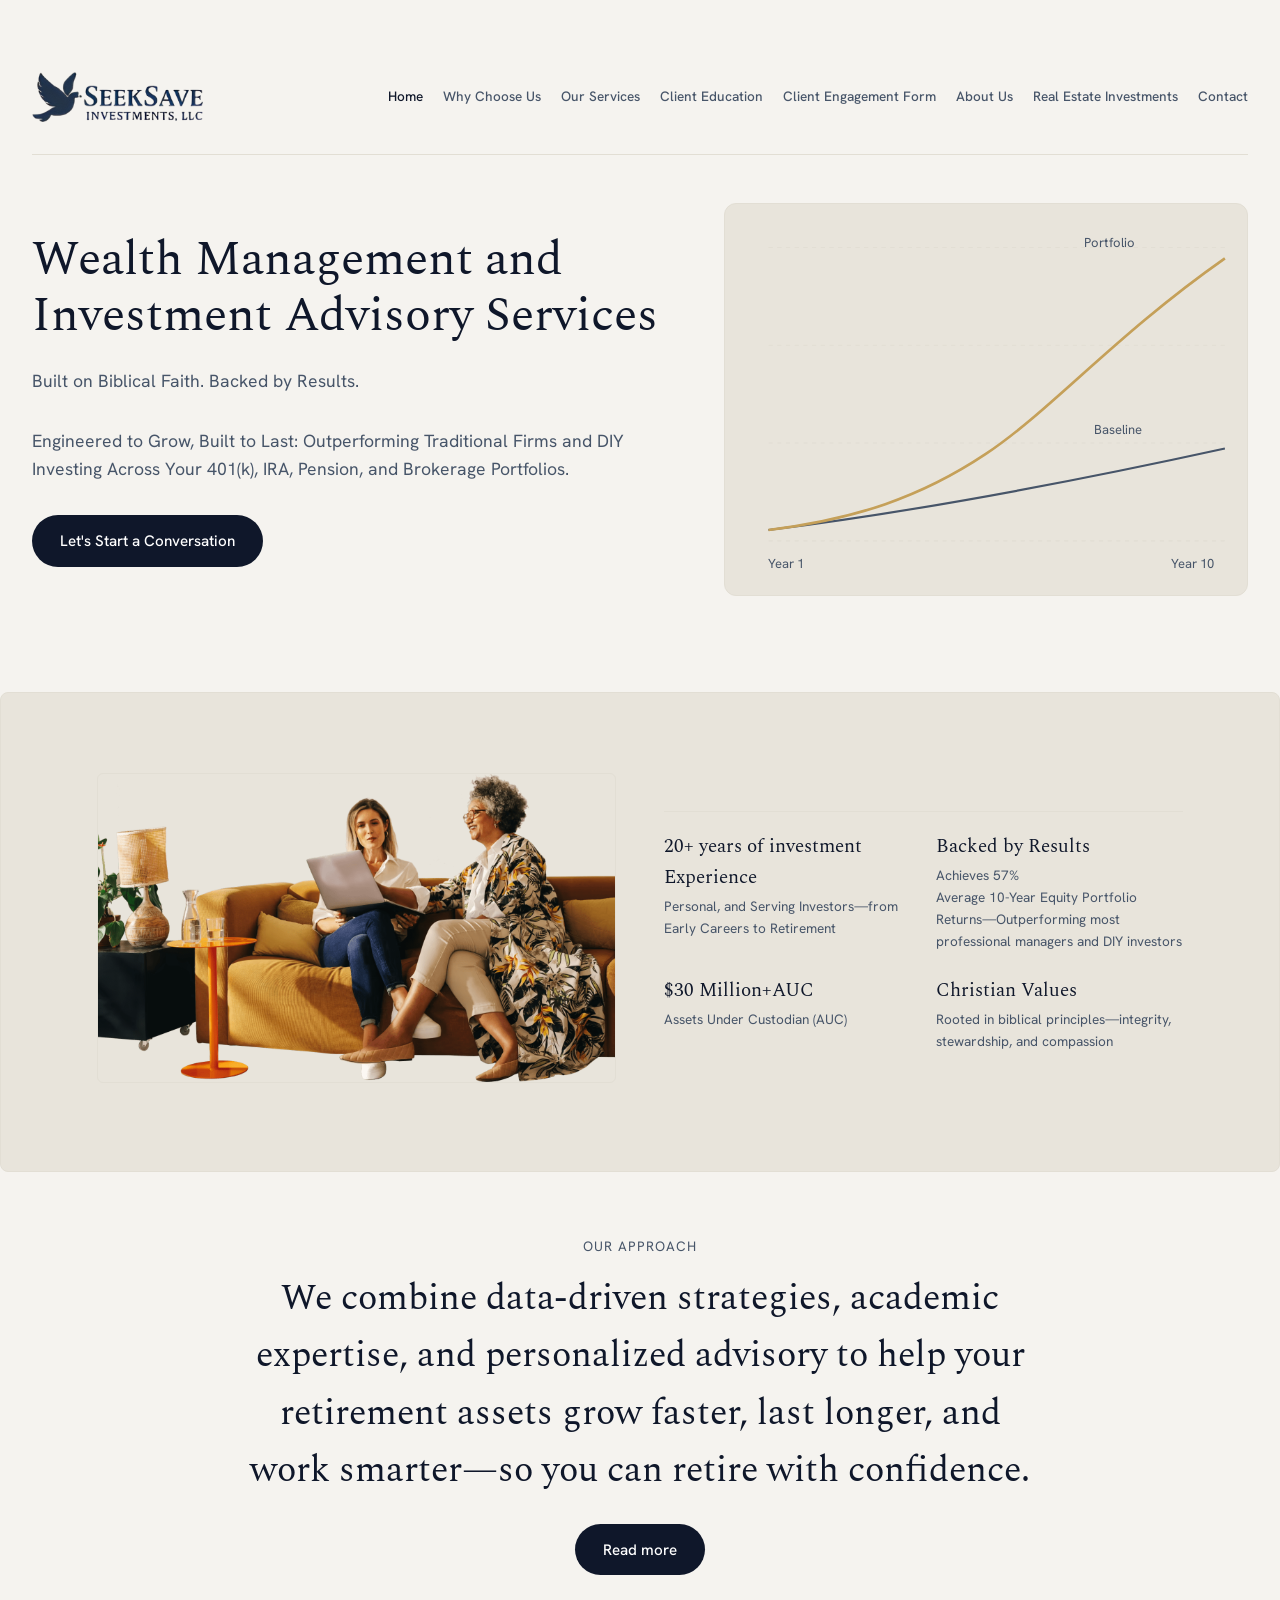
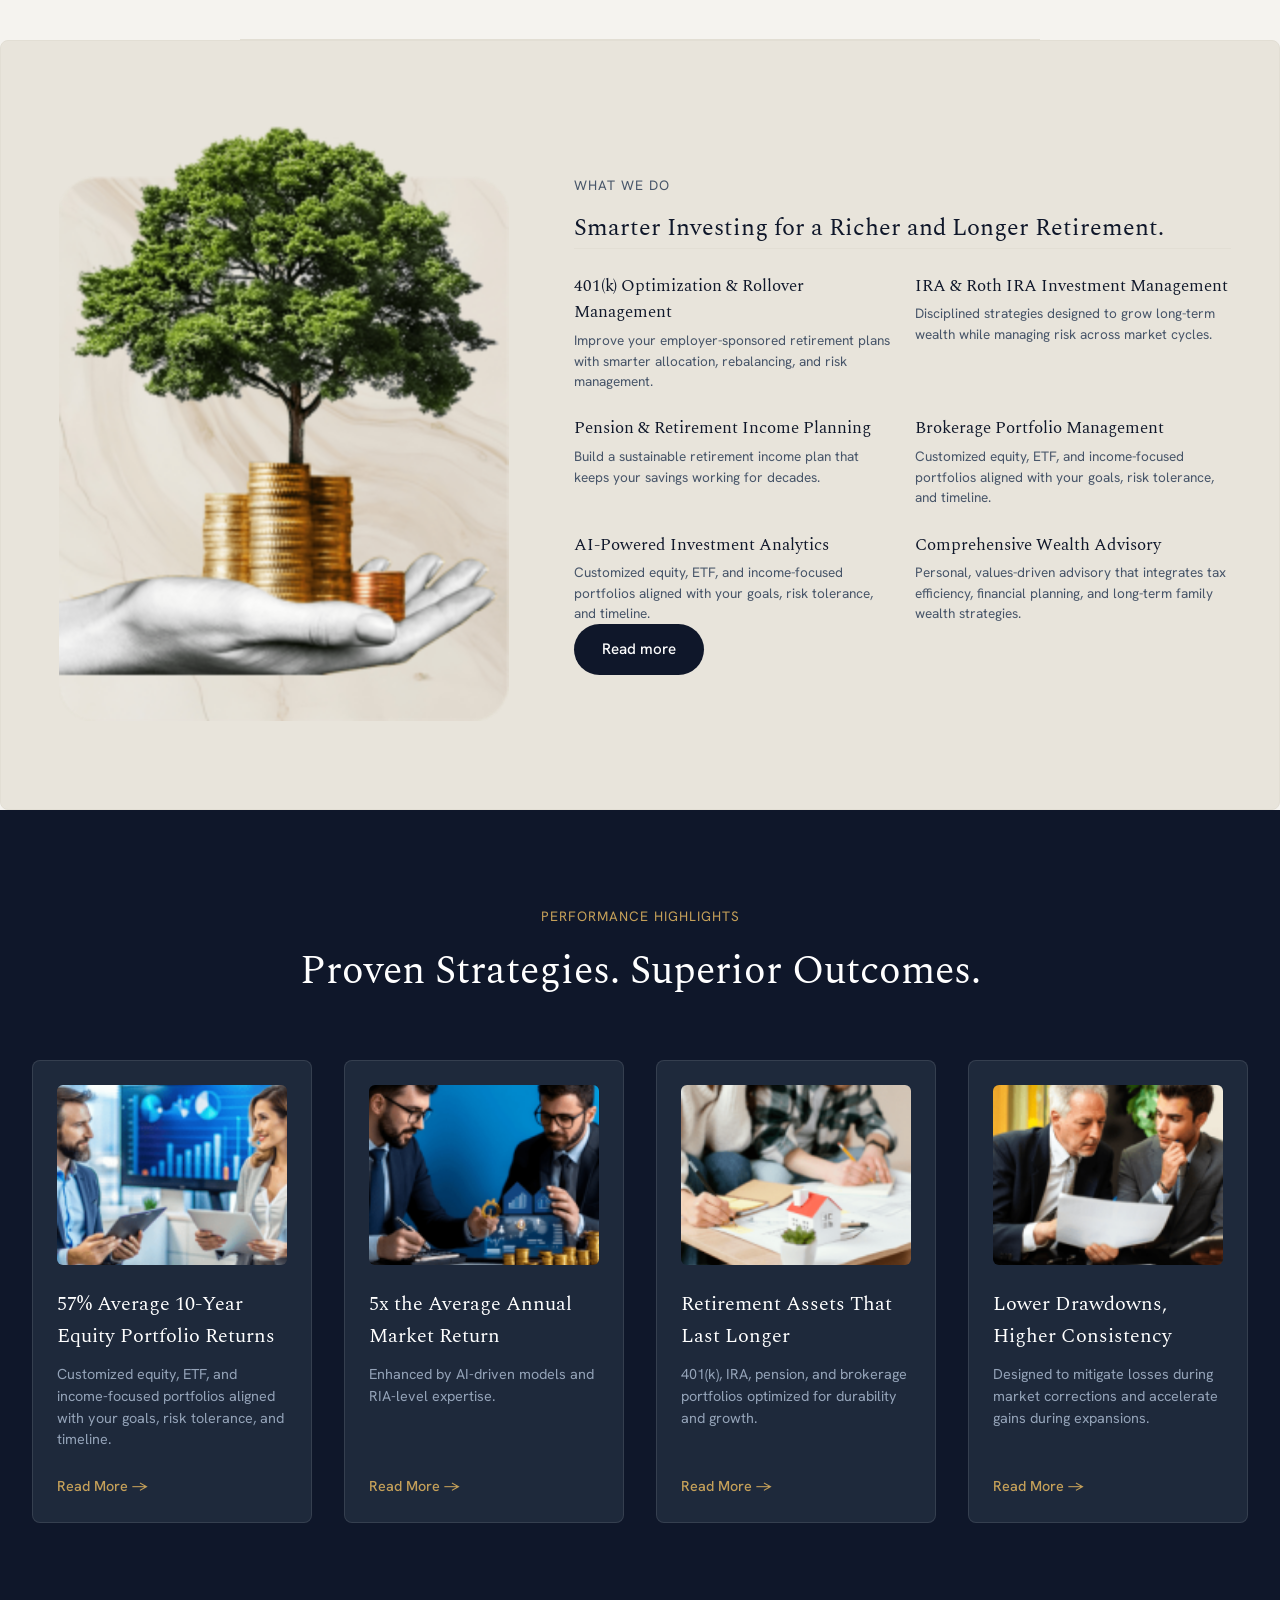
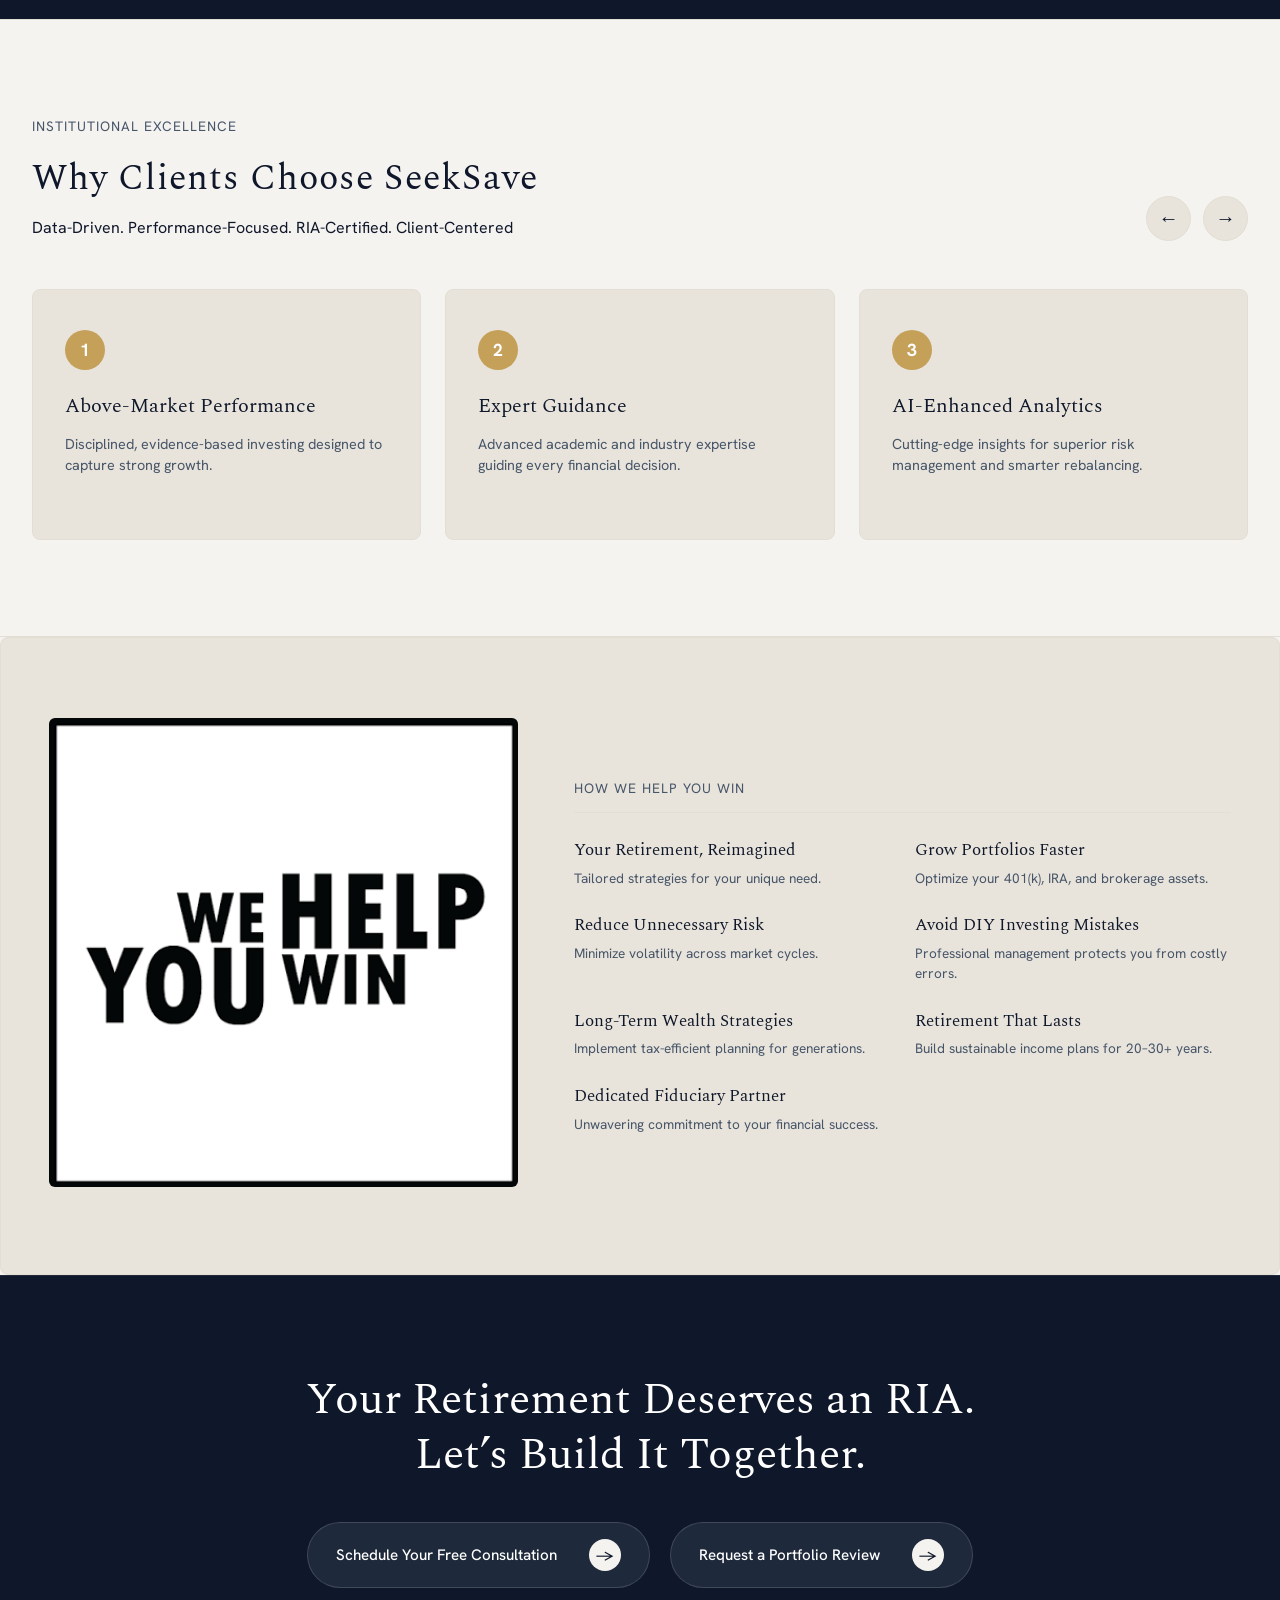
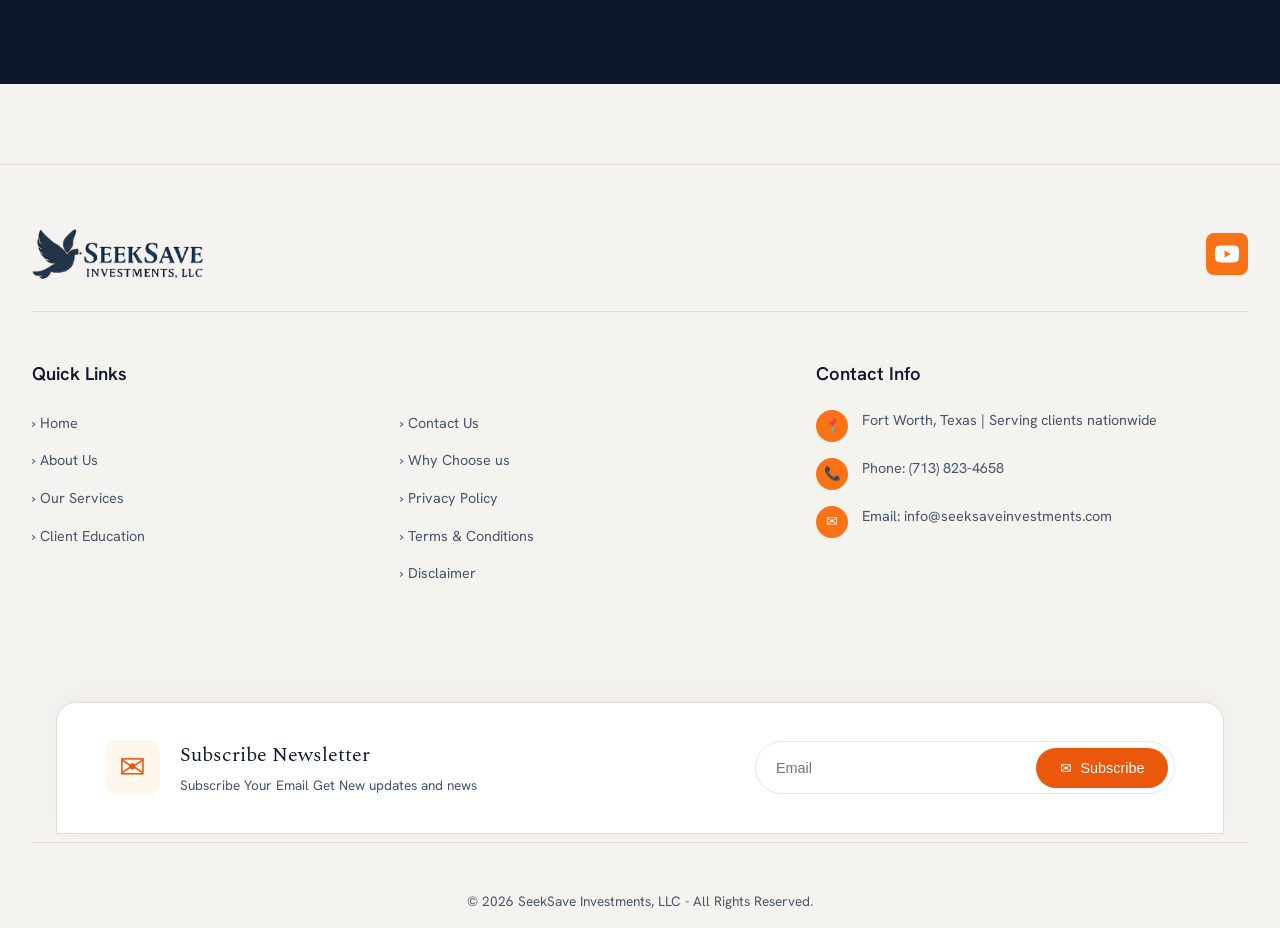
<file: index.html>
<!DOCTYPE html>
<html lang="en">
<head>
<meta charset="utf-8">
<meta name="viewport" content="width=device-width, initial-scale=1, viewport-fit=cover">
<title>SeekSave Investments — Wealth Management & Investment Advisory</title>
<link rel="preconnect" href="https://fonts.googleapis.com">
<link rel="preconnect" href="https://fonts.gstatic.com" crossorigin>
<link href="https://fonts.googleapis.com/css2?family=Spectral:wght@400;600&family=Hanken+Grotesk:wght@400;500;600&display=swap" rel="stylesheet">
<link rel="stylesheet" href="style.css">
</head>
<body>

<div class="wrap">
  <!-- Header / Navigation -->
  <header>
    <a class="logo" href="index.html">
      <img src="f20ca648-1de9-4590-8b15-9d2f7f2d26ae-Photoroom.png" alt="SeekSave Investments" style="height: 50px; width: auto; vertical-align: middle;">
    </a>
    <nav aria-label="Main">
      <a href="index.html" class="active">Home</a>
      <a href="https://seeksaveinvestments.com/why-choose-us/">Why Choose Us</a>
      <a href="https://seeksaveinvestments.com/our-services/">Our Services</a>
      <a href="https://seeksaveinvestments.com/client-education/">Client Education</a>
      <a href="https://seeksaveinvestments.com/client-engagement-form/">Client Engagement Form</a>
      <a href="https://seeksaveinvestments.com/about-us/">About Us</a>
      <a href="https://seeksaveinvestments.com/real-estate-investments/">Real Estate Investments</a>
      <a href="https://seeksaveinvestments.com/schedule-free-consultation/">Contact</a>
    </nav>
  </header>

  <main>
    <!-- Hero Section -->
    <div class="hero">
      <div>
        <h1>Wealth Management and Investment Advisory Services</h1>
        <p>Built on Biblical Faith. Backed by Results.</p>
        <p>Engineered to Grow, Built to Last: Outperforming Traditional Firms and DIY Investing Across Your 401(k), IRA, Pension, and Brokerage Portfolios.</p>
        <a class="btn" href="contact.html">Let's Start a Conversation</a>
      </div>

      <!-- Portfolio Growth / Market Trend SVG Illustration -->
      <svg class="chart" viewBox="0 0 480 360" role="img" aria-label="Illustration of a portfolio growing">
        <line class="grid" x1="40" y1="40" x2="460" y2="40"/><line class="grid" x1="40" y1="130" x2="460" y2="130"/><line class="grid" x1="40" y1="220" x2="460" y2="220"/><line class="grid" x1="40" y1="310" x2="460" y2="310"/>
        <path class="base" d="M40 300 C160 285 300 260 460 225"/>
        <path class="gain" d="M40 300 C120 290 180 270 240 230 S360 120 460 50"/>
        <text x="40" y="335">Year 1</text><text x="410" y="335">Year 10</text>
        <text x="330" y="40">Portfolio</text><text x="340" y="212">Baseline</text>
      </svg>
    </div>

    <!-- Background / Stats Section -->
    <section class="full-screen-section highlight-section">
      <div class="full-screen-container-single">
        <div class="image">
          <img src="hero_home_02_opt.avif-min.png" alt="Client consultation and asset management">
        </div>   
        <div class="split-stats">
          <div>
            <h3>20+ years of investment Experience</h3>
            <p>Personal, and Serving Investors—from Early Careers to Retirement</p>
          </div>
          <div>
            <h3>Backed by Results</h3>
            <p>Achieves 57%</p>
            <p>Average 10-Year Equity Portfolio</p>
            <p>Returns—Outperforming most professional managers and DIY investors</p>
          </div>
          <div>
            <h3>$30 Million+AUC</h3>
            <p>Assets Under Custodian (AUC)</p>
          </div>
          <div>
            <h3>Christian Values</h3>
            <p>Rooted in biblical principles—integrity, stewardship, and compassion</p>
          </div>
        </div>
      </div>
    </section>

    <!-- Our Approach Section -->
    <section id="approach-preview" class="centered-section">
      <p class="section-eyebrow">Our approach</p>
      <h2>We combine data-driven strategies, academic expertise, and personalized advisory to help your retirement assets grow faster, last longer, and work smarter—so you can retire with confidence.</h2>
      <a class="btn" href="approach.html">Read more</a>
    </section>
      
    <!-- What We Do Full-Width Section -->
    <section class="full-screen-section highlight-section">
      <div class="full-screen-container">
        <div class="split-image">
          <img src="Group-1171276813-min-225x300.png" alt="Client consultation and asset management">
        </div>
        <div class="split-content">
          <span class="section-eyebrow">What We Do</span>
          <h2>Smarter Investing for a Richer and Longer Retirement.</h2>
          
          <div class="split-stats service-grid">
            <div>
              <h3>401(k) Optimization & Rollover Management</h3>
              <p>Improve your employer-sponsored retirement plans with smarter allocation, rebalancing, and risk management.</p>
            </div>
            <div>
              <h3>IRA & Roth IRA Investment Management</h3>
              <p>Disciplined strategies designed to grow long-term wealth while managing risk across market cycles.</p>
            </div>
            <div>
              <h3>Pension & Retirement Income Planning</h3>
              <p>Build a sustainable retirement income plan that keeps your savings working for decades.</p>
            </div>
            <div>
              <h3>Brokerage Portfolio Management</h3>
              <p>Customized equity, ETF, and income-focused portfolios aligned with your goals, risk tolerance, and timeline.</p>
            </div>
            <div>
              <h3>AI-Powered Investment Analytics</h3>
              <p>Customized equity, ETF, and income-focused portfolios aligned with your goals, risk tolerance, and timeline.</p>
            </div>
            <div>
              <h3>Comprehensive Wealth Advisory</h3>
              <p>Personal, values-driven advisory that integrates tax efficiency, financial planning, and long-term family wealth strategies.</p>
            </div>
          </div>
          <a class="btn" href="about-us.html">Read more</a>
        </div>
      </div>
    </section>

    <!-- Performance Highlights / Strategy Cards Section -->
    <section class="highlights-section">
      <div class="highlights-container">
        <div class="highlights-header">
          <span class="section-eyebrow" style="color: #c5a059;">Performance Highlights</span>
          <h2>Proven Strategies. Superior Outcomes.</h2>
        </div>
        
        <div class="cards-grid">
          <!-- Card 1 -->
          <div class="card">
            <div class="card-image">
              <img src="Container-min-1-150x150.png" alt="Equity Portfolio Returns">
            </div>
            <div class="card-content">
              <h3>57% Average 10-Year Equity Portfolio Returns</h3>
              <p>Customized equity, ETF, and income-focused portfolios aligned with your goals, risk tolerance, and timeline.</p>
            </div>
            <a href="our-services.html" class="card-btn">Read More →</a>
          </div>

          <!-- Card 2 -->
          <div class="card">
            <div class="card-image">
              <img src="Container-1-min-2-150x150.png" alt="AI-Driven Market Return">
            </div>
            <div class="card-content">
              <h3>5x the Average Annual Market Return</h3>
              <p>Enhanced by AI-driven models and RIA-level expertise.</p>
            </div>
            <a href="our-services.html" class="card-btn">Read More →</a>
          </div>

          <!-- Card 3 -->
          <div class="card">
            <div class="card-image">
              <img src="Container-2-min-2-150x150.png" alt="Retirement Assets">
            </div>
            <div class="card-content">
              <h3>Retirement Assets That Last Longer</h3>
              <p>401(k), IRA, pension, and brokerage portfolios optimized for durability and growth.</p>
            </div>
            <a href="our-services.html" class="card-btn">Read More →</a>
          </div>

          <!-- Card 4 -->
          <div class="card">
            <div class="card-image">
              <img src="Container-3-min-1-150x150.png" alt="Lower Drawdowns">
            </div>
            <div class="card-content">
              <h3>Lower Drawdowns, Higher Consistency</h3>
              <p>Designed to mitigate losses during market corrections and accelerate gains during expansions.</p>
            </div>
            <a href="our-services.html" class="card-btn">Read More →</a>
          </div>
        </div>
      </div>
    </section>  

    <!-- Why Clients Choose SeekSave (Interactive Carousel / Slider) -->
    <section class="why-choose-section inverted-cream-theme">
      <div class="why-container">
        <div class="why-header">
          <div class="header-text-group">
            <span class="section-eyebrow">Institutional Excellence</span>
            <h2 class="why-title">Why Clients Choose SeekSave</h2>
            <p>Data-Driven. Performance-Focused. RIA-Certified. Client-Centered</p>
          </div>
          
          <!-- Navigation Arrows -->
          <div class="carousel-nav">
            <button class="carousel-btn prev-btn" aria-label="Previous reasons">←</button>
            <button class="carousel-btn next-btn" aria-label="Next reasons">→</button>
          </div>
        </div>

        <!-- Carousel Track -->
        <div class="carousel-viewport">
          <div class="reasons-carousel-track">
            <!-- Card 1 -->
            <a href="why-choose-us.html" class="reason-card">
              <div class="reason-badge">1</div>
              <h3>Above-Market Performance</h3>
              <p>Disciplined, evidence-based investing designed to capture strong growth.</p>
            </a>
            <!-- Card 2 -->
            <a href="why-choose-us.html" class="reason-card">
              <div class="reason-badge">2</div>
              <h3>Expert Guidance</h3>
              <p>Advanced academic and industry expertise guiding every financial decision.</p>
            </a>
            <!-- Card 3 -->
            <a href="why-choose-us.html" class="reason-card">
              <div class="reason-badge">3</div>
              <h3>AI-Enhanced Analytics</h3>
              <p>Cutting-edge insights for superior risk management and smarter rebalancing.</p>
            </a>
            <!-- Card 4 -->
            <a href="why-choose-us.html" class="reason-card">
              <div class="reason-badge">4</div>
              <h3>Transparent Fiduciary Advice</h3>
              <p>Your interests always come first. Registered Investment Advisor (RIA) held to the highest fiduciary standard.</p>
            </a>
            <!-- Card 5 -->
            <a href="why-choose-us.html" class="reason-card">
              <div class="reason-badge">5</div>
              <h3>Strategy</h3>
              <p>Strategies built to outperform DIY and traditional firms</p>
            </a>
          </div>
        </div>
      </div>
    </section>


    <script>
      document.addEventListener('DOMContentLoaded', function () {
        const track = document.querySelector('.reasons-carousel-track');
        const cards = document.querySelectorAll('.reason-card');
        const nextBtn = document.querySelector('.next-btn');
        const prevBtn = document.querySelector('.prev-btn');
    
        if (!track || cards.length === 0) return;
    
        let currentIndex = 0;
    
        function getCardsPerView() {
          if (window.innerWidth <= 650) return 1;
          if (window.innerWidth <= 1100) return 2;
          return 3;
        }
    
        function updateCarousel() {
          const cardsPerView = getCardsPerView();
          const maxIndex = cards.length - cardsPerView;
    
          if (currentIndex > maxIndex) currentIndex = maxIndex;
          if (currentIndex < 0) currentIndex = 0;
    
          const cardWidth = cards[0].getBoundingClientRect().width;
          const gap = parseFloat(window.getComputedStyle(track).gap) || 24;
          const shiftAmount = currentIndex * (cardWidth + gap);
    
          track.style.transform = `translateX(-${shiftAmount}px)`;
        }
    
        if (nextBtn) {
          nextBtn.addEventListener('click', function () {
            const cardsPerView = getCardsPerView();
            const maxIndex = cards.length - cardsPerView;
            if (currentIndex < maxIndex) {
              currentIndex++;
              updateCarousel();
            }
          });
        }
    
        if (prevBtn) {
          prevBtn.addEventListener('click', function () {
            if (currentIndex > 0) {
              currentIndex--;
              updateCarousel();
            }
          });
        }
    
        window.addEventListener('resize', updateCarousel);
      });
    </script>

    
    <!-- How We Help You Win -->
    <section class="full-screen-section highlight-section">
      <div class="full-screen-container">
        <div class="split-image">
          <img src="images (2).png" alt="How we help you win">
        </div>
        <div class="split-content">
          <span class="section-eyebrow">HOW WE HELP YOU WIN</span>
          <div class="split-stats service-grid">
            <div>
              <h3>Your Retirement, Reimagined</h3>
              <p>Tailored strategies for your unique need.</p>
            </div>
            <div>
              <h3>Grow Portfolios Faster</h3>
              <p>Optimize your 401(k), IRA, and brokerage assets.</p>
            </div>
            <div>
              <h3>Reduce Unnecessary Risk</h3>
              <p>Minimize volatility across market cycles.</p>
            </div>
            <div>
              <h3>Avoid DIY Investing Mistakes</h3>
              <p>Professional management protects you from costly errors.</p>
            </div>
            <div>
              <h3>Long-Term Wealth Strategies</h3>
              <p>Implement tax-efficient planning for generations.</p>
            </div>
            <div>
              <h3>Retirement That Lasts</h3>
              <p>Build sustainable income plans for 20–30+ years.</p>
            </div>
            <div>
              <h3>Dedicated Fiduciary Partner</h3>
              <p>Unwavering commitment to your financial success.</p>
            </div>
          </div>
        </div>
      </div>
    </section>

    <!-- Call to Action Section -->
    <section class="cta-section">
      <div class="cta-container">
        <h2>Your Retirement Deserves an RIA.<br>Let’s Build It Together.</h2>
        <div class="cta-buttons">
          <a href="consultation.html" class="cta-btn primary-btn">
            <span>Schedule Your Free Consultation</span>
            <span class="btn-arrow">→</span>
          </a>
          <a href="client-engagement.html" class="cta-btn secondary-btn">
            <span>Request a Portfolio Review</span>
            <span class="btn-arrow">→</span>
          </a>
        </div>
      </div>
    </section>
  </main>
</div>

<!-- Footer Section -->
<footer class="site-footer">
  <div class="footer-container">
    <!-- Top Row: Logo & YouTube Social Icon -->
    <div class="footer-top-row">
      <div class="footer-logo">
        <a href="index.html" class="logo">
          <img src="f20ca648-1de9-4590-8b15-9d2f7f2d26ae-Photoroom.png" alt="SeekSave Investments" style="height: 50px; width: auto; vertical-align: middle;">
        </a>
      </div>
      <div class="footer-social">
        <a href="https://www.youtube.com/@SeekSaveInvestments" target="_blank" aria-label="YouTube" class="social-icon">
          <svg width="24" height="24" viewBox="0 0 24 24" fill="currentColor">
            <path d="M23.498 6.186a3.016 3.016 0 0 0-2.122-2.136C19.505 3.545 12 3.545 12 3.545s-7.505 0-9.377.505A3.017 3.017 0 0 0 .502 6.186C0 8.07 0 12 0 12s0 3.93.502 5.814a3.016 3.016 0 0 0 2.122 2.136c1.871.505 9.376.505 9.376.505s7.505 0 9.377-.505a3.015 3.015 0 0 0 2.122-2.136C24 15.93 24 12 24 12s0-3.93-.502-5.814zM9.545 15.568V8.432L15.818 12l-6.273 3.568z"/>
          </svg>
        </a>
      </div>
    </div>

    <hr class="footer-divider">

    <!-- Columns Row -->
    <div class="footer-grid">
      <!-- Column 1: Quick Links (Split into 2 Sub-columns) -->
      <div class="footer-col quick-links-col">
        <h4>Quick Links</h4>
        <div class="links-subgrid">
          <ul class="footer-links">
            <li><a href="index.html">› Home</a></li>
            <li><a href="about.html">› About Us</a></li>
            <li><a href="our-services.html">› Our Services</a></li>
            <li><a href="education.html">› Client Education</a></li>
          </ul>
          <ul class="footer-links">
            <li><a href="contact.html">› Contact Us</a></li>
            <li><a href="why-choose.html">› Why Choose us</a></li>
            <li><a href="privacy.html">› Privacy Policy</a></li>
            <li><a href="terms.html">› Terms & Conditions</a></li>
            <li><a href="disclaimer.html">› Disclaimer</a></li>
          </ul>
        </div>
      </div>

      <!-- Column 2: Contact Info -->
      <div class="footer-col">
        <h4>Contact Info</h4>
        <ul class="footer-contact-list">
          <li>
            <span class="contact-badge location-badge">📍</span>
            <span>Fort Worth, Texas | Serving clients nationwide</span>
          </li>
          <li>
            <span class="contact-badge phone-badge">📞</span>
            <span>Phone: (713) 823-4658</span>
          </li>
          <li>
            <span class="contact-badge email-badge">✉</span>
            <span>Email: info@seeksaveinvestments.com</span>
          </li>
        </ul>
      </div>
    </div>
  </div>

  <!-- Floating Newsletter Card -->
  <div class="newsletter-card-wrapper">
    <div class="newsletter-card">
      <div class="newsletter-icon-title">
        <div class="envelope-icon">✉</div>
        <div>
          <h3>Subscribe Newsletter</h3>
          <p>Subscribe Your Email Get New updates and news</p>
        </div>
      </div>
      <form class="newsletter-form" onsubmit="event.preventDefault();">
        <input type="email" placeholder="Email" required>
        <button type="submit" class="subscribe-btn">
          <span>✉</span> Subscribe
        </button>
      </form>
    </div>
  </div>

  <!-- Copyright Bar -->
  <div class="footer-bottom-bar">
    <p>© 2026 SeekSave Investments, LLC - All Rights Reserved.</p>
  </div>
</footer>

</body>
</html>
</file>
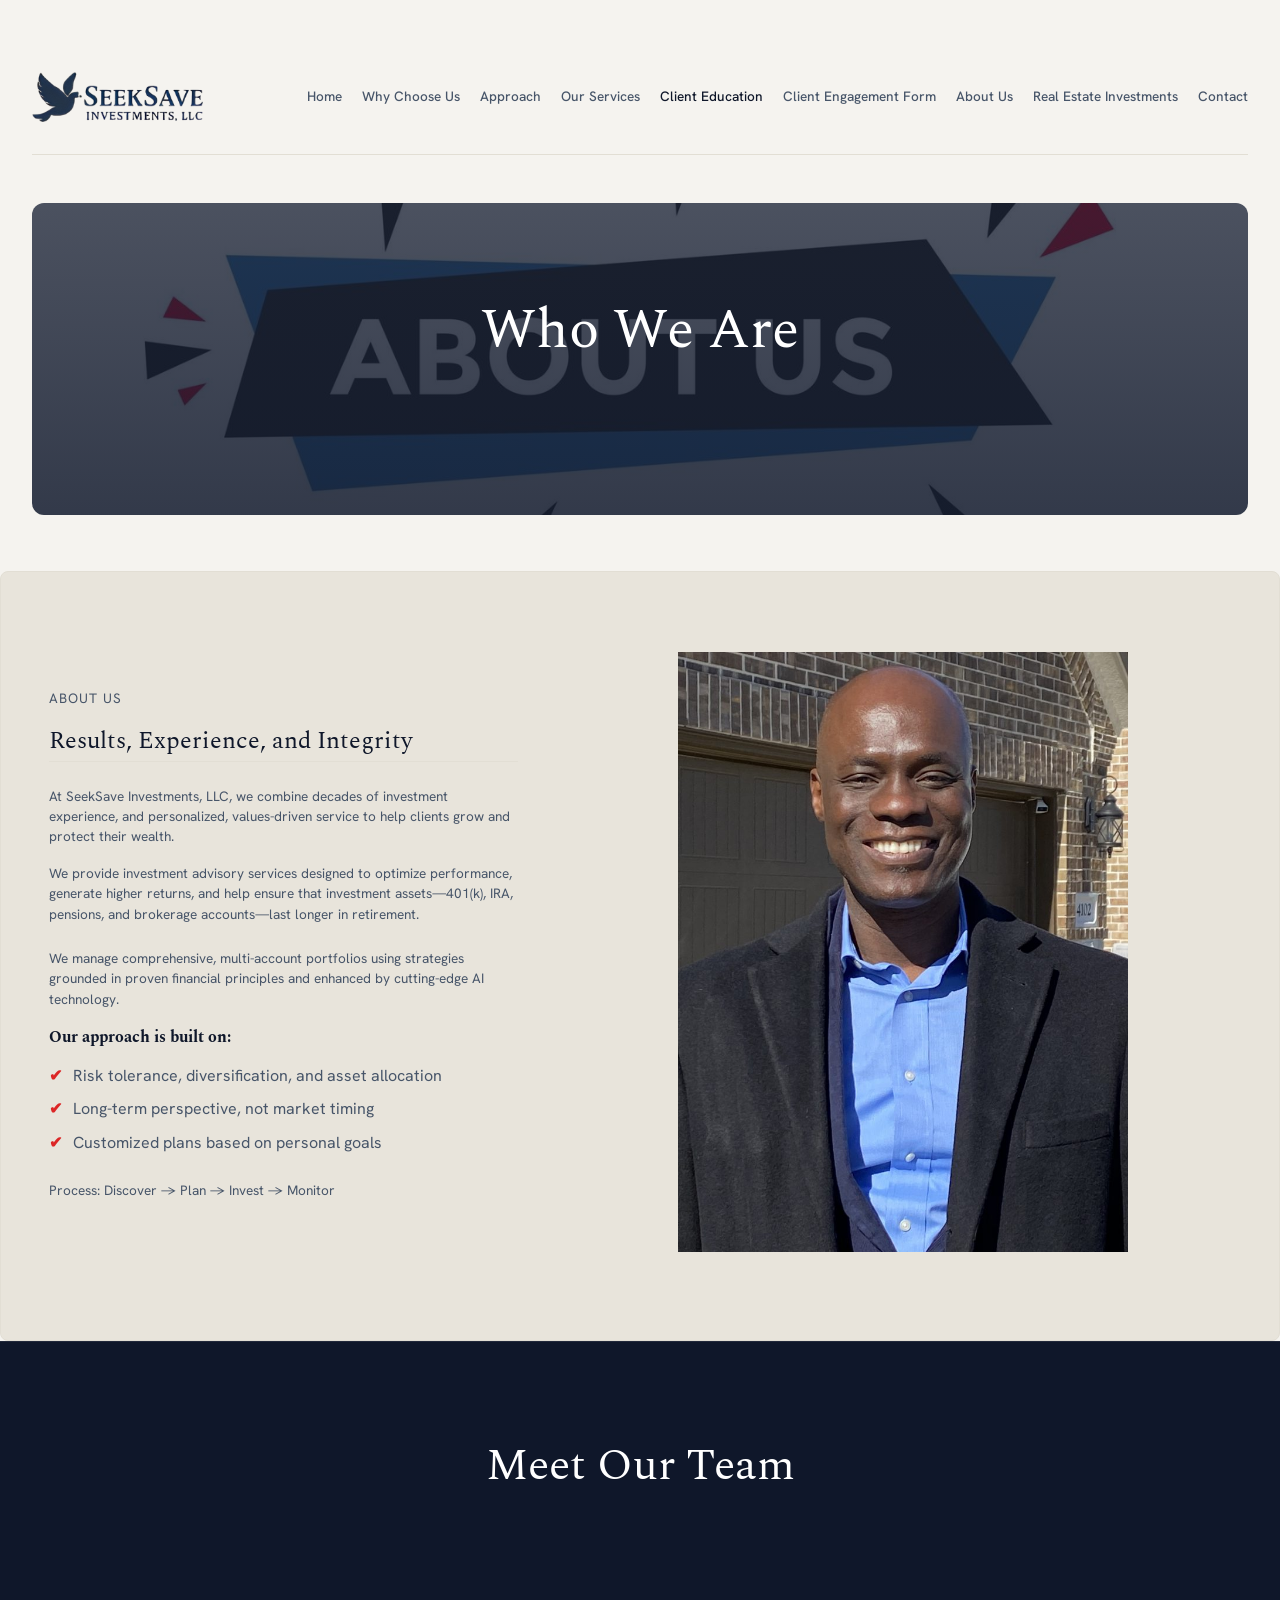
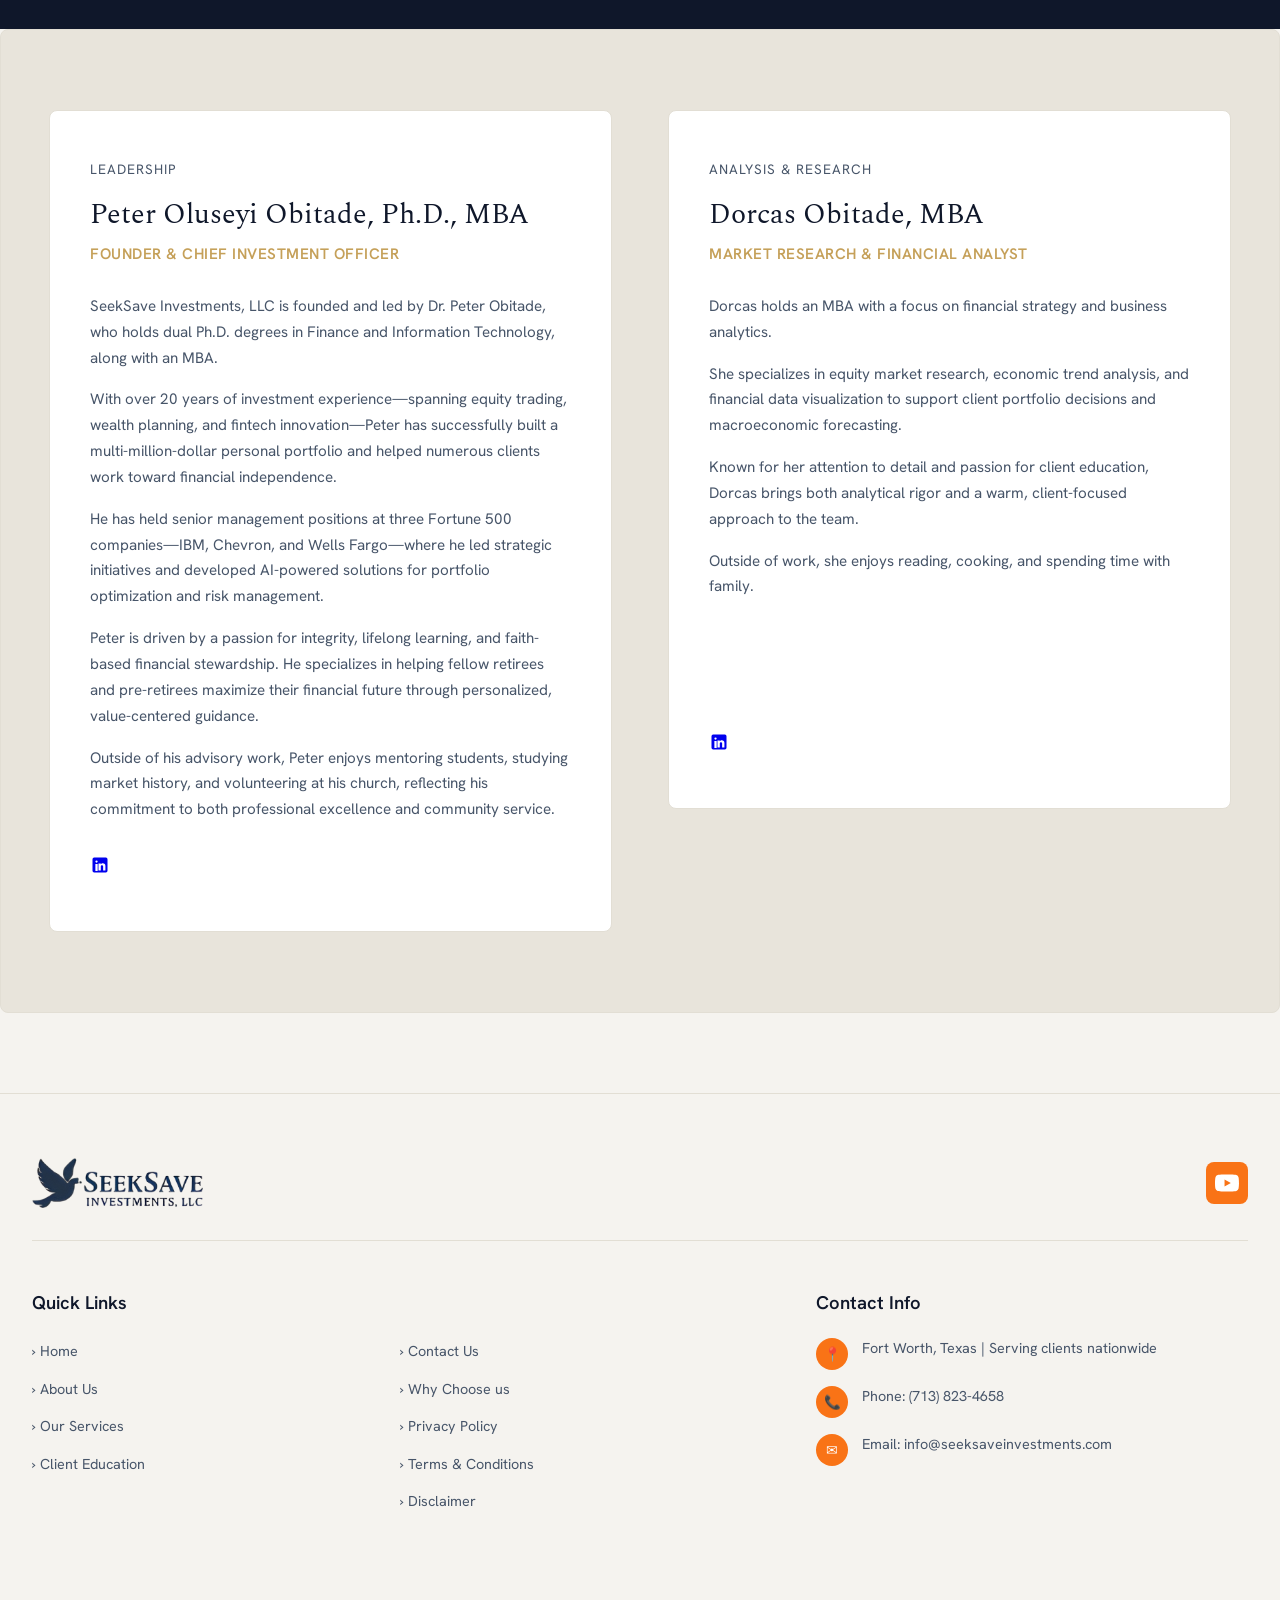
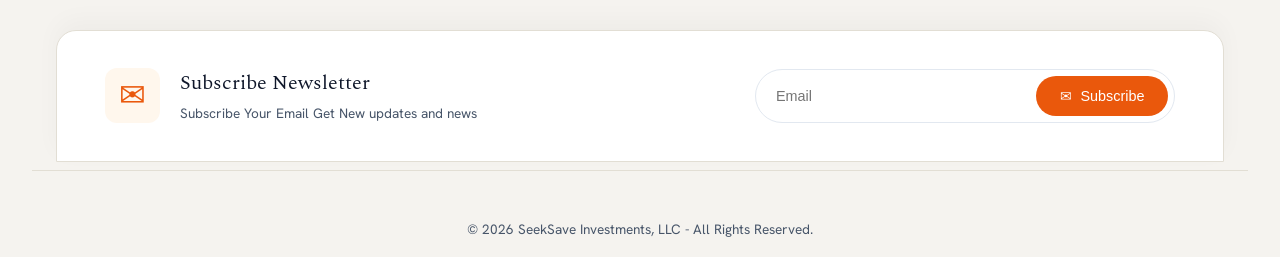
<file: about-us.html>
<!DOCTYPE html>
<html lang="en">
<head>
<meta charset="utf-8">
<meta name="viewport" content="width=device-width, initial-scale=1, viewport-fit=cover">
<title>About Us — SeekSave Investments</title>
<link rel="preconnect" href="https://fonts.googleapis.com">
<link rel="preconnect" href="https://fonts.gstatic.com" crossorigin>
<link href="https://fonts.googleapis.com/css2?family=Spectral:wght@400;600&family=Hanken+Grotesk:wght@400;500;600&display=swap" rel="stylesheet">
<link rel="stylesheet" href="style.css">
</head>
<body>

<div class="wrap">
  <!-- Header / Navigation -->
  <header>
    <a class="logo" href="index.html">
      <img src="f20ca648-1de9-4590-8b15-9d2f7f2d26ae-Photoroom.png" alt="SeekSave Investments" style="height: 50px; width: auto; vertical-align: middle;">
    </a>
    <nav aria-label="Main">
      <a href="index.html">Home</a>
      <a href="why-choose-us.html">Why Choose Us</a>
      <a href="approach.html">Approach</a>
      <a href="our-services.html">Our Services</a>
      <a href="client-education.html" class="active">Client Education</a>
      <a href="client-engagement.html">Client Engagement Form</a>
      <a href="about-us.html">About Us</a>
      <a href="real-estate.html">Real Estate Investments</a>
      <a href="contact.html">Contact</a>
    </nav>
  </header>

  <main>
    <!-- Page Header Hero Block -->
    <section class="page-hero-section" style="background-image: linear-gradient(rgba(15, 23, 42, 0.75), rgba(15, 23, 42, 0.85)), url('about-us.jpg'); background-size: cover; background-position: center; background-repeat: no-repeat; padding: 6rem 2rem; border-radius: 12px; margin-bottom: 3.5rem !important; text-align: center; color: #ffffff;">
    <h1 style="font-family: 'Spectral', serif; font-size: 3.5rem; margin-bottom: 3.5rem !important; text-align: center; font-weight: 400; line-height: 1.15; margin: 0; color: #ffffff;">
        Who We Are
      </h1>
    </section>


    <!-- Section 1: Results, Experience, and Integrity -->
    <section class="full-screen-section highlight-section" style="border-top: 1px solid var(--border);">
      <div class="full-screen-container">
        <div class="split-content">
          <span class="section-eyebrow">About Us</span>
          <h2>Results, Experience, and Integrity</h2>
          
          <div class="split-stats service-grid" style="display: grid; grid-template-columns: 1fr; gap: 1.5rem;">
            <div>
              <p style="margin-bottom: 1rem;">At SeekSave Investments, LLC, we combine decades of investment experience, and personalized, values-driven service to help clients grow and protect their wealth.</p>
              <p style="margin-bottom: 1.5rem;">We provide investment advisory services designed to optimize performance, generate higher returns, and help ensure that investment assets—401(k), IRA, pensions, and brokerage accounts—last longer in retirement.</p>
              <p style="margin-bottom: 1rem;">We manage comprehensive, multi-account portfolios using strategies grounded in proven financial principles and enhanced by cutting-edge AI technology.</p>  

              <h4 style="font-family: 'Spectral', serif; margin-bottom: 0.75rem; color: var(--text);">Our approach is built on:</h4>
              <ul style="list-style: none; padding: 0; margin: 0 0 1.5rem 0; display: flex; flex-direction: column; gap: 0.5rem;">
                <li style="position: relative; padding-left: 1.5rem; color: var(--muted);">
                  <span style="position: absolute; left: 0; color: #dc2626; font-weight: bold;">✔</span> Risk tolerance, diversification, and asset allocation
                </li>
                <li style="position: relative; padding-left: 1.5rem; color: var(--muted);">
                  <span style="position: absolute; left: 0; color: #dc2626; font-weight: bold;">✔</span> Long-term perspective, not market timing
                </li>
                <li style="position: relative; padding-left: 1.5rem; color: var(--muted);">
                  <span style="position: absolute; left: 0; color: #dc2626; font-weight: bold;">✔</span> Customized plans based on personal goals
                </li>
              </ul>

              <p style="margin-bottom: 1.5rem;">Process: Discover → Plan → Invest → Monitor</p>

            </div>
          </div>
        </div>
        <div class="split-image">
            <img src="My-Main-Photo.jpg" alt="Portrait">
        </div>
      </div>
    </section>


    <!-- Meet Our Team Section (Matching Section 1 Full-Screen Split Layout) -->
    <section class="cta-section">

      <div class="cta-container">

        <h2>Meet Our Team</h2>

      </div>

    </section>
    
    <section class="full-screen-section highlight-section" style="border-top: 1px solid var(--border);">
      <div class="full-screen-container" style="grid-template-columns: 1fr 1fr; gap: 3.5rem; align-items: start;">
        
        <!-- Column 1: Dr. Peter Obitade -->
        <div class="split-content" style="background: var(--surface); padding: 3rem 2.5rem; border-radius: 8px; border: 1px solid var(--border); box-sizing: border-box;">
          <span class="section-eyebrow">Leadership</span>
          <h2 style="font-size: 1.75rem; margin-bottom: 0.25rem;">Peter Oluseyi Obitade, Ph.D., MBA</h2>
          <p style="color: var(--accent); font-weight: 600; font-size: 0.95rem; margin-bottom: 1.75rem; text-transform: uppercase; letter-spacing: 0.5px;">Founder & Chief Investment Officer</p>
          
          <div style="display: flex; flex-direction: column; gap: 1rem; color: var(--muted); font-size: 0.95rem; line-height: 1.7;">
            <p>SeekSave Investments, LLC is founded and led by Dr. Peter Obitade, who holds dual Ph.D. degrees in Finance and Information Technology, along with an MBA.</p>
            <p>With over 20 years of investment experience—spanning equity trading, wealth planning, and fintech innovation—Peter has successfully built a multi-million-dollar personal portfolio and helped numerous clients work toward financial independence.</p>
            <p>He has held senior management positions at three Fortune 500 companies—IBM, Chevron, and Wells Fargo—where he led strategic initiatives and developed AI-powered solutions for portfolio optimization and risk management.</p>
            <p>Peter is driven by a passion for integrity, lifelong learning, and faith-based financial stewardship. He specializes in helping fellow retirees and pre-retirees maximize their financial future through personalized, value-centered guidance.</p>
            <p>Outside of his advisory work, Peter enjoys mentoring students, studying market history, and volunteering at his church, reflecting his commitment to both professional excellence and community service.</p>
          </div>

          <div style="margin-top: 2rem;">
            <a href="https://www.linkedin.com" target="_blank" aria-label="LinkedIn" class="linkedin-btn">
              <svg width="20" height="20" viewBox="0 0 24 24" fill="currentColor">
                <path d="M19 3a2 2 0 0 1 2 2v14a2 2 0 0 1-2 2H5a2 2 0 0 1-2-2V5a2 2 0 0 1 2-2h14m-.5 15.5v-5.3a3.26 3.26 0 0 0-3.26-3.26c-.85 0-1.84.52-2.28 1.3v-1.11h-2.79v8.37h2.79v-4.93c0-.77.62-1.4 1.39-1.4a1.4 1.4 0 0 1 1.4 1.4v4.93h2.75M6.46 10.9v8.37H9.2v-8.37H6.46M7.83 6.46a1.38 1.38 0 0 0-1.38 1.38 1.38 1.38 0 0 0 1.38 1.38 1.38 1.38 0 0 0 1.38-1.38 1.38 1.38 0 0 0-1.38-1.38Z"/>
              </svg>
            </a>
          </div>
        </div>

        <!-- Column 2: Dorcas Obitade -->
        <div class="split-content" style="background: var(--surface); padding: 3rem 2.5rem; border-radius: 8px; border: 1px solid var(--border); box-sizing: border-box;">
          <span class="section-eyebrow">Analysis & Research</span>
          <h2 style="font-size: 1.75rem; margin-bottom: 0.25rem;">Dorcas Obitade, MBA</h2>
          <p style="color: var(--accent); font-weight: 600; font-size: 0.95rem; margin-bottom: 1.75rem; text-transform: uppercase; letter-spacing: 0.5px;">Market Research & Financial Analyst</p>
          
          <div style="display: flex; flex-direction: column; gap: 1rem; color: var(--muted); font-size: 0.95rem; line-height: 1.7;">
            <p>Dorcas holds an MBA with a focus on financial strategy and business analytics.</p>
            <p>She specializes in equity market research, economic trend analysis, and financial data visualization to support client portfolio decisions and macroeconomic forecasting.</p>
            <p>Known for her attention to detail and passion for client education, Dorcas brings both analytical rigor and a warm, client-focused approach to the team.</p>
            <p style="margin-bottom: 6.25rem;">Outside of work, she enjoys reading, cooking, and spending time with family.</p>
          </div>

          <div style="margin-top: 2rem;">
            <a href="https://www.linkedin.com" target="_blank" aria-label="LinkedIn" class="linkedin-btn">
              <svg width="20" height="20" viewBox="0 0 24 24" fill="currentColor">
                <path d="M19 3a2 2 0 0 1 2 2v14a2 2 0 0 1-2 2H5a2 2 0 0 1-2-2V5a2 2 0 0 1 2-2h14m-.5 15.5v-5.3a3.26 3.26 0 0 0-3.26-3.26c-.85 0-1.84.52-2.28 1.3v-1.11h-2.79v8.37h2.79v-4.93c0-.77.62-1.4 1.39-1.4a1.4 1.4 0 0 1 1.4 1.4v4.93h2.75M6.46 10.9v8.37H9.2v-8.37H6.46M7.83 6.46a1.38 1.38 0 0 0-1.38 1.38 1.38 1.38 0 0 0 1.38 1.38 1.38 1.38 0 0 0 1.38-1.38 1.38 1.38 0 0 0-1.38-1.38Z"/>
              </svg>
            </a>
          </div>
        </div>

      </div>
    </section>

    
  </main>
</div>

<!-- Footer Section -->
<footer class="site-footer">
  <div class="footer-container">
    <!-- Top Row: Logo & YouTube Social Icon -->
    <div class="footer-top-row">
      <div class="footer-logo">
        <a href="index.html" class="logo">
          <img src="f20ca648-1de9-4590-8b15-9d2f7f2d26ae-Photoroom.png" alt="SeekSave Investments" style="height: 50px; width: auto; vertical-align: middle;">
        </a>
      </div>
      <div class="footer-social">
        <a href="https://www.youtube.com/@SeekSaveInvestments" target="_blank" aria-label="YouTube" class="social-icon">
          <svg width="24" height="24" viewBox="0 0 24 24" fill="currentColor">
            <path d="M23.498 6.186a3.016 3.016 0 0 0-2.122-2.136C19.505 3.545 12 3.545 12 3.545s-7.505 0-9.377.505A3.017 3.017 0 0 0 .502 6.186C0 8.07 0 12 0 12s0 3.93.502 5.814a3.016 3.016 0 0 0 2.122 2.136c1.871.505 9.376.505 9.376.505s7.505 0 9.377-.505a3.015 3.015 0 0 0 2.122-2.136C24 15.93 24 12 24 12s0-3.93-.502-5.814zM9.545 15.568V8.432L15.818 12l-6.273 3.568z"/>
          </svg>
        </a>
      </div>
    </div>

    <hr class="footer-divider">

    <!-- Columns Row -->
    <div class="footer-grid">
      <!-- Column 1: Quick Links (Split into 2 Sub-columns) -->
      <div class="footer-col quick-links-col">
        <h4>Quick Links</h4>
        <div class="links-subgrid">
          <ul class="footer-links">
            <li><a href="index.html">› Home</a></li>
            <li><a href="about-us.html">› About Us</a></li>
            <li><a href="our-services.html">› Our Services</a></li>
            <li><a href="client-education.html" class="active">› Client Education</a></li>
          </ul>
          <ul class="footer-links">
            <li><a href="contact.html">› Contact Us</a></li>
            <li><a href="why-choose-us.html">› Why Choose us</a></li>
            <li><a href="privacy.html">› Privacy Policy</a></li>
            <li><a href="terms.html">› Terms & Conditions</a></li>
            <li><a href="disclaimer.html">› Disclaimer</a></li>
          </ul>
        </div>
      </div>

      <!-- Column 2: Contact Info -->
      <div class="footer-col">
        <h4>Contact Info</h4>
        <ul class="footer-contact-list">
          <li>
            <span class="contact-badge location-badge">📍</span>
            <span>Fort Worth, Texas | Serving clients nationwide</span>
          </li>
          <li>
            <span class="contact-badge phone-badge">📞</span>
            <span>Phone: (713) 823-4658</span>
          </li>
          <li>
            <span class="contact-badge email-badge">✉</span>
            <span>Email: info@seeksaveinvestments.com</span>
          </li>
        </ul>
      </div>
    </div>
  </div>

  <!-- Floating Newsletter Card -->
  <div class="newsletter-card-wrapper">
    <div class="newsletter-card">
      <div class="newsletter-icon-title">
        <div class="envelope-icon">✉</div>
        <div>
          <h3>Subscribe Newsletter</h3>
          <p>Subscribe Your Email Get New updates and news</p>
        </div>
      </div>
      <form class="newsletter-form" onsubmit="event.preventDefault();">
        <input type="email" placeholder="Email" required>
        <button type="submit" class="subscribe-btn">
          <span>✉</span> Subscribe
        </button>
      </form>
    </div>
  </div>

  <!-- Copyright Bar -->
  <div class="footer-bottom-bar">
    <p>© 2026 SeekSave Investments, LLC - All Rights Reserved.</p>
  </div>
</footer>

</body>
</html>
</file>
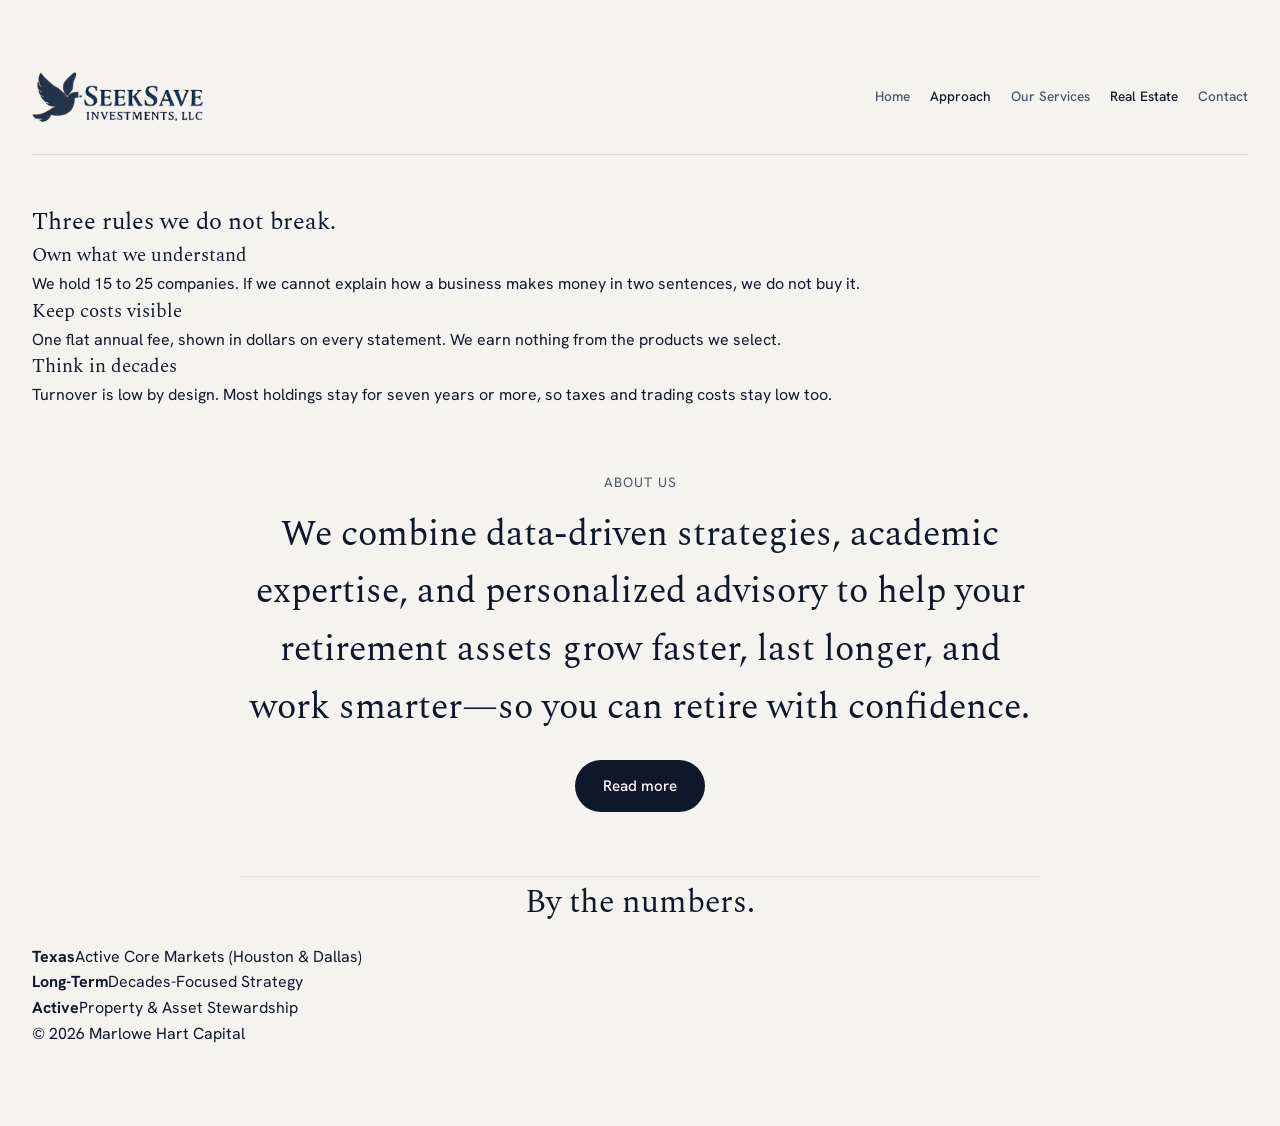
<file: approach.html>
<!DOCTYPE html>
<html lang="en">
<head>
<meta charset="utf-8">
<meta name="viewport" content="width=device-width, initial-scale=1, viewport-fit=cover">
<title>Approach — Marlowe Hart Capital</title>
<link rel="preconnect" href="https://fonts.googleapis.com">
<link rel="preconnect" href="https://fonts.gstatic.com" crossorigin>
<link href="https://fonts.googleapis.com/css2?family=Spectral:wght@400;600&family=Hanken+Grotesk:wght@400;500;600&display=swap" rel="stylesheet">
<link rel="stylesheet" href="style.css">
</head>
<body>
<div class="wrap">
<header>
<a class="logo" href="index.html">
  <img src="f20ca648-1de9-4590-8b15-9d2f7f2d26ae-Photoroom.png" alt="SeekSave Investments" style="height: 50px; width: auto; vertical-align: middle;">
</a>
<nav aria-label="Main">
  <a href="index.html">Home</a>
  <a href="approach.html" class="active">Approach</a>
  <a href="our-services.html">Our Services</a>
  <a href="real-estate.html" class="active">Real Estate</a>
  <a href="contact.html">Contact</a>
</nav>
</header>

<main>
<h2>Three rules we do not break.</h2>
<div class="row-grid">
<div class="row"><h3>Own what we understand</h3><p>We hold 15 to 25 companies. If we cannot explain how a business makes money in two sentences, we do not buy it.</p></div>
<div class="row"><h3>Keep costs visible</h3><p>One flat annual fee, shown in dollars on every statement. We earn nothing from the products we select.</p></div>
<div class="row"><h3>Think in decades</h3><p>Turnover is low by design. Most holdings stay for seven years or more, so taxes and trading costs stay low too.</p></div>
</div>
</main>

<!-- Why Choose Us Section -->
<section id="approach-preview" class="centered-section">
  <p class="section-eyebrow">About us</p>
  <h2>We combine data-driven strategies, academic expertise, and personalized advisory to help your retirement assets grow faster, last longer, and work smarter—so you can retire with confidence.</h2>
  <a class="btn" href="approach.html">Read more</a>
</section>
  

<!-- By the Numbers Section -->
<section id="metrics" style="border-bottom: none;">
<h2 style="font-size: 2rem; margin-bottom: 1rem; text-align: center;">By the numbers.</h2>
<div class="band-grid">
  <div><b>Texas</b><span>Active Core Markets (Houston & Dallas)</span></div>
  <div><b>Long-Term</b><span>Decades-Focused Strategy</span></div>
  <div><b>Active</b><span>Property & Asset Stewardship</span></div>
</div>
</section>

<footer>
<p>&copy; 2026 Marlowe Hart Capital</p>
</footer>
</div>
</body>
</html>
</file>
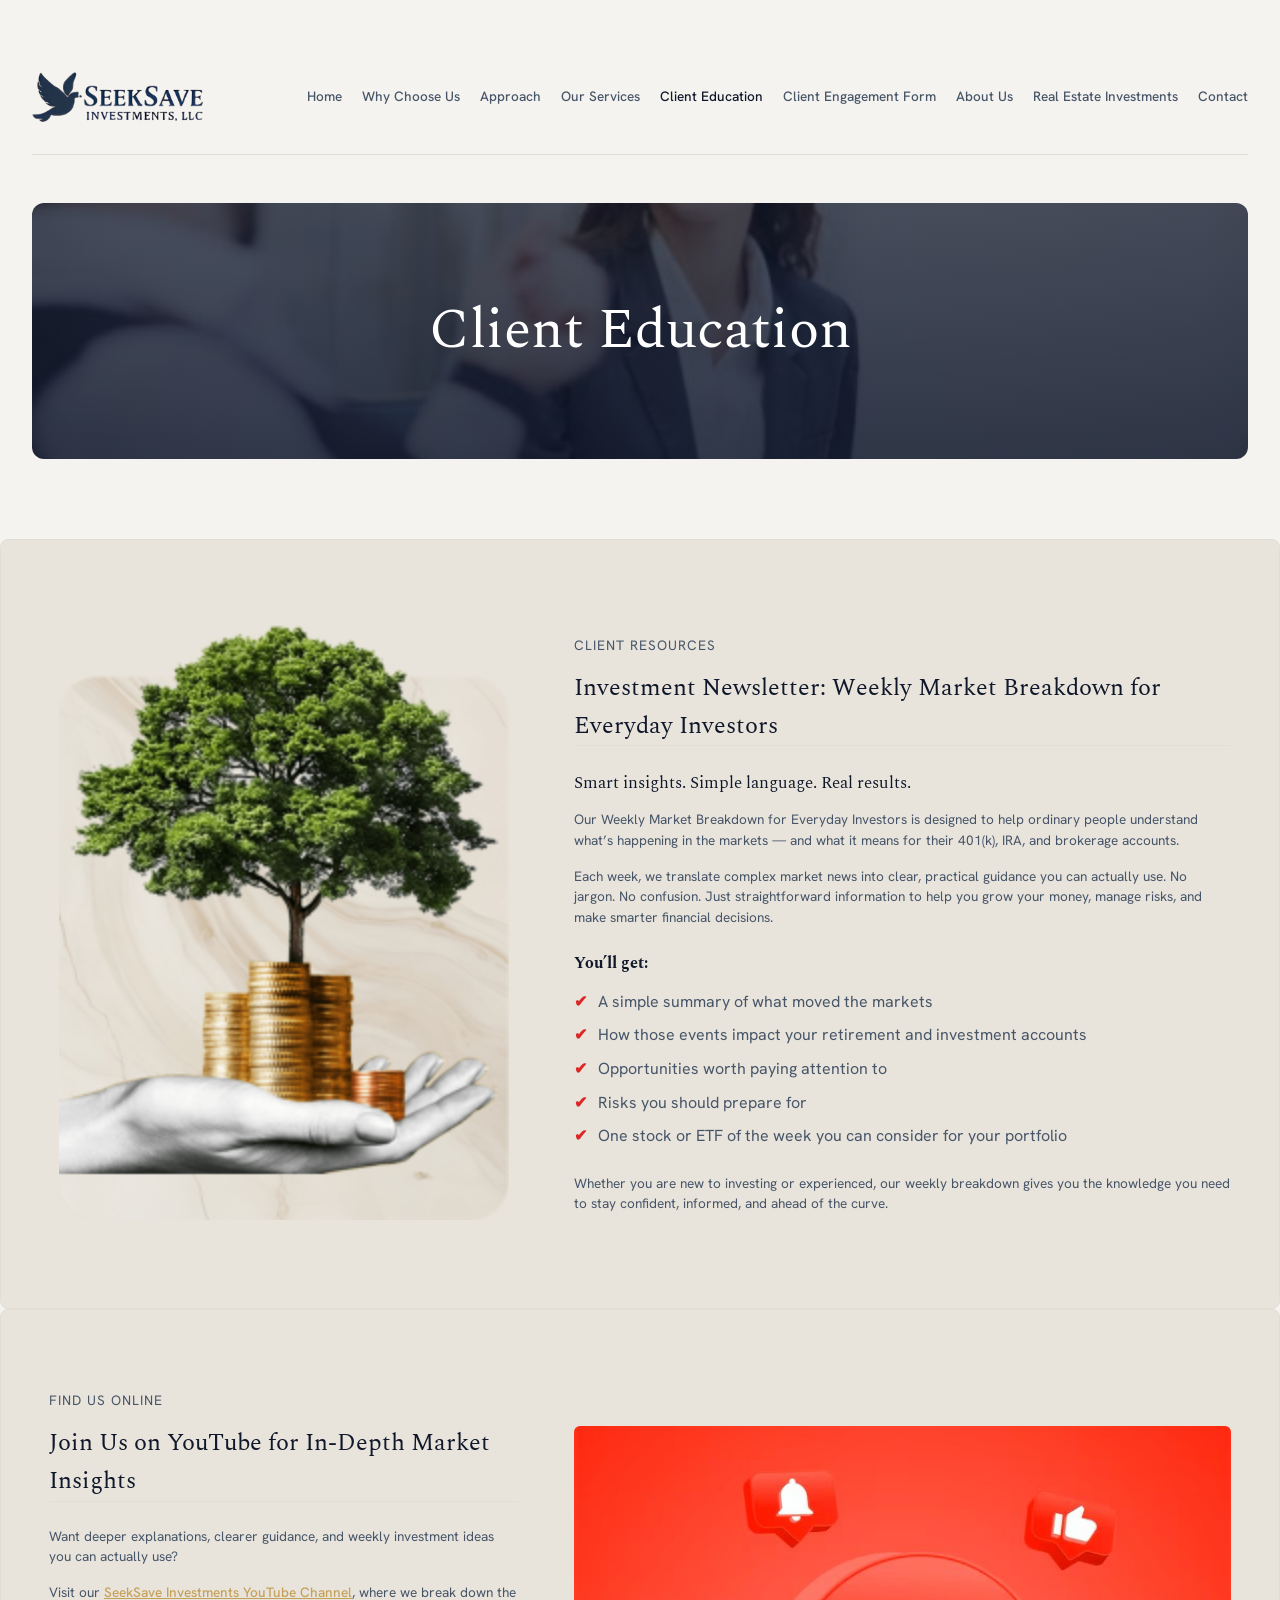
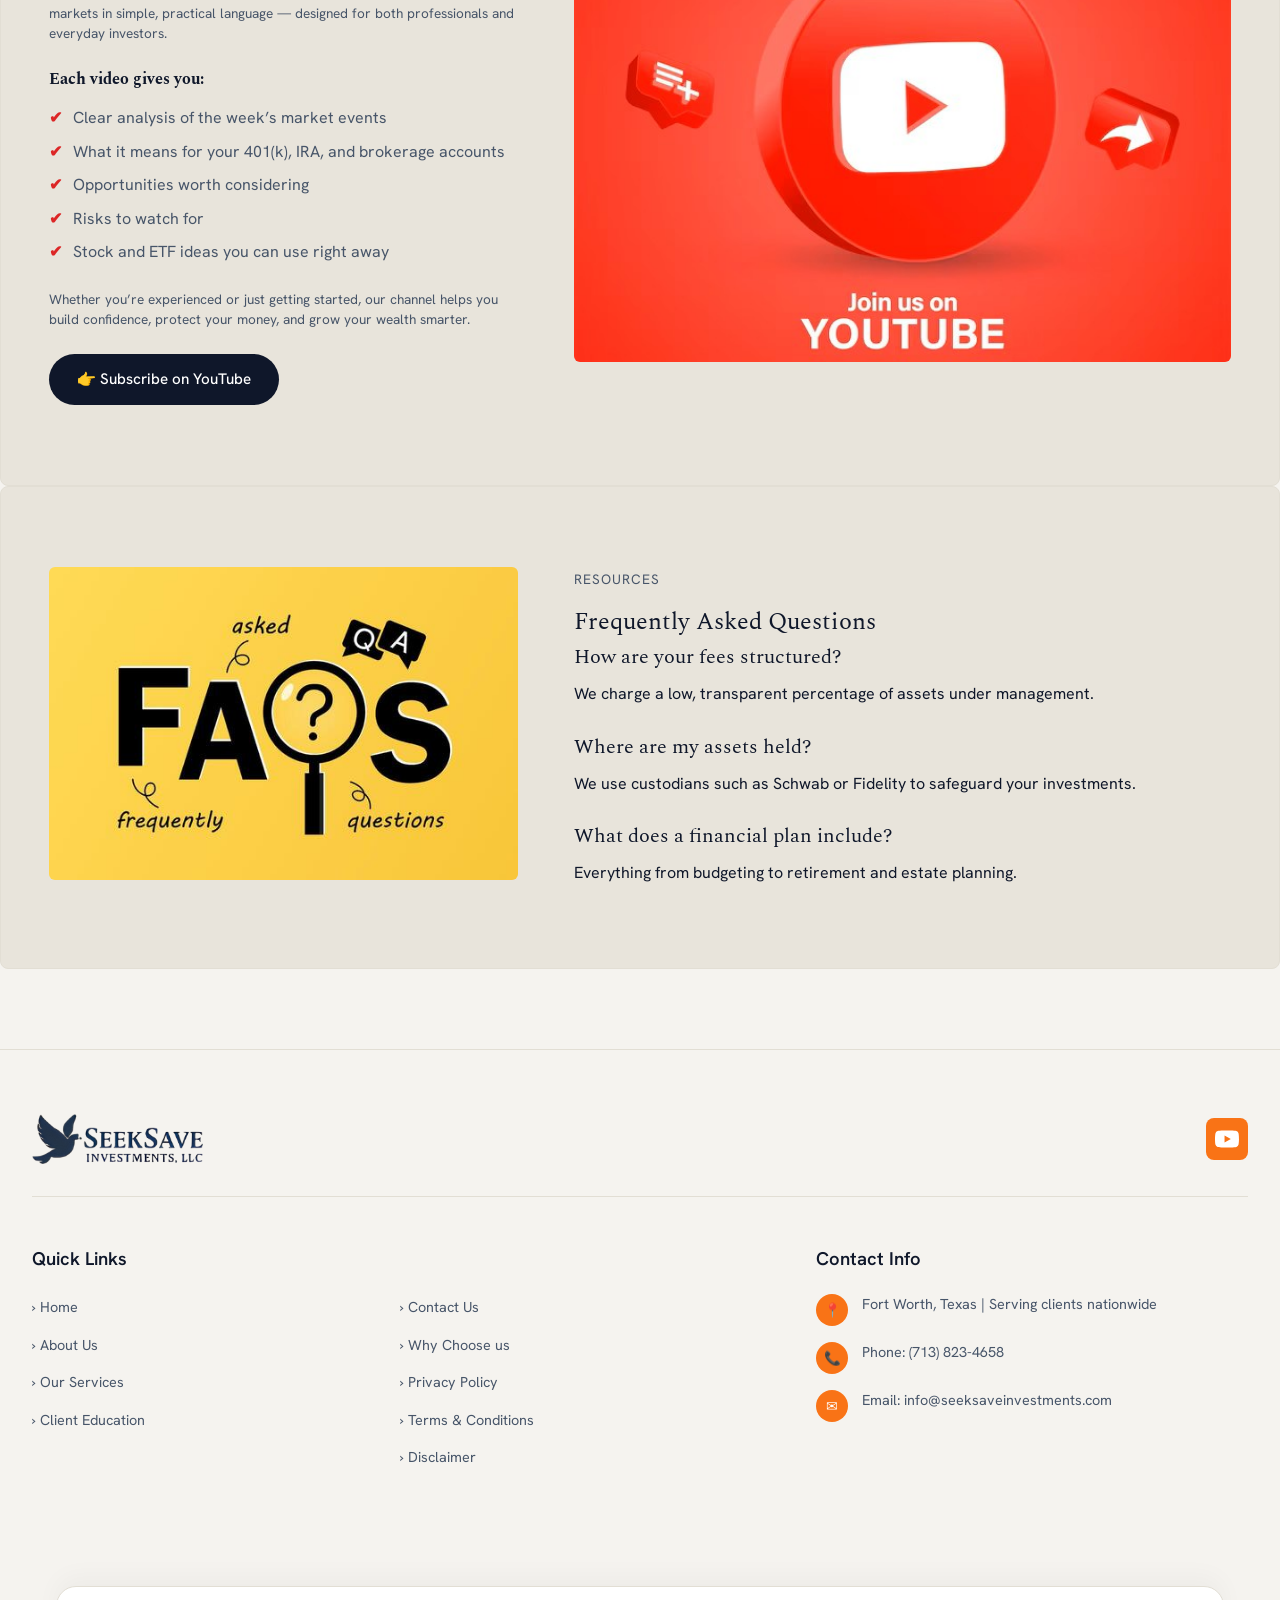
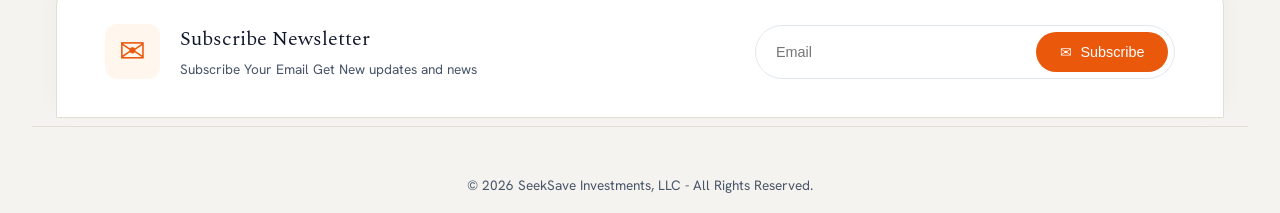
<file: client-education.html>
<!DOCTYPE html>
<html lang="en">
<head>
<meta charset="utf-8">
<meta name="viewport" content="width=device-width, initial-scale=1, viewport-fit=cover">
<title>Client Education — SeekSave Investments</title>
<link rel="preconnect" href="https://fonts.googleapis.com">
<link rel="preconnect" href="https://fonts.gstatic.com" crossorigin>
<link href="https://fonts.googleapis.com/css2?family=Spectral:wght@400;600&family=Hanken+Grotesk:wght@400;500;600&display=swap" rel="stylesheet">
<link rel="stylesheet" href="style.css">
</head>
<body>

<div class="wrap">
  <!-- Header / Navigation -->
  <header>
    <a class="logo" href="index.html">
      <img src="f20ca648-1de9-4590-8b15-9d2f7f2d26ae-Photoroom.png" alt="SeekSave Investments" style="height: 50px; width: auto; vertical-align: middle;">
    </a>
    <nav aria-label="Main">
      <a href="index.html">Home</a>
      <a href="why-choose-us.html">Why Choose Us</a>
      <a href="approach.html">Approach</a>
      <a href="our-services.html">Our Services</a>
      <a href="client-education.html" class="active">Client Education</a>
      <a href="client-engagement.html">Client Engagement Form</a>
      <a href="about-us.html">About Us</a>
      <a href="real-estate.html">Real Estate Investments</a>
      <a href="contact.html">Contact</a>
    </nav>
  </header>

  <main>
    <!-- Page Header Hero Block -->
    <section class="page-hero-section" style="background-image: linear-gradient(rgba(15, 23, 42, 0.75), rgba(15, 23, 42, 0.85)), url('client-education.jpg'); background-size: cover; background-position: center; background-repeat: no-repeat; padding: 6rem 2rem; border-radius: 12px; margin-bottom: 5rem !important; text-align: center; color: #ffffff;">
      <h1 style="font-family: 'Spectral', serif; font-size: 3.5rem; font-weight: 400; line-height: 1.15; margin: 0; color: #ffffff;">
        Client Education
      </h1>
    </section>

    <!-- Section 1: Investment Newsletter -->
    <section class="full-screen-section highlight-section">
      <div class="full-screen-container">
        <div class="split-image">
          <img src="Group-1171276813-min-225x300.png" alt="Investment Newsletter Overview">
        </div>
        <div class="split-content">
          <span class="section-eyebrow">Client Resources</span>
          <h2>Investment Newsletter: Weekly Market Breakdown for Everyday Investors</h2>
          
          <div class="split-stats service-grid" style="display: grid; grid-template-columns: 1fr; gap: 1.5rem;">
            <div>
              <h3 style="margin-bottom: 0.75rem;">Smart insights. Simple language. Real results.</h3>
              <p style="margin-bottom: 1rem;">Our Weekly Market Breakdown for Everyday Investors is designed to help ordinary people understand what’s happening in the markets — and what it means for their 401(k), IRA, and brokerage accounts.</p>
              <p style="margin-bottom: 1.5rem;">Each week, we translate complex market news into clear, practical guidance you can actually use. No jargon. No confusion. Just straightforward information to help you grow your money, manage risks, and make smarter financial decisions.</p>
              
              <h4 style="font-family: 'Spectral', serif; margin-bottom: 0.75rem; color: var(--text);">You’ll get:</h4>
              <ul style="list-style: none; padding: 0; margin: 0 0 1.5rem 0; display: flex; flex-direction: column; gap: 0.5rem;">
                <li style="position: relative; padding-left: 1.5rem; color: var(--muted);">
                  <span style="position: absolute; left: 0; color: #dc2626; font-weight: bold;">✔</span> A simple summary of what moved the markets
                </li>
                <li style="position: relative; padding-left: 1.5rem; color: var(--muted);">
                  <span style="position: absolute; left: 0; color: #dc2626; font-weight: bold;">✔</span> How those events impact your retirement and investment accounts
                </li>
                <li style="position: relative; padding-left: 1.5rem; color: var(--muted);">
                  <span style="position: absolute; left: 0; color: #dc2626; font-weight: bold;">✔</span> Opportunities worth paying attention to
                </li>
                <li style="position: relative; padding-left: 1.5rem; color: var(--muted);">
                  <span style="position: absolute; left: 0; color: #dc2626; font-weight: bold;">✔</span> Risks you should prepare for
                </li>
                <li style="position: relative; padding-left: 1.5rem; color: var(--muted);">
                  <span style="position: absolute; left: 0; color: #dc2626; font-weight: bold;">✔</span> One stock or ETF of the week you can consider for your portfolio
                </li>
              </ul>

              <p>Whether you are new to investing or experienced, our weekly breakdown gives you the knowledge you need to stay confident, informed, and ahead of the curve.</p>
            </div>
          </div>
        </div>
      </div>
    </section>

    <!-- Section 2: YouTube Channel -->
    <section class="full-screen-section highlight-section" style="border-top: 1px solid var(--border);">
      <div class="full-screen-container">
        <div class="split-content">
          <span class="section-eyebrow">Find us Online</span>
          <h2>Join Us on YouTube for In-Depth Market Insights</h2>
          
          <div class="split-stats service-grid" style="display: grid; grid-template-columns: 1fr; gap: 1.5rem;">
            <div>
              <p style="margin-bottom: 1rem;">Want deeper explanations, clearer guidance, and weekly investment ideas you can actually use?</p>
              <p style="margin-bottom: 1.5rem;">Visit our <a href="https://www.youtube.com/@SeekSaveInvestments" target="_blank" style="color: var(--accent); text-decoration: underline; font-weight: 500;">SeekSave Investments YouTube Channel</a>, where we break down the markets in simple, practical language — designed for both professionals and everyday investors.</p>
              
              <h4 style="font-family: 'Spectral', serif; margin-bottom: 0.75rem; color: var(--text);">Each video gives you:</h4>
              <ul style="list-style: none; padding: 0; margin: 0 0 1.5rem 0; display: flex; flex-direction: column; gap: 0.5rem;">
                <li style="position: relative; padding-left: 1.5rem; color: var(--muted);">
                  <span style="position: absolute; left: 0; color: #dc2626; font-weight: bold;">✔</span> Clear analysis of the week’s market events
                </li>
                <li style="position: relative; padding-left: 1.5rem; color: var(--muted);">
                  <span style="position: absolute; left: 0; color: #dc2626; font-weight: bold;">✔</span> What it means for your 401(k), IRA, and brokerage accounts
                </li>
                <li style="position: relative; padding-left: 1.5rem; color: var(--muted);">
                  <span style="position: absolute; left: 0; color: #dc2626; font-weight: bold;">✔</span> Opportunities worth considering
                </li>
                <li style="position: relative; padding-left: 1.5rem; color: var(--muted);">
                  <span style="position: absolute; left: 0; color: #dc2626; font-weight: bold;">✔</span> Risks to watch for
                </li>
                <li style="position: relative; padding-left: 1.5rem; color: var(--muted);">
                  <span style="position: absolute; left: 0; color: #dc2626; font-weight: bold;">✔</span> Stock and ETF ideas you can use right away
                </li>
              </ul>

              <p style="margin-bottom: 1.5rem;">Whether you’re experienced or just getting started, our channel helps you build confidence, protect your money, and grow your wealth smarter.</p>
              
              <a href="https://www.youtube.com/@SeekSaveInvestments" target="_blank" class="btn">👉 Subscribe on YouTube</a>
            </div>
          </div>
        </div>
        <div class="split-image">
            <img src="youtube.jpg" alt="SeekSave YouTube Channel">
        </div>
      </div>
    </section>


    <section class="full-screen-section highlight-section">
      <div class="full-screen-container">
        <div class="split-image">
          <img src="faq.jpg" alt="Frequently Asked Question">
        </div>
        <div class="split-content">
          <span class="section-eyebrow">Resources</span>
          <h2 class="font-weight: bold">Frequently Asked Questions</h2>
          
          <div style="display: flex; flex-direction: column; gap: 1.5rem; max-width: 800px; margin: 0 auto;">
            
            <div>
              <h3 style="font-family: 'Spectral', serif; font-size: 1.25rem; margin-bottom: 0.5rem;">How are your fees structured?</h3>
              <p style="font-size: 1rem; line-height: 1.6; margin: 0;">We charge a low, transparent percentage of assets under management.</p>
            </div>
      
            <div>
              <h3 style="font-family: 'Spectral', serif; font-size: 1.25rem; margin-bottom: 0.5rem;">Where are my assets held?</h3>
              <p style="font-size: 1rem; line-height: 1.6; margin: 0;">We use custodians such as Schwab or Fidelity to safeguard your investments.</p>
            </div>
      
            <div>
              <h3 style="font-family: 'Spectral', serif; font-size: 1.25rem; margin-bottom: 0.5rem;">What does a financial plan include?</h3>
              <p style="font-size: 1rem; line-height: 1.6; margin: 0;">Everything from budgeting to retirement and estate planning.</p>
            </div>
      
          </div>
      </div>
          
        </div>
      </div>
    </section>

  </main>
</div>

<!-- Footer Section -->
<footer class="site-footer">
  <div class="footer-container">
    <!-- Top Row: Logo & YouTube Social Icon -->
    <div class="footer-top-row">
      <div class="footer-logo">
        <a href="index.html" class="logo">
          <img src="f20ca648-1de9-4590-8b15-9d2f7f2d26ae-Photoroom.png" alt="SeekSave Investments" style="height: 50px; width: auto; vertical-align: middle;">
        </a>
      </div>
      <div class="footer-social">
        <a href="https://www.youtube.com/@SeekSaveInvestments" target="_blank" aria-label="YouTube" class="social-icon">
          <svg width="24" height="24" viewBox="0 0 24 24" fill="currentColor">
            <path d="M23.498 6.186a3.016 3.016 0 0 0-2.122-2.136C19.505 3.545 12 3.545 12 3.545s-7.505 0-9.377.505A3.017 3.017 0 0 0 .502 6.186C0 8.07 0 12 0 12s0 3.93.502 5.814a3.016 3.016 0 0 0 2.122 2.136c1.871.505 9.376.505 9.376.505s7.505 0 9.377-.505a3.015 3.015 0 0 0 2.122-2.136C24 15.93 24 12 24 12s0-3.93-.502-5.814zM9.545 15.568V8.432L15.818 12l-6.273 3.568z"/>
          </svg>
        </a>
      </div>
    </div>

    <hr class="footer-divider">

    <!-- Columns Row -->
    <div class="footer-grid">
      <!-- Column 1: Quick Links (Split into 2 Sub-columns) -->
      <div class="footer-col quick-links-col">
        <h4>Quick Links</h4>
        <div class="links-subgrid">
          <ul class="footer-links">
            <li><a href="index.html">› Home</a></li>
            <li><a href="about-us.html">› About Us</a></li>
            <li><a href="our-services.html">› Our Services</a></li>
            <li><a href="client-education.html" class="active">› Client Education</a></li>
          </ul>
          <ul class="footer-links">
            <li><a href="contact.html">› Contact Us</a></li>
            <li><a href="why-choose-us.html">› Why Choose us</a></li>
            <li><a href="privacy.html">› Privacy Policy</a></li>
            <li><a href="terms.html">› Terms & Conditions</a></li>
            <li><a href="disclaimer.html">› Disclaimer</a></li>
          </ul>
        </div>
      </div>

      <!-- Column 2: Contact Info -->
      <div class="footer-col">
        <h4>Contact Info</h4>
        <ul class="footer-contact-list">
          <li>
            <span class="contact-badge location-badge">📍</span>
            <span>Fort Worth, Texas | Serving clients nationwide</span>
          </li>
          <li>
            <span class="contact-badge phone-badge">📞</span>
            <span>Phone: (713) 823-4658</span>
          </li>
          <li>
            <span class="contact-badge email-badge">✉</span>
            <span>Email: info@seeksaveinvestments.com</span>
          </li>
        </ul>
      </div>
    </div>
  </div>

  <!-- Floating Newsletter Card -->
  <div class="newsletter-card-wrapper">
    <div class="newsletter-card">
      <div class="newsletter-icon-title">
        <div class="envelope-icon">✉</div>
        <div>
          <h3>Subscribe Newsletter</h3>
          <p>Subscribe Your Email Get New updates and news</p>
        </div>
      </div>
      <form class="newsletter-form" onsubmit="event.preventDefault();">
        <input type="email" placeholder="Email" required>
        <button type="submit" class="subscribe-btn">
          <span>✉</span> Subscribe
        </button>
      </form>
    </div>
  </div>

  <!-- Copyright Bar -->
  <div class="footer-bottom-bar">
    <p>© 2026 SeekSave Investments, LLC - All Rights Reserved.</p>
  </div>
</footer>

</body>
</html>
</file>
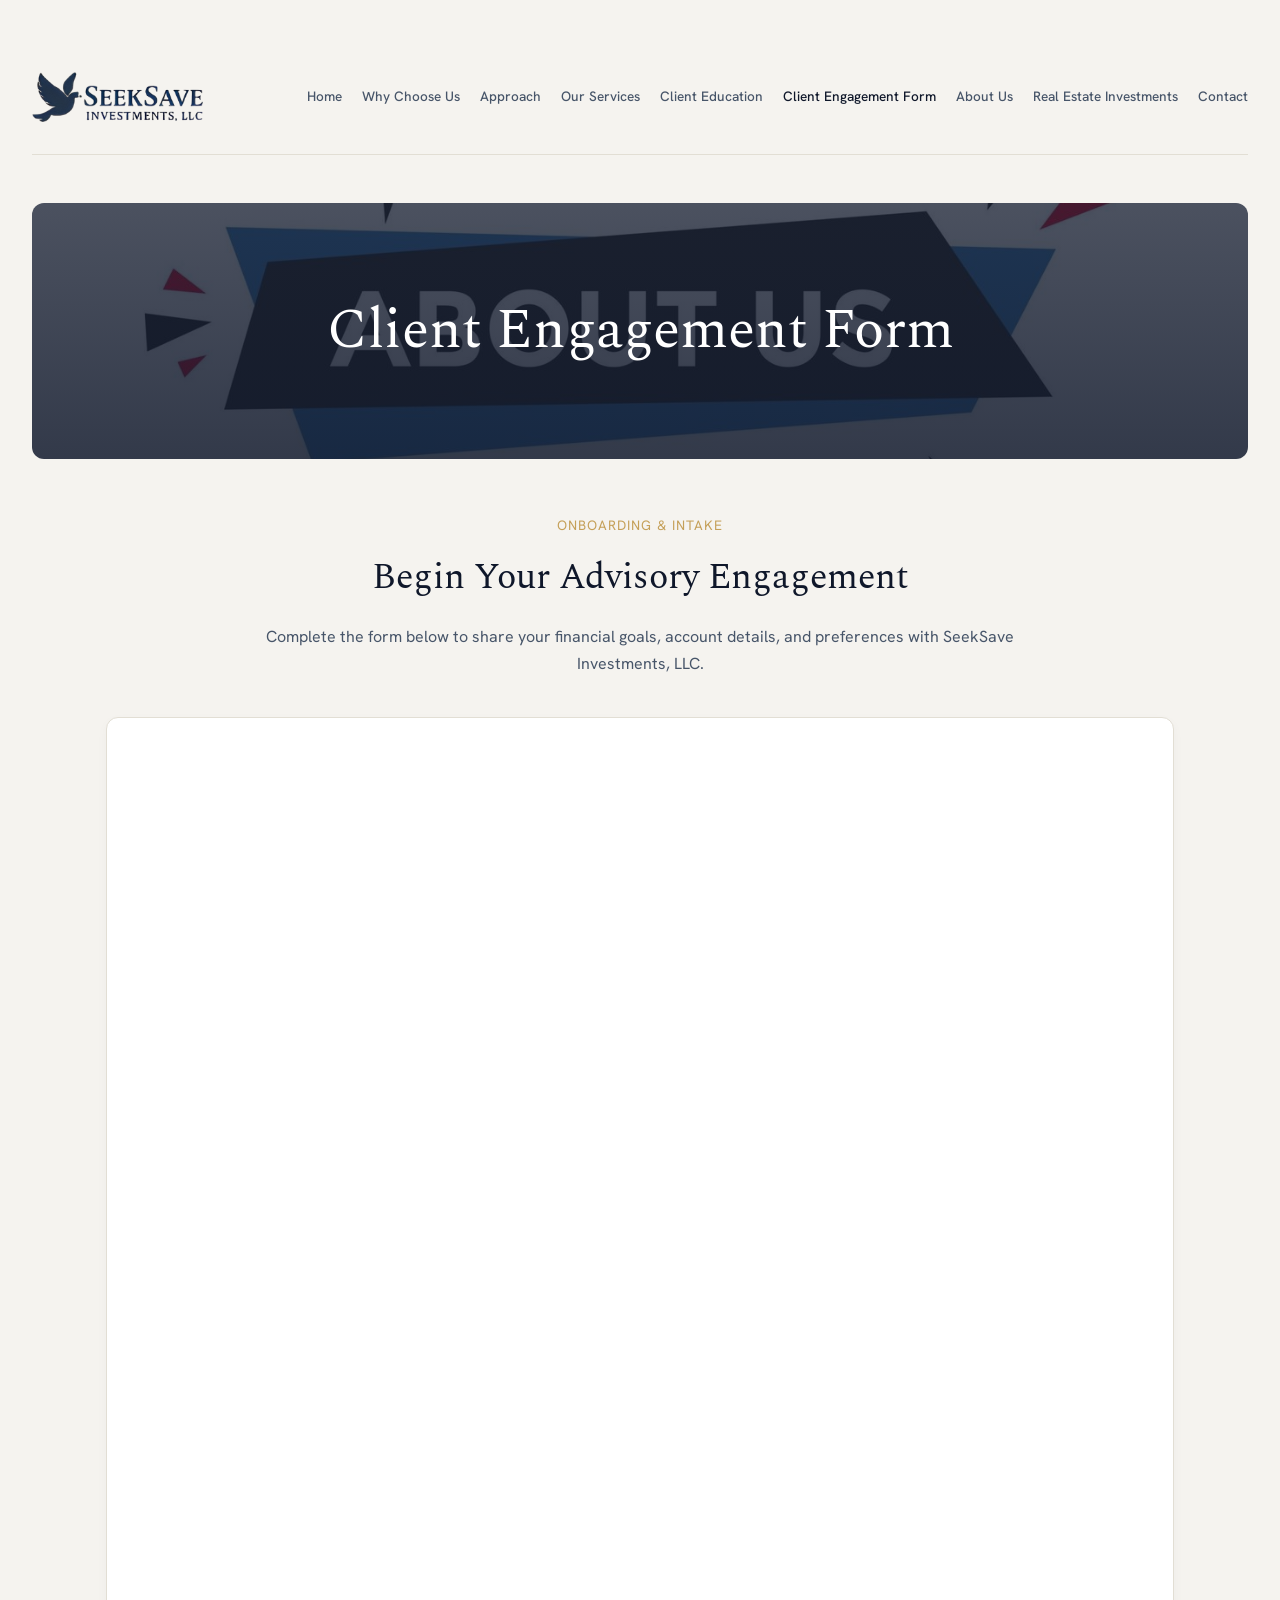
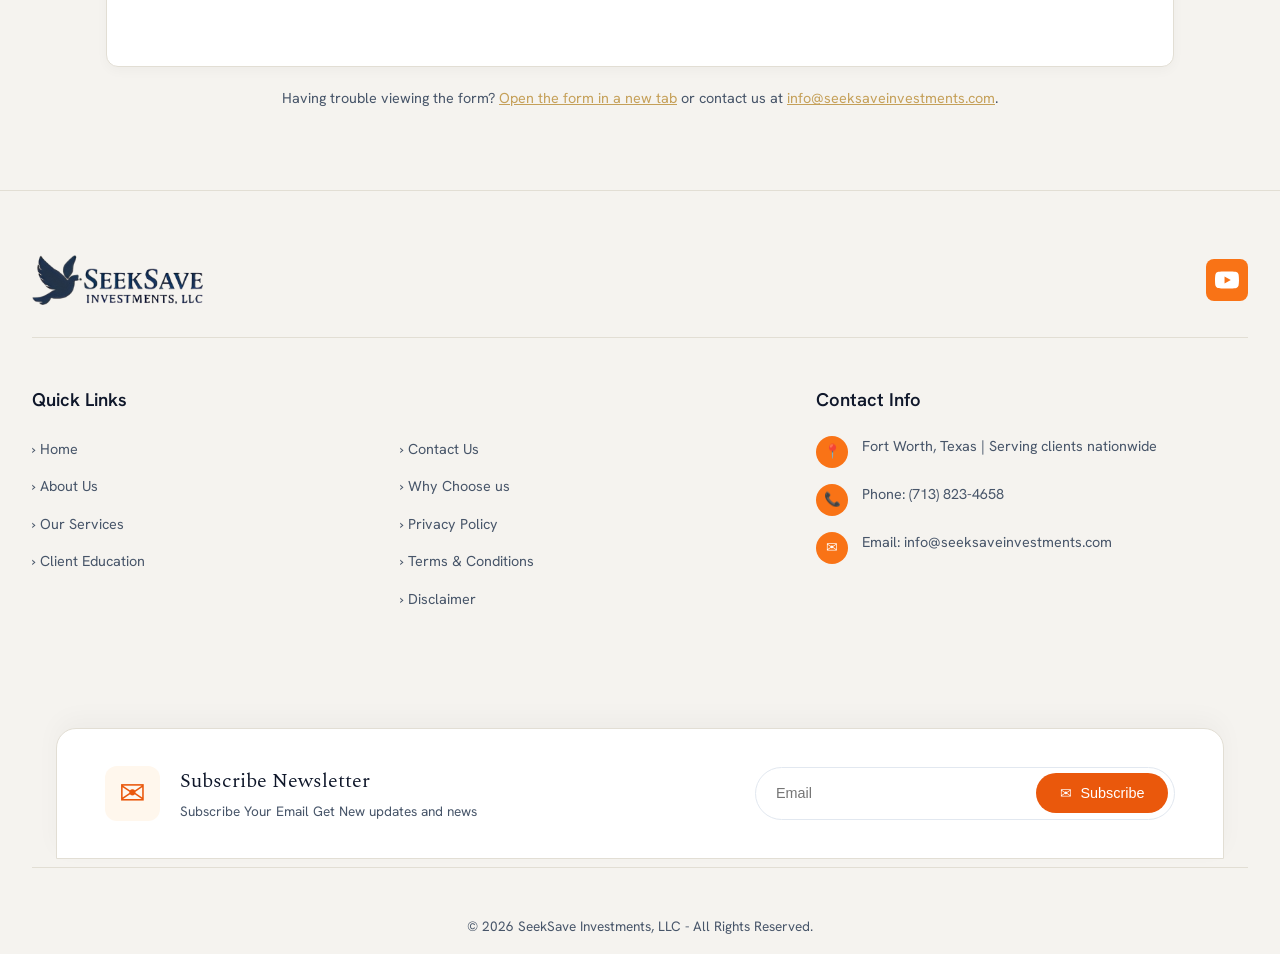
<file: client-engagement.html>
<!DOCTYPE html>
<html lang="en">
<head>
<meta charset="utf-8">
<meta name="viewport" content="width=device-width, initial-scale=1, viewport-fit=cover">
<title>Client Engagement Form — SeekSave Investments</title>
<link rel="preconnect" href="https://fonts.googleapis.com">
<link rel="preconnect" href="https://fonts.gstatic.com" crossorigin>
<link href="https://fonts.googleapis.com/css2?family=Spectral:wght@400;600&family=Hanken+Grotesk:wght@400;500;600&display=swap" rel="stylesheet">
<link rel="stylesheet" href="style.css">
</head>
<body>

<div class="wrap">
  <!-- Header / Navigation -->
  <header>
    <a class="logo" href="index.html">
      <img src="f20ca648-1de9-4590-8b15-9d2f7f2d26ae-Photoroom.png" alt="SeekSave Investments" style="height: 50px; width: auto; vertical-align: middle;">
    </a>
    <nav aria-label="Main">
      <a href="index.html">Home</a>
      <a href="why-choose-us.html">Why Choose Us</a>
      <a href="approach.html">Approach</a>
      <a href="our-services.html">Our Services</a>
      <a href="client-education.html">Client Education</a>
      <a href="client-engagement.html" class="active">Client Engagement Form</a>
      <a href="about-us.html">About Us</a>
      <a href="real-estate.html">Real Estate Investments</a>
      <a href="contact.html">Contact</a>
    </nav>
  </header>

  <main>
    <!-- Page Header Hero Block -->
    <section class="page-hero-section" style="background-image: linear-gradient(rgba(15, 23, 42, 0.75), rgba(15, 23, 42, 0.85)), url('about-us.jpg'); background-size: cover; background-position: center; background-repeat: no-repeat; padding: 6rem 2rem; border-radius: 12px; margin-bottom: 3.5rem !important; text-align: center; color: #ffffff;">
      <h1 style="font-family: 'Spectral', serif; font-size: 3.5rem; font-weight: 400; line-height: 1.15; margin: 0; color: #ffffff;">
        Client Engagement Form
      </h1>
    </section>

    <!-- Embedded Engagement Form Section -->
    <section style="max-width: 1100px; margin: 0 auto 6rem auto; padding: 0 1rem;">
      <div style="text-align: center; max-width: 760px; margin: 0 auto 2.5rem auto;">
        <span class="section-eyebrow" style="color: var(--accent);">Onboarding & Intake</span>
        <h2 style="font-family: 'Spectral', serif; font-size: 2.25rem; color: var(--text); margin: 0.5rem 0 1rem 0;">Begin Your Advisory Engagement</h2>
        <p style="color: var(--muted); line-height: 1.7; margin: 0;">
          Complete the form below to share your financial goals, account details, and preferences with SeekSave Investments, LLC.
        </p>
      </div>

      <!-- Seamless Embed Container -->
      <div style="background: var(--surface); border: 1px solid var(--border); border-radius: 12px; padding: 1.5rem; box-shadow: 0 4px 12px rgba(0,0,0,0.03);">
        <iframe
          src="https://forms.gle/fqqVaAb3su8SSYVG9"
          title="SeekSave Investments Client Engagement Form"
          style="width: 100%; min-height: 900px; border: none; border-radius: 8px; background: transparent; display: block;"
          loading="lazy"
          allowfullscreen>
        </iframe>
      </div>

      <p style="text-align: center; color: var(--muted); font-size: 0.9rem; margin-top: 1.25rem;">
        Having trouble viewing the form? <a href="YOUR_EMBED_FORM_URL_HERE" target="_blank" rel="noopener noreferrer" style="color: var(--accent); text-decoration: underline;">Open the form in a new tab</a> or contact us at <a href="mailto:info@seeksaveinvestments.com" style="color: var(--accent);">info@seeksaveinvestments.com</a>.
      </p>
    </section>
  </main>
</div>

<!-- Footer Section -->
<footer class="site-footer">
  <div class="footer-container">
    <!-- Top Row: Logo & YouTube Social Icon -->
    <div class="footer-top-row">
      <div class="footer-logo">
        <a href="index.html" class="logo">
          <img src="f20ca648-1de9-4590-8b15-9d2f7f2d26ae-Photoroom.png" alt="SeekSave Investments" style="height: 50px; width: auto; vertical-align: middle;">
        </a>
      </div>
      <div class="footer-social">
        <a href="https://www.youtube.com/@SeekSaveInvestments" target="_blank" aria-label="YouTube" class="social-icon">
          <svg width="24" height="24" viewBox="0 0 24 24" fill="currentColor">
            <path d="M23.498 6.186a3.016 3.016 0 0 0-2.122-2.136C19.505 3.545 12 3.545 12 3.545s-7.505 0-9.377.505A3.017 3.017 0 0 0 .502 6.186C0 8.07 0 12 0 12s0 3.93.502 5.814a3.016 3.016 0 0 0 2.122 2.136c1.871.505 9.376.505 9.376.505s7.505 0 9.377-.505a3.015 3.015 0 0 0 2.122-2.136C24 15.93 24 12 24 12s0-3.93-.502-5.814zM9.545 15.568V8.432L15.818 12l-6.273 3.568z"/>
          </svg>
        </a>
      </div>
    </div>

    <hr class="footer-divider">

    <!-- Columns Row -->
    <div class="footer-grid">
      <!-- Column 1: Quick Links (Split into 2 Sub-columns) -->
      <div class="footer-col quick-links-col">
        <h4>Quick Links</h4>
        <div class="links-subgrid">
          <ul class="footer-links">
            <li><a href="index.html">› Home</a></li>
            <li><a href="about-us.html">› About Us</a></li>
            <li><a href="our-services.html">› Our Services</a></li>
            <li><a href="client-education.html">› Client Education</a></li>
          </ul>
          <ul class="footer-links">
            <li><a href="contact.html">› Contact Us</a></li>
            <li><a href="why-choose-us.html">› Why Choose us</a></li>
            <li><a href="privacy.html">› Privacy Policy</a></li>
            <li><a href="terms.html">› Terms & Conditions</a></li>
            <li><a href="disclaimer.html">› Disclaimer</a></li>
          </ul>
        </div>
      </div>

      <!-- Column 2: Contact Info -->
      <div class="footer-col">
        <h4>Contact Info</h4>
        <ul class="footer-contact-list">
          <li>
            <span class="contact-badge location-badge">📍</span>
            <span>Fort Worth, Texas | Serving clients nationwide</span>
          </li>
          <li>
            <span class="contact-badge phone-badge">📞</span>
            <span>Phone: (713) 823-4658</span>
          </li>
          <li>
            <span class="contact-badge email-badge">✉</span>
            <span>Email: info@seeksaveinvestments.com</span>
          </li>
        </ul>
      </div>
    </div>
  </div>

  <!-- Floating Newsletter Card -->
  <div class="newsletter-card-wrapper">
    <div class="newsletter-card">
      <div class="newsletter-icon-title">
        <div class="envelope-icon">✉</div>
        <div>
          <h3>Subscribe Newsletter</h3>
          <p>Subscribe Your Email Get New updates and news</p>
        </div>
      </div>
      <form class="newsletter-form" onsubmit="event.preventDefault();">
        <input type="email" placeholder="Email" required>
        <button type="submit" class="subscribe-btn">
          <span>✉</span> Subscribe
        </button>
      </form>
    </div>
  </div>

  <!-- Copyright Bar -->
  <div class="footer-bottom-bar">
    <p>© 2026 SeekSave Investments, LLC - All Rights Reserved.</p>
  </div>
</footer>

</body>
</html>
</file>
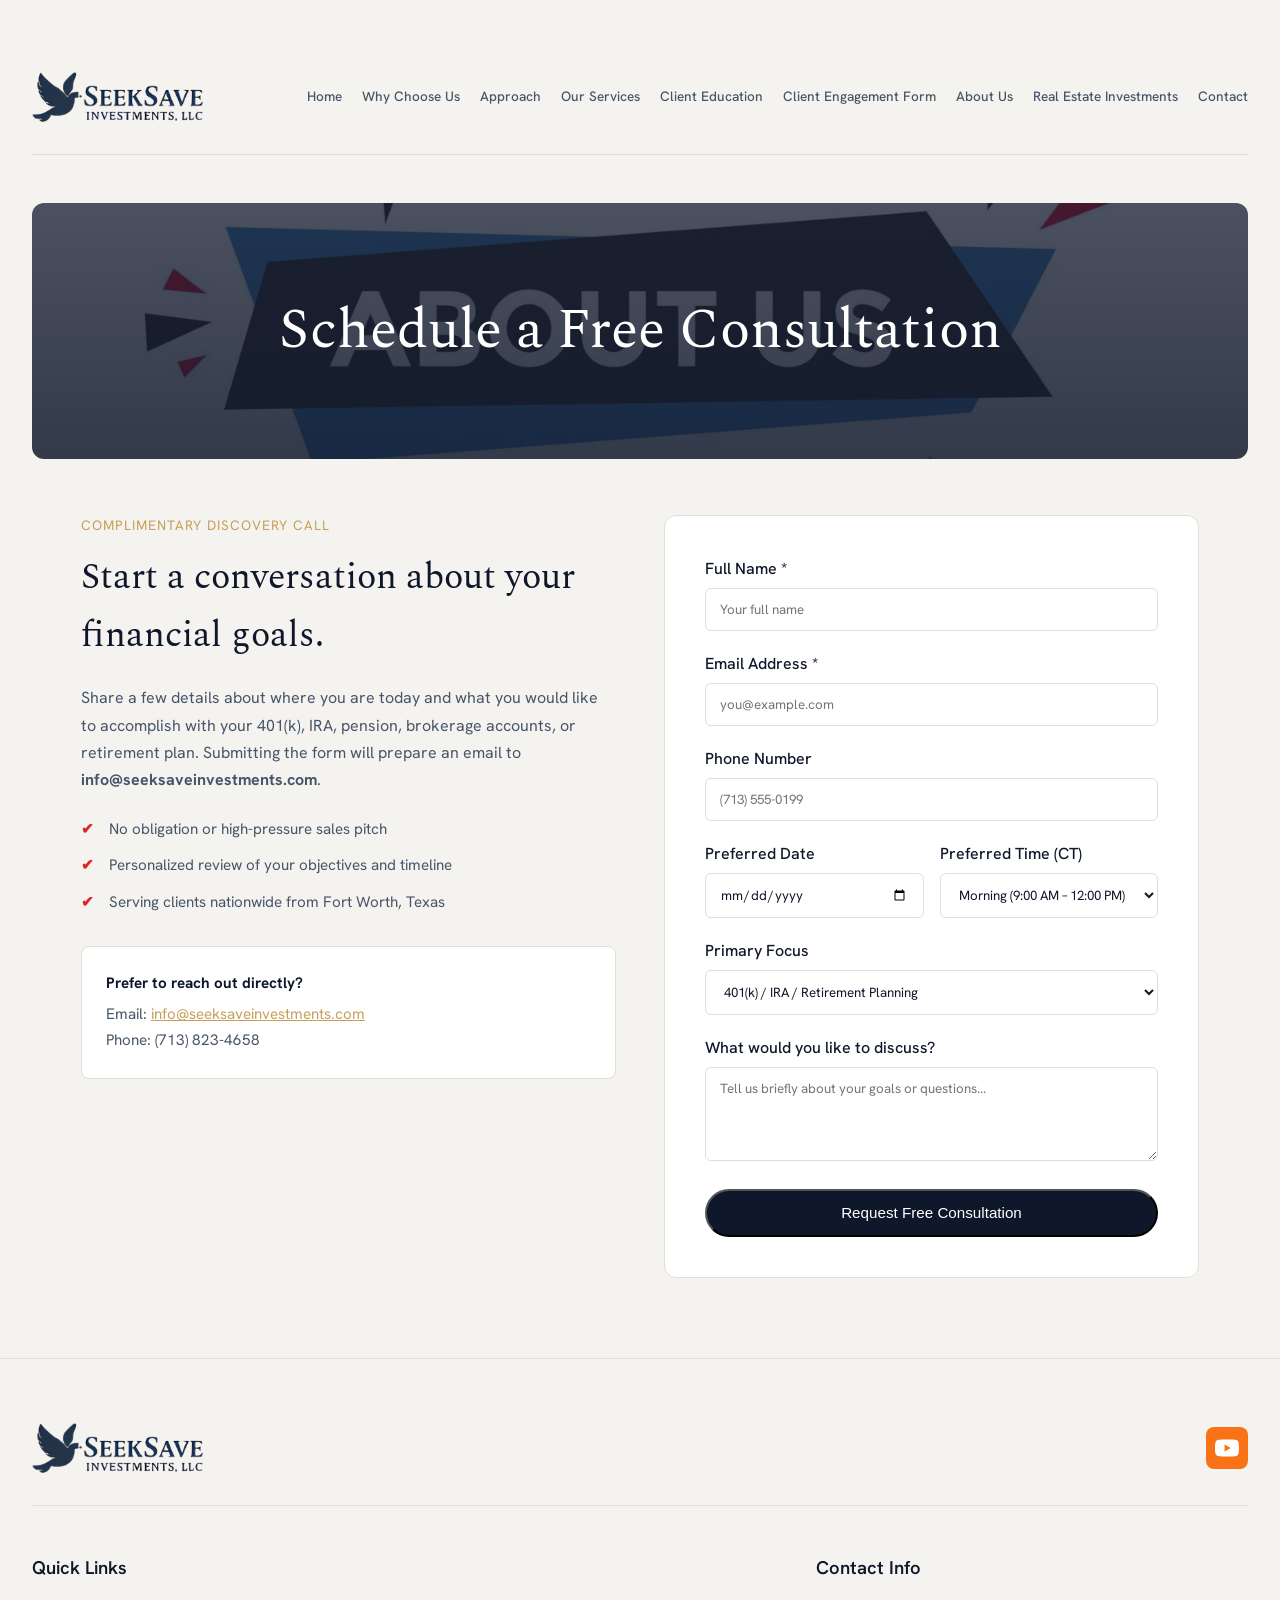
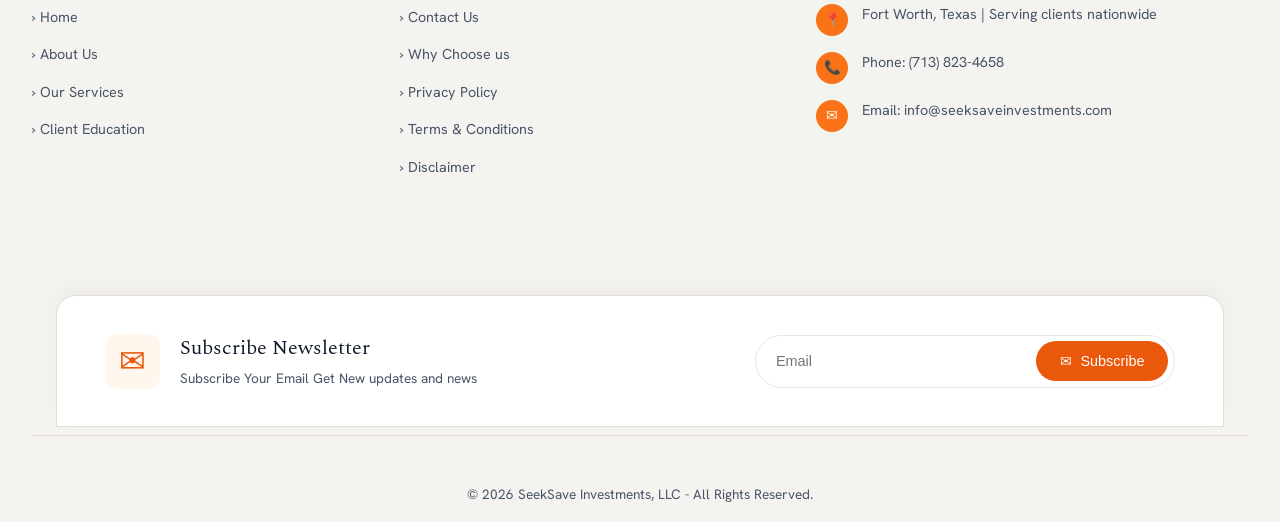
<file: contact.html>
<!DOCTYPE html>
<html lang="en">
<head>
<meta charset="utf-8">
<meta name="viewport" content="width=device-width, initial-scale=1, viewport-fit=cover">
<title>Schedule a Free Consultation — SeekSave Investments</title>
<link rel="preconnect" href="https://fonts.googleapis.com">
<link rel="preconnect" href="https://fonts.gstatic.com" crossorigin>
<link href="https://fonts.googleapis.com/css2?family=Spectral:wght@400;600&family=Hanken+Grotesk:wght@400;500;600&display=swap" rel="stylesheet">
<link rel="stylesheet" href="style.css">
</head>
<body>

<div class="wrap">
  <!-- Header / Navigation -->
  <header>
    <a class="logo" href="index.html">
      <img src="f20ca648-1de9-4590-8b15-9d2f7f2d26ae-Photoroom.png" alt="SeekSave Investments" style="height: 50px; width: auto; vertical-align: middle;">
    </a>
    <nav aria-label="Main">
      <a href="index.html">Home</a>
      <a href="why-choose-us.html">Why Choose Us</a>
      <a href="approach.html">Approach</a>
      <a href="our-services.html">Our Services</a>
      <a href="client-education.html">Client Education</a>
      <a href="client-engagement.html">Client Engagement Form</a>
      <a href="about-us.html">About Us</a>
      <a href="real-estate.html">Real Estate Investments</a>
      <a href="contact.html">Contact</a>
    </nav>
  </header>

  <main>
    <!-- Page Header Hero Block -->
    <section class="page-hero-section" style="background-image: linear-gradient(rgba(15, 23, 42, 0.75), rgba(15, 23, 42, 0.85)), url('about-us.jpg'); background-size: cover; background-position: center; background-repeat: no-repeat; padding: 6rem 2rem; border-radius: 12px; margin-bottom: 3.5rem !important; text-align: center; color: #ffffff;">
      <h1 style="font-family: 'Spectral', serif; font-size: 3.5rem; font-weight: 400; line-height: 1.15; margin: 0; color: #ffffff;">
        Schedule a Free Consultation
      </h1>
    </section>

    <!-- Consultation Form Section -->
    <section style="max-width: 1150px; margin: 0 auto 6rem auto; padding: 0 1rem;">
      <div class="contact-grid" style="display: grid; grid-template-columns: repeat(auto-fit, minmax(320px, 1fr)); gap: 3rem; align-items: start;">
        
        <!-- Left Column: Info -->
        <div>
          <span class="section-eyebrow" style="color: var(--accent);">Complimentary Discovery Call</span>
          <h2 style="font-family: 'Spectral', serif; font-size: 2.25rem; color: var(--text); margin: 0.5rem 0 1.25rem 0;">Start a conversation about your financial goals.</h2>
          <p style="color: var(--muted); line-height: 1.7; margin-bottom: 1.5rem;">
            Share a few details about where you are today and what you would like to accomplish with your 401(k), IRA, pension, brokerage accounts, or retirement plan. Submitting the form will prepare an email to <strong>info@seeksaveinvestments.com</strong>.
          </p>

          <ul style="list-style: none; padding: 0; margin: 0 0 2rem 0; display: flex; flex-direction: column; gap: 0.75rem;">
            <li style="position: relative; padding-left: 1.75rem; color: var(--muted); font-size: 0.95rem;">
              <span style="position: absolute; left: 0; color: #dc2626; font-weight: bold;">✔</span> No obligation or high-pressure sales pitch
            </li>
            <li style="position: relative; padding-left: 1.75rem; color: var(--muted); font-size: 0.95rem;">
              <span style="position: absolute; left: 0; color: #dc2626; font-weight: bold;">✔</span> Personalized review of your objectives and timeline
            </li>
            <li style="position: relative; padding-left: 1.75rem; color: var(--muted); font-size: 0.95rem;">
              <span style="position: absolute; left: 0; color: #dc2626; font-weight: bold;">✔</span> Serving clients nationwide from Fort Worth, Texas
            </li>
          </ul>

          <div style="background: var(--surface); border: 1px solid var(--border); border-radius: 8px; padding: 1.5rem; color: var(--muted); font-size: 0.95rem; line-height: 1.7;">
            <strong style="color: var(--text); display: block; margin-bottom: 0.35rem;">Prefer to reach out directly?</strong>
            Email: <a href="mailto:info@seeksaveinvestments.com" style="color: var(--accent);">info@seeksaveinvestments.com</a><br>
            Phone: (713) 823-4658
          </div>
        </div>

        <!-- Right Column: Form -->
        <div style="background: var(--surface); border: 1px solid var(--border); border-radius: 12px; padding: 2.5rem;">
          <form id="consultation-form" onsubmit="sendConsultationEmail(event);" style="display: flex; flex-direction: column; gap: 1.25rem;">
            
            <div>
              <label for="full-name" style="display: block; font-weight: 500; color: var(--text); margin-bottom: 0.4rem;">Full Name *</label>
              <input id="full-name" name="full-name" type="text" autocomplete="name" required placeholder="Your full name" style="width: 100%; padding: 0.75rem 0.9rem; border: 1px solid var(--border); border-radius: 6px; background: #ffffff; color: #0f172a; font-family: inherit; box-sizing: border-box;">
            </div>

            <div>
              <label for="email" style="display: block; font-weight: 500; color: var(--text); margin-bottom: 0.4rem;">Email Address *</label>
              <input id="email" name="email" type="email" autocomplete="email" required placeholder="you@example.com" style="width: 100%; padding: 0.75rem 0.9rem; border: 1px solid var(--border); border-radius: 6px; background: #ffffff; color: #0f172a; font-family: inherit; box-sizing: border-box;">
            </div>

            <div>
              <label for="phone" style="display: block; font-weight: 500; color: var(--text); margin-bottom: 0.4rem;">Phone Number</label>
              <input id="phone" name="phone" type="tel" autocomplete="tel" placeholder="(713) 555-0199" style="width: 100%; padding: 0.75rem 0.9rem; border: 1px solid var(--border); border-radius: 6px; background: #ffffff; color: #0f172a; font-family: inherit; box-sizing: border-box;">
            </div>

            <div style="display: grid; grid-template-columns: repeat(auto-fit, minmax(180px, 1fr)); gap: 1rem;">
              <div>
                <label for="preferred-date" style="display: block; font-weight: 500; color: var(--text); margin-bottom: 0.4rem;">Preferred Date</label>
                <input id="preferred-date" name="preferred-date" type="date" style="width: 100%; padding: 0.75rem 0.9rem; border: 1px solid var(--border); border-radius: 6px; background: #ffffff; color: #0f172a; font-family: inherit; box-sizing: border-box;">
              </div>

              <div>
                <label for="preferred-time" style="display: block; font-weight: 500; color: var(--text); margin-bottom: 0.4rem;">Preferred Time (CT)</label>
                <select id="preferred-time" name="preferred-time" style="width: 100%; padding: 0.75rem 0.9rem; border: 1px solid var(--border); border-radius: 6px; background: #ffffff; color: #0f172a; font-family: inherit; box-sizing: border-box;">
                  <option value="Morning (9:00 AM – 12:00 PM)">Morning (9:00 AM – 12:00 PM)</option>
                  <option value="Afternoon (12:00 PM – 4:00 PM)">Afternoon (12:00 PM – 4:00 PM)</option>
                  <option value="Late Afternoon (4:00 PM – 6:00 PM)">Late Afternoon (4:00 PM – 6:00 PM)</option>
                </select>
              </div>
            </div>

            <div>
              <label for="topic" style="display: block; font-weight: 500; color: var(--text); margin-bottom: 0.4rem;">Primary Focus</label>
              <select id="topic" name="topic" style="width: 100%; padding: 0.75rem 0.9rem; border: 1px solid var(--border); border-radius: 6px; background: #ffffff; color: #0f172a; font-family: inherit; box-sizing: border-box;">
                <option value="401(k) / IRA / Retirement Planning">401(k) / IRA / Retirement Planning</option>
                <option value="Wealth & Investment Management">Wealth & Investment Management</option>
                <option value="Financial Planning & Estate Strategy">Financial Planning & Estate Strategy</option>
                <option value="Real Estate & Portfolio Diversification">Real Estate & Portfolio Diversification</option>
                <option value="General Inquiry">General Inquiry</option>
              </select>
            </div>

            <div>
              <label for="notes" style="display: block; font-weight: 500; color: var(--text); margin-bottom: 0.4rem;">What would you like to discuss?</label>
              <textarea id="notes" name="notes" rows="4" placeholder="Tell us briefly about your goals or questions..." style="width: 100%; padding: 0.75rem 0.9rem; border: 1px solid var(--border); border-radius: 6px; background: #ffffff; color: #0f172a; font-family: inherit; resize: vertical; box-sizing: border-box;"></textarea>
            </div>

            <button type="submit" class="btn" style="cursor: pointer; width: 100%;">Request Free Consultation</button>

            <div id="consultation-status" role="status" style="display: none; padding: 0.9rem 1rem; border-radius: 6px; background: rgba(15, 23, 42, 0.06); color: var(--text); font-size: 0.95rem; line-height: 1.5;">
              Your email app should now be open with your consultation request addressed to <strong>info@seeksaveinvestments.com</strong>. If it didn't open automatically, you can email us directly at <a href="mailto:info@seeksaveinvestments.com" style="color: var(--accent);">info@seeksaveinvestments.com</a>.
            </div>
          </form>
        </div>

      </div>
    </section>
  </main>
</div>

<!-- Footer Section -->
<footer class="site-footer">
  <div class="footer-container">
    <!-- Top Row: Logo & YouTube Social Icon -->
    <div class="footer-top-row">
      <div class="footer-logo">
        <a href="index.html" class="logo">
          <img src="f20ca648-1de9-4590-8b15-9d2f7f2d26ae-Photoroom.png" alt="SeekSave Investments" style="height: 50px; width: auto; vertical-align: middle;">
        </a>
      </div>
      <div class="footer-social">
        <a href="https://www.youtube.com/@SeekSaveInvestments" target="_blank" aria-label="YouTube" class="social-icon">
          <svg width="24" height="24" viewBox="0 0 24 24" fill="currentColor">
            <path d="M23.498 6.186a3.016 3.016 0 0 0-2.122-2.136C19.505 3.545 12 3.545 12 3.545s-7.505 0-9.377.505A3.017 3.017 0 0 0 .502 6.186C0 8.07 0 12 0 12s0 3.93.502 5.814a3.016 3.016 0 0 0 2.122 2.136c1.871.505 9.376.505 9.376.505s7.505 0 9.377-.505a3.015 3.015 0 0 0 2.122-2.136C24 15.93 24 12 24 12s0-3.93-.502-5.814zM9.545 15.568V8.432L15.818 12l-6.273 3.568z"/>
          </svg>
        </a>
      </div>
    </div>

    <hr class="footer-divider">

    <!-- Columns Row -->
    <div class="footer-grid">
      <!-- Column 1: Quick Links (Split into 2 Sub-columns) -->
      <div class="footer-col quick-links-col">
        <h4>Quick Links</h4>
        <div class="links-subgrid">
          <ul class="footer-links">
            <li><a href="index.html">› Home</a></li>
            <li><a href="about-us.html">› About Us</a></li>
            <li><a href="our-services.html">› Our Services</a></li>
            <li><a href="client-education.html">› Client Education</a></li>
          </ul>
          <ul class="footer-links">
            <li><a href="contact.html">› Contact Us</a></li>
            <li><a href="why-choose-us.html">› Why Choose us</a></li>
            <li><a href="privacy.html">› Privacy Policy</a></li>
            <li><a href="terms.html">› Terms & Conditions</a></li>
            <li><a href="disclaimer.html">› Disclaimer</a></li>
          </ul>
        </div>
      </div>

      <!-- Column 2: Contact Info -->
      <div class="footer-col">
        <h4>Contact Info</h4>
        <ul class="footer-contact-list">
          <li>
            <span class="contact-badge location-badge">📍</span>
            <span>Fort Worth, Texas | Serving clients nationwide</span>
          </li>
          <li>
            <span class="contact-badge phone-badge">📞</span>
            <span>Phone: (713) 823-4658</span>
          </li>
          <li>
            <span class="contact-badge email-badge">✉</span>
            <span>Email: info@seeksaveinvestments.com</span>
          </li>
        </ul>
      </div>
    </div>
  </div>

  <!-- Floating Newsletter Card -->
  <div class="newsletter-card-wrapper">
    <div class="newsletter-card">
      <div class="newsletter-icon-title">
        <div class="envelope-icon">✉</div>
        <div>
          <h3>Subscribe Newsletter</h3>
          <p>Subscribe Your Email Get New updates and news</p>
        </div>
      </div>
      <form class="newsletter-form" onsubmit="event.preventDefault();">
        <input type="email" placeholder="Email" required>
        <button type="submit" class="subscribe-btn">
          <span>✉</span> Subscribe
        </button>
      </form>
    </div>
  </div>

  <!-- Copyright Bar -->
  <div class="footer-bottom-bar">
    <p>© 2026 SeekSave Investments, LLC - All Rights Reserved.</p>
  </div>
</footer>

<script>
function sendConsultationEmail(event) {
  event.preventDefault();
  var name = document.getElementById('full-name').value.trim();
  var email = document.getElementById('email').value.trim();
  var phone = document.getElementById('phone').value.trim() || 'Not provided';
  var date = document.getElementById('preferred-date').value || 'Flexible';
  var time = document.getElementById('preferred-time').value;
  var topic = document.getElementById('topic').value;
  var notes = document.getElementById('notes').value.trim() || 'None';

  if (!name || !email || email.indexOf('@') < 1) {
    return;
  }

  var subject = encodeURIComponent('Free Consultation Request — ' + name);
  var body = encodeURIComponent(
    'Name: ' + name + '\n' +
    'Email: ' + email + '\n' +
    'Phone: ' + phone + '\n' +
    'Preferred Date: ' + date + '\n' +
    'Preferred Time (CT): ' + time + '\n' +
    'Primary Focus: ' + topic + '\n\n' +
    'Notes:\n' + notes
  );

  window.location.href = 'mailto:info@seeksaveinvestments.com?subject=' + subject + '&body=' + body;
  document.getElementById('consultation-status').style.display = 'block';
}
</script>

</body>
</html>
</file>
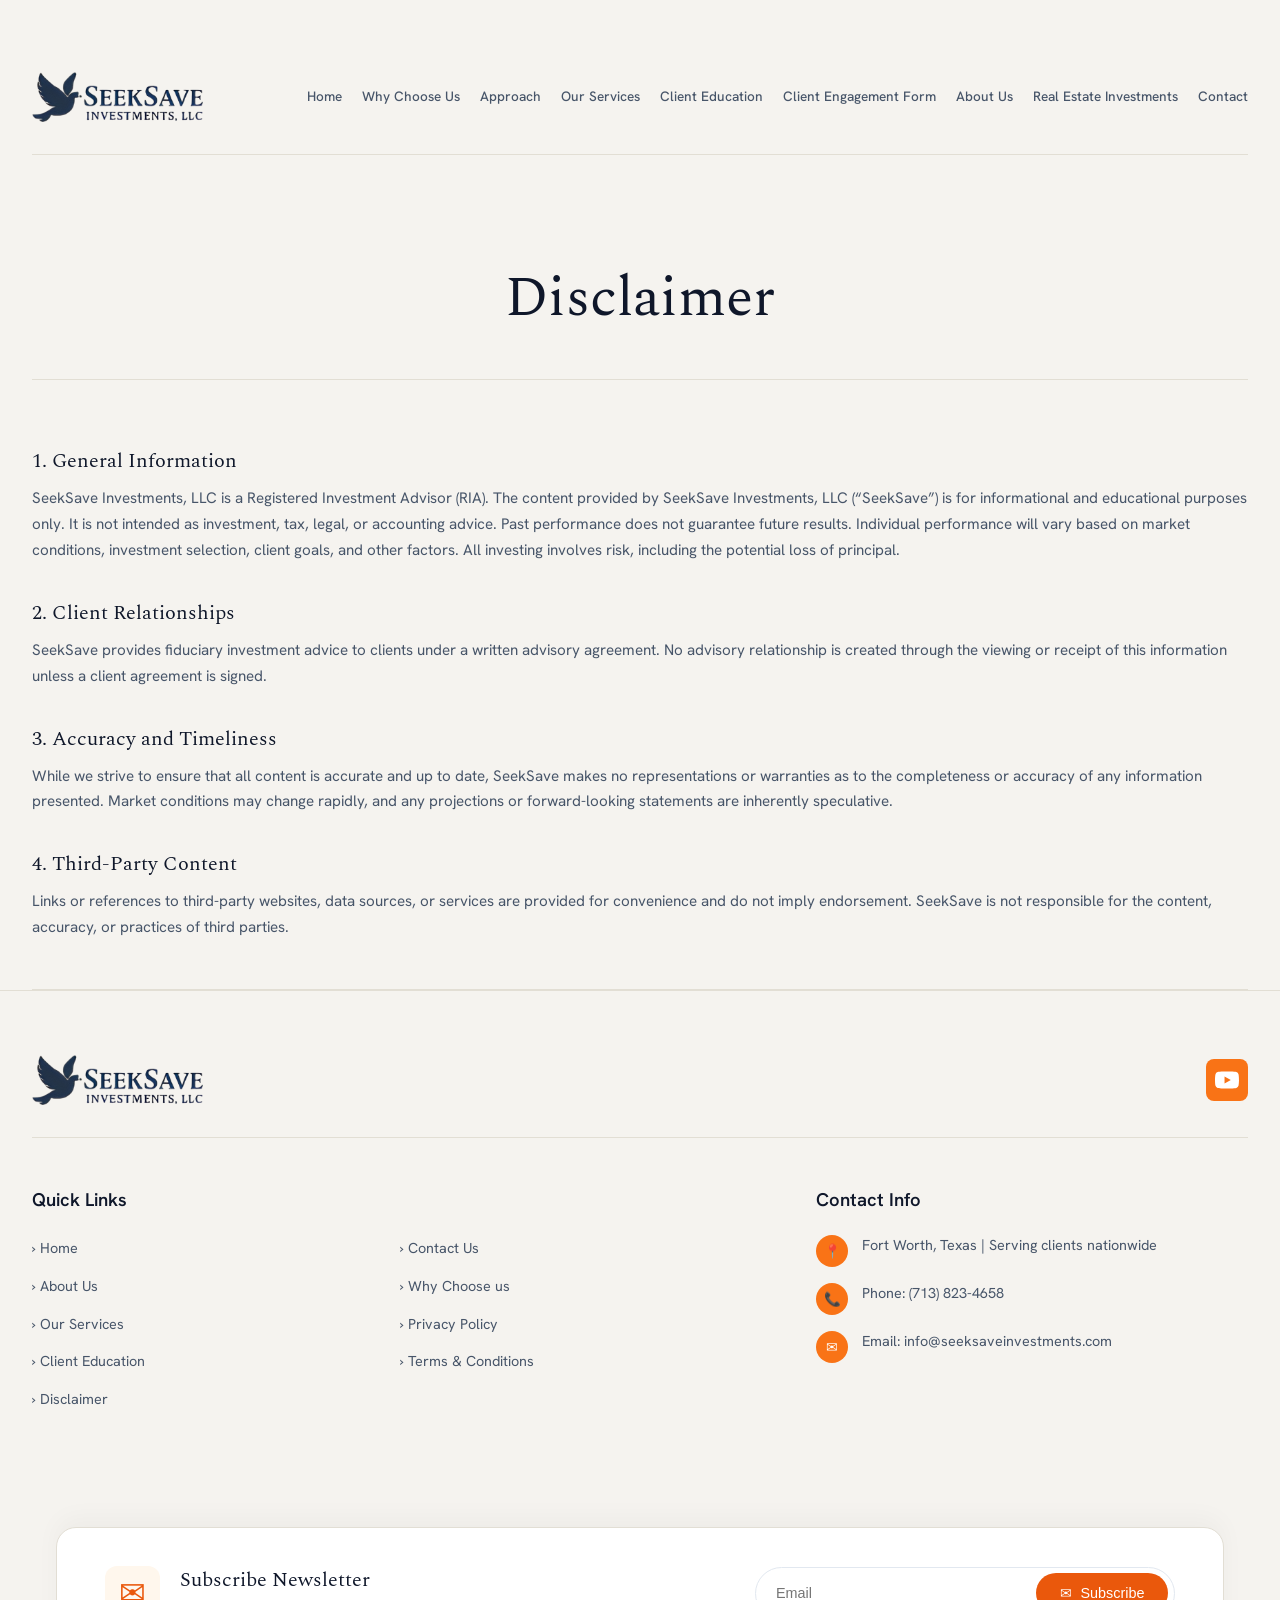
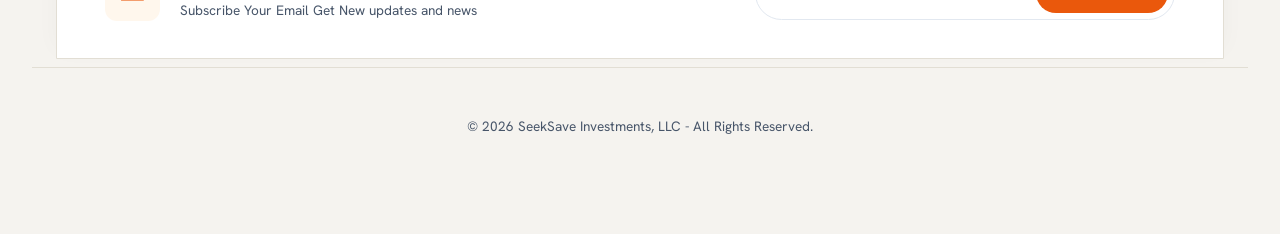
<file: disclaimer.html>
<!DOCTYPE html>
<html lang="en">
<head>
<meta charset="utf-8">
<meta name="viewport" content="width=device-width, initial-scale=1, viewport-fit=cover">
<title>Disclaimer — SeekSave Investments</title>
<link rel="preconnect" href="https://fonts.googleapis.com">
<link rel="preconnect" href="https://fonts.gstatic.com" crossorigin>
<link href="https://fonts.googleapis.com/css2?family=Spectral:wght@400;600&family=Hanken+Grotesk:wght@400;500;600&display=swap" rel="stylesheet">
<link rel="stylesheet" href="style.css">
</head>
<body>

<div class="wrap">
  <!-- Header / Navigation -->
  <header>
    <a class="logo" href="index.html">
      <img src="f20ca648-1de9-4590-8b15-9d2f7f2d26ae-Photoroom.png" alt="SeekSave Investments" style="height: 50px; width: auto; vertical-align: middle;">
    </a>
    <nav aria-label="Main">
      <a href="index.html">Home</a>
      <a href="why-choose-us.html">Why Choose Us</a>
      <a href="approach.html">Approach</a>
      <a href="our-services.html">Our Services</a>
      <a href="client-education.html">Client Education</a>
      <a href="client-engagement.html">Client Engagement Form</a>
      <a href="about-us.html">About Us</a>
      <a href="real-estate.html">Real Estate Investments</a>
      <a href="contact.html">Contact</a>
    </nav>
  </header>

  <main>
    <!-- Disclaimer Heading Section -->
    <section class="page-hero-section" style="padding: 4rem 0 3rem 0; border-bottom: 1px solid var(--border); margin-bottom: 3rem; text-align: center;">
      <h1 style="font-family: 'Spectral', serif; font-size: 3.5rem; font-weight: 400; color: var(--text); line-height: 1.15; margin: 0;">
        Disclaimer
      </h1>
    </section>

    <!-- Disclaimer Content Section -->
    <section class="legal-hero-section" style="padding: 4rem 0 3rem 0; border-bottom: 1px solid var(--border); margin-bottom: 3rem;">
      <div style="display: flex; flex-direction: column; gap: 2rem; color: var(--muted); font-size: 0.95rem; line-height: 1.7;">
        
        <div>
          <h3 style="font-family: 'Spectral', serif; font-size: 1.25rem; color: var(--text); margin-bottom: 0.5rem;">1. General Information</h3>
          <p>SeekSave Investments, LLC is a Registered Investment Advisor (RIA). The content provided by SeekSave Investments, LLC (“SeekSave”) is for informational and educational purposes only. It is not intended as investment, tax, legal, or accounting advice. Past performance does not guarantee future results. Individual performance will vary based on market conditions, investment selection, client goals, and other factors. All investing involves risk, including the potential loss of principal.</p>
        </div>

        <div>
          <h3 style="font-family: 'Spectral', serif; font-size: 1.25rem; color: var(--text); margin-bottom: 0.5rem;">2. Client Relationships</h3>
          <p>SeekSave provides fiduciary investment advice to clients under a written advisory agreement. No advisory relationship is created through the viewing or receipt of this information unless a client agreement is signed.</p>
        </div>

        <div>
          <h3 style="font-family: 'Spectral', serif; font-size: 1.25rem; color: var(--text); margin-bottom: 0.5rem;">3. Accuracy and Timeliness</h3>
          <p>While we strive to ensure that all content is accurate and up to date, SeekSave makes no representations or warranties as to the completeness or accuracy of any information presented. Market conditions may change rapidly, and any projections or forward-looking statements are inherently speculative.</p>
        </div>

        <div>
          <h3 style="font-family: 'Spectral', serif; font-size: 1.25rem; color: var(--text); margin-bottom: 0.5rem;">4. Third-Party Content</h3>
          <p>Links or references to third-party websites, data sources, or services are provided for convenience and do not imply endorsement. SeekSave is not responsible for the content, accuracy, or practices of third parties.</p>
        </div>

      </div>
    </section>
  </main>

<!-- Footer Section -->
<footer class="site-footer">
  <div class="footer-container">
    <!-- Top Row: Logo & YouTube Social Icon -->
    <div class="footer-top-row">
      <div class="footer-logo">
        <a href="index.html" class="logo">
          <img src="f20ca648-1de9-4590-8b15-9d2f7f2d26ae-Photoroom.png" alt="SeekSave Investments" style="height: 50px; width: auto; vertical-align: middle;">
        </a>
      </div>
      <div class="footer-social">
        <a href="https://www.youtube.com/@SeekSaveInvestments" target="_blank" aria-label="YouTube" class="social-icon">
          <svg width="24" height="24" viewBox="0 0 24 24" fill="currentColor">
            <path d="M23.498 6.186a3.016 3.016 0 0 0-2.122-2.136C19.505 3.545 12 3.545 12 3.545s-7.505 0-9.377.505A3.017 3.017 0 0 0 .502 6.186C0 8.07 0 12 0 12s0 3.93.502 5.814a3.016 3.016 0 0 0 2.122 2.136c1.871.505 9.376.505 9.376.505s7.505 0 9.377-.505a3.015 3.015 0 0 0 2.122-2.136C24 15.93 24 12 24 12s0-3.93-.502-5.814zM9.545 15.568V8.432L15.818 12l-6.273 3.568z"/>
          </svg>
        </a>
      </div>
    </div>

    <hr class="footer-divider">

    <!-- Columns Row -->
    <div class="footer-grid">
      <!-- Column 1: Quick Links (Split into 2 Sub-columns) -->
      <div class="footer-col quick-links-col">
        <h4>Quick Links</h4>
        <div class="links-subgrid">
          <ul class="footer-links">
            <li><a href="index.html">› Home</a></li>
            <li><a href="about.html">› About Us</a></li>
            <li><a href="services.html">› Our Services</a></li>
            <li><a href="education.html">› Client Education</a></li>
            <li><a href="disclaimer.html" class="active">› Disclaimer</a></li>
          </ul>
          <ul class="footer-links">
            <li><a href="contact.html">› Contact Us</a></li>
            <li><a href="why-choose.html">› Why Choose us</a></li>
            <li><a href="privacy.html">› Privacy Policy</a></li>
            <li><a href="terms.html">› Terms & Conditions</a></li>
          </ul>
        </div>
      </div>

      <!-- Column 2: Contact Info -->
      <div class="footer-col">
        <h4>Contact Info</h4>
        <ul class="footer-contact-list">
          <li>
            <span class="contact-badge location-badge">📍</span>
            <span>Fort Worth, Texas | Serving clients nationwide</span>
          </li>
          <li>
            <span class="contact-badge phone-badge">📞</span>
            <span>Phone: (713) 823-4658</span>
          </li>
          <li>
            <span class="contact-badge email-badge">✉</span>
            <span>Email: info@seeksaveinvestments.com</span>
          </li>
        </ul>
      </div>
    </div>
  </div>

  <!-- Floating Newsletter Card -->
  <div class="newsletter-card-wrapper">
    <div class="newsletter-card">
      <div class="newsletter-icon-title">
        <div class="envelope-icon">✉</div>
        <div>
          <h3>Subscribe Newsletter</h3>
          <p>Subscribe Your Email Get New updates and news</p>
        </div>
      </div>
      <form class="newsletter-form" onsubmit="event.preventDefault();">
        <input type="email" placeholder="Email" required>
        <button type="submit" class="subscribe-btn">
          <span>✉</span> Subscribe
        </button>
      </form>
    </div>
  </div>

  <!-- Copyright Bar -->
  <div class="footer-bottom-bar">
    <p>© 2026 SeekSave Investments, LLC - All Rights Reserved.</p>
  </div>
</footer>

</body>
</html>
</file>
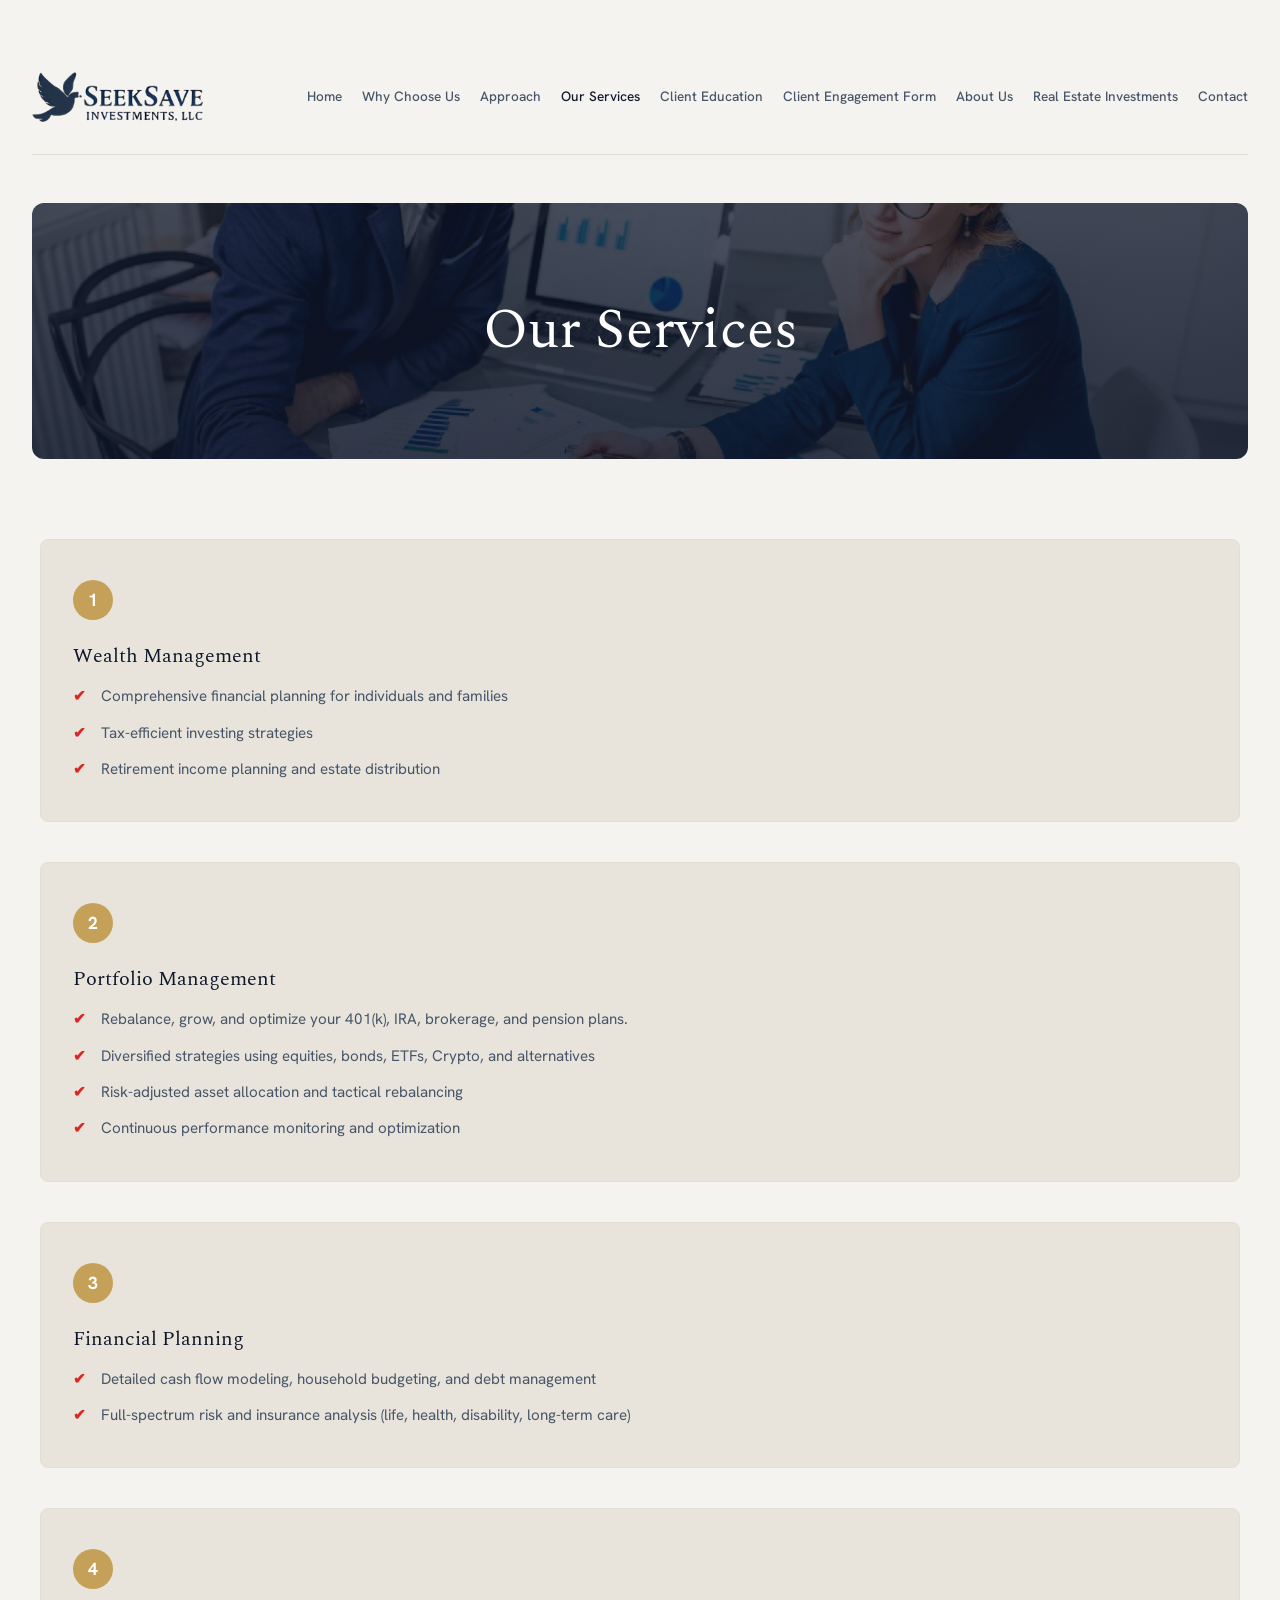
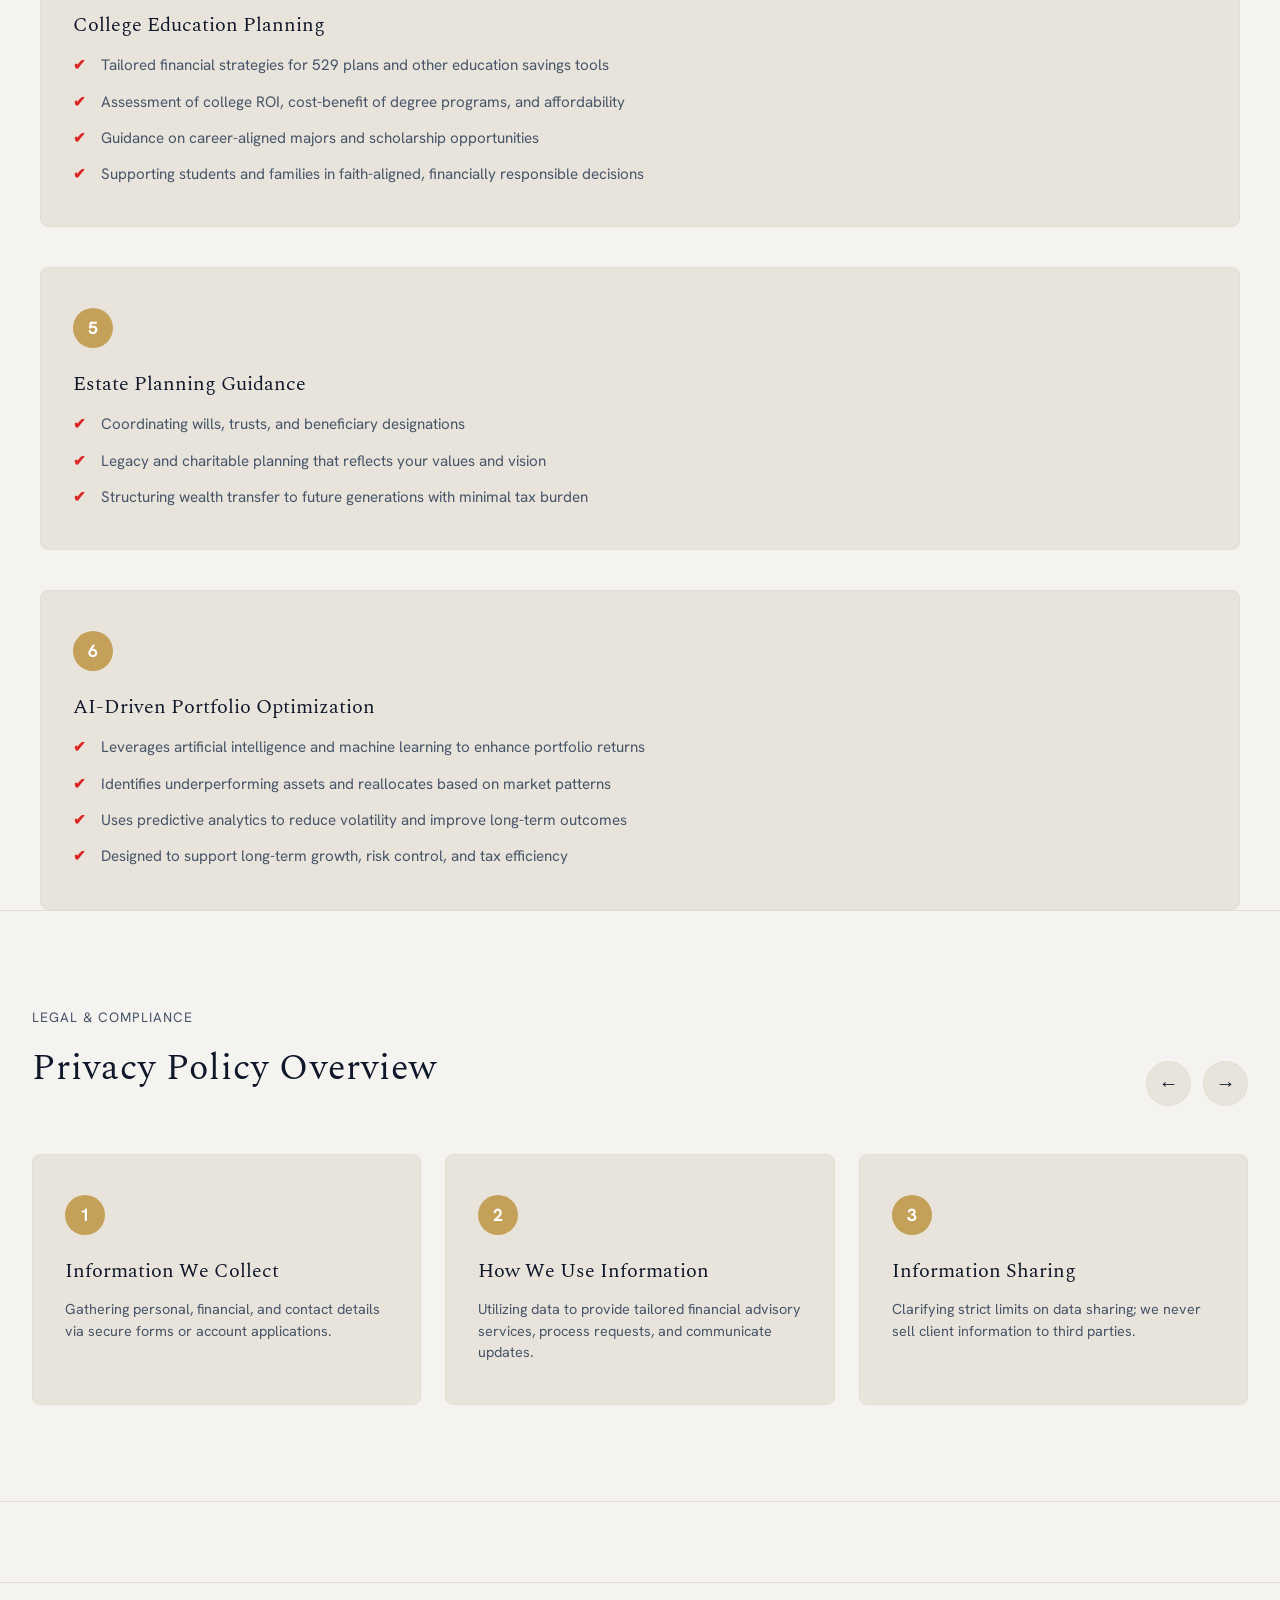
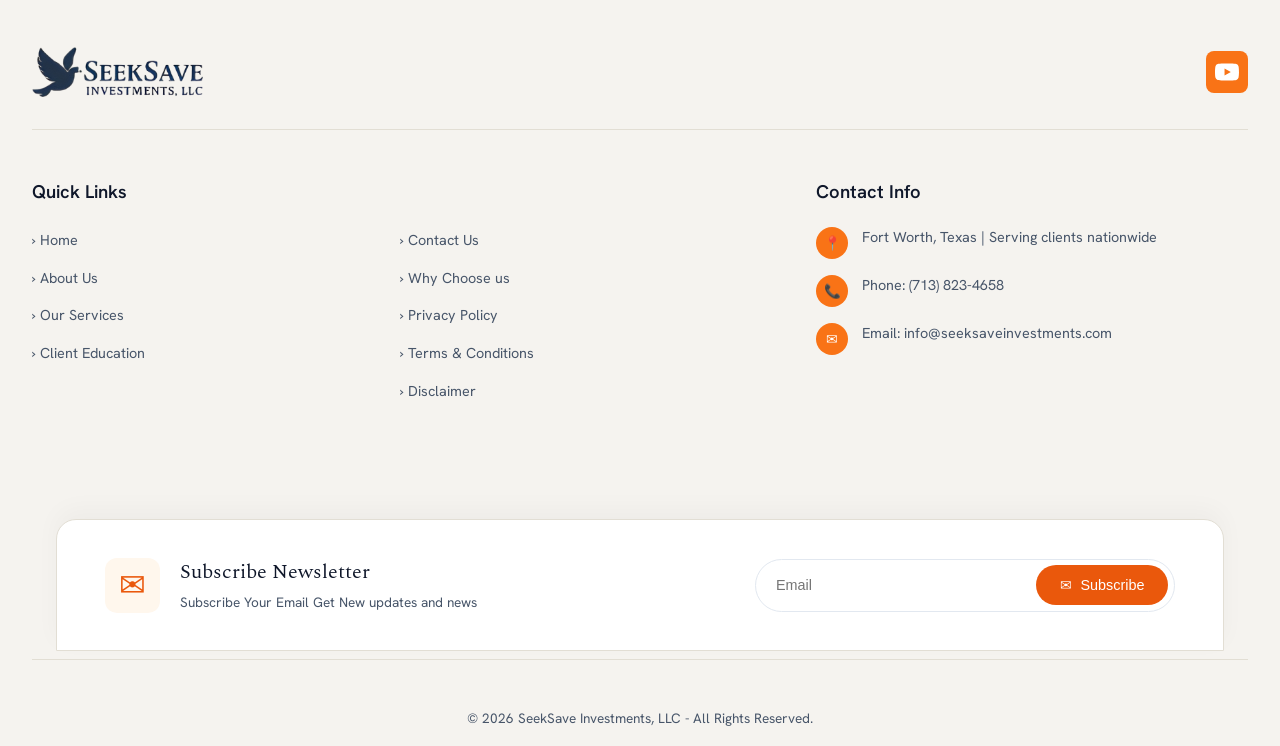
<file: our-services.html>
<!DOCTYPE html>
<html lang="en">
<head>
<meta charset="utf-8">
<meta name="viewport" content="width=device-width, initial-scale=1, viewport-fit=cover">
<title>Our Services — SeekSave Investments</title>
<link rel="preconnect" href="https://fonts.googleapis.com">
<link rel="preconnect" href="https://fonts.gstatic.com" crossorigin>
<link href="https://fonts.googleapis.com/css2?family=Spectral:wght@400;600&family=Hanken+Grotesk:wght@400;500;600&display=swap" rel="stylesheet">
<link rel="stylesheet" href="style.css">
</head>
<body>

<div class="wrap">
  <!-- Header / Navigation -->
  <header>
    <a class="logo" href="index.html">
      <img src="f20ca648-1de9-4590-8b15-9d2f7f2d26ae-Photoroom.png" alt="SeekSave Investments" style="height: 50px; width: auto; vertical-align: middle;">
    </a>
    <nav aria-label="Main">
      <a href="index.html">Home</a>
      <a href="why-choose-us.html">Why Choose Us</a>
      <a href="approach.html">Approach</a>
      <a href="our-services.html" class="active">Our Services</a>
      <a href="client-education.html">Client Education</a>
      <a href="client-engagement.html">Client Engagement Form</a>
      <a href="about-us.html">About Us</a>
      <a href="real-estate.html">Real Estate Investments</a>
      <a href="contact.html">Contact</a>
    </nav>
  </header>

  <main>
    <!-- Page Header Hero Block -->
    
    <section class="page-hero-section" style="background-image: linear-gradient(rgba(15, 23, 42, 0.75), rgba(15, 23, 42, 0.85)), url('professional-services.jpg'); background-size: cover; background-position: center; background-repeat: no-repeat; padding: 6rem 2rem; border-radius: 12px; margin-bottom: 5rem !important; text-align: center; color: #ffffff;">
      <h1 style="font-family: 'Spectral', serif; font-size: 3.5rem; font-weight: 400; line-height: 1.15; margin: 0; color: #ffffff;">
        Our Services
      </h1>
    </section>

    <!-- Services Grid Content Section -->
    <section class="why-choose-content-section" style="max-width: 1200px; margin: 0 auto 6rem auto;">
      <div class="row-grid" style="display: grid; grid-template-columns: 1fr; gap: 2.5rem;">
        
        <!-- Wealth Management with Checkmarks (1) -->
        <div class="row" style="background: var(--bg-darker); padding: 2.5rem 2rem; border-radius: 8px; border: 1px solid var(--border);">
          <div class="reason-badge" style="width: 40px; height: 40px; background-color: var(--accent); color: #ffffff; font-weight: bold; border-radius: 50%; display: flex; align-items: center; justify-content: center; margin-bottom: 1.25rem; font-size: 1.1rem;">1</div>
          <h3 style="font-family: 'Spectral', serif; font-size: 1.25rem; margin-bottom: 0.75rem; color: var(--text);">Wealth Management</h3>
          
          <ul style="list-style: none; padding: 0; margin: 0; display: flex; flex-direction: column; gap: 0.75rem;">
            <li style="position: relative; padding-left: 1.75rem; color: var(--muted); font-size: 0.95rem; line-height: 1.6;">
              <span style="position: absolute; left: 0; color: #dc2626; font-weight: bold;">✔</span>
              Comprehensive financial planning for individuals and families
            </li>
            <li style="position: relative; padding-left: 1.75rem; color: var(--muted); font-size: 0.95rem; line-height: 1.6;">
              <span style="position: absolute; left: 0; color: #dc2626; font-weight: bold;">✔</span>
              Tax-efficient investing strategies
            </li>
            <li style="position: relative; padding-left: 1.75rem; color: var(--muted); font-size: 0.95rem; line-height: 1.6;">
              <span style="position: absolute; left: 0; color: #dc2626; font-weight: bold;">✔</span>
              Retirement income planning and estate distribution
            </li>
          </ul>
        </div>

        <!-- Portfolio Management with Checkmarks (2) -->
        <div class="row" style="background: var(--bg-darker); padding: 2.5rem 2rem; border-radius: 8px; border: 1px solid var(--border);">
          <div class="reason-badge" style="width: 40px; height: 40px; background-color: var(--accent); color: #ffffff; font-weight: bold; border-radius: 50%; display: flex; align-items: center; justify-content: center; margin-bottom: 1.25rem; font-size: 1.1rem;">2</div>
          <h3 style="font-family: 'Spectral', serif; font-size: 1.25rem; margin-bottom: 0.75rem; color: var(--text);">Portfolio Management</h3>
          
          <ul style="list-style: none; padding: 0; margin: 0; display: flex; flex-direction: column; gap: 0.75rem;">
            <li style="position: relative; padding-left: 1.75rem; color: var(--muted); font-size: 0.95rem; line-height: 1.6;">
              <span style="position: absolute; left: 0; color: #dc2626; font-weight: bold;">✔</span>
              Rebalance, grow, and optimize your 401(k), IRA, brokerage, and pension plans.
            </li>
            <li style="position: relative; padding-left: 1.75rem; color: var(--muted); font-size: 0.95rem; line-height: 1.6;">
              <span style="position: absolute; left: 0; color: #dc2626; font-weight: bold;">✔</span>
              Diversified strategies using equities, bonds, ETFs, Crypto, and alternatives
            </li>
            <li style="position: relative; padding-left: 1.75rem; color: var(--muted); font-size: 0.95rem; line-height: 1.6;">
              <span style="position: absolute; left: 0; color: #dc2626; font-weight: bold;">✔</span>
              Risk-adjusted asset allocation and tactical rebalancing
            </li>
            <li style="position: relative; padding-left: 1.75rem; color: var(--muted); font-size: 0.95rem; line-height: 1.6;">
              <span style="position: absolute; left: 0; color: #dc2626; font-weight: bold;">✔</span>
              Continuous performance monitoring and optimization
            </li>
          </ul>
        </div>

        <!-- Financial Planning with Checkmarks (3) -->
        <div class="row" style="background: var(--bg-darker); padding: 2.5rem 2rem; border-radius: 8px; border: 1px solid var(--border);">
          <div class="reason-badge" style="width: 40px; height: 40px; background-color: var(--accent); color: #ffffff; font-weight: bold; border-radius: 50%; display: flex; align-items: center; justify-content: center; margin-bottom: 1.25rem; font-size: 1.1rem;">3</div>
          <h3 style="font-family: 'Spectral', serif; font-size: 1.25rem; margin-bottom: 0.75rem; color: var(--text);">Financial Planning</h3>
          
          <ul style="list-style: none; padding: 0; margin: 0; display: flex; flex-direction: column; gap: 0.75rem;">
            <li style="position: relative; padding-left: 1.75rem; color: var(--muted); font-size: 0.95rem; line-height: 1.6;">
              <span style="position: absolute; left: 0; color: #dc2626; font-weight: bold;">✔</span>
              Detailed cash flow modeling, household budgeting, and debt management
            </li>
            <li style="position: relative; padding-left: 1.75rem; color: var(--muted); font-size: 0.95rem; line-height: 1.6;">
              <span style="position: absolute; left: 0; color: #dc2626; font-weight: bold;">✔</span>
              Full-spectrum risk and insurance analysis (life, health, disability, long-term care)
            </li>
          </ul>
        </div>

        <!-- College Education Planning with Checkmarks (4) -->
        <div class="row" style="background: var(--bg-darker); padding: 2.5rem 2rem; border-radius: 8px; border: 1px solid var(--border);">
          <div class="reason-badge" style="width: 40px; height: 40px; background-color: var(--accent); color: #ffffff; font-weight: bold; border-radius: 50%; display: flex; align-items: center; justify-content: center; margin-bottom: 1.25rem; font-size: 1.1rem;">4</div>
          <h3 style="font-family: 'Spectral', serif; font-size: 1.25rem; margin-bottom: 0.75rem; color: var(--text);">College Education Planning</h3>
          
          <ul style="list-style: none; padding: 0; margin: 0; display: flex; flex-direction: column; gap: 0.75rem;">
            <li style="position: relative; padding-left: 1.75rem; color: var(--muted); font-size: 0.95rem; line-height: 1.6;">
              <span style="position: absolute; left: 0; color: #dc2626; font-weight: bold;">✔</span>
              Tailored financial strategies for 529 plans and other education savings tools
            </li>
            <li style="position: relative; padding-left: 1.75rem; color: var(--muted); font-size: 0.95rem; line-height: 1.6;">
              <span style="position: absolute; left: 0; color: #dc2626; font-weight: bold;">✔</span>
              Assessment of college ROI, cost-benefit of degree programs, and affordability
            </li>
            <li style="position: relative; padding-left: 1.75rem; color: var(--muted); font-size: 0.95rem; line-height: 1.6;">
              <span style="position: absolute; left: 0; color: #dc2626; font-weight: bold;">✔</span>
              Guidance on career-aligned majors and scholarship opportunities
            </li>
            <li style="position: relative; padding-left: 1.75rem; color: var(--muted); font-size: 0.95rem; line-height: 1.6;">
              <span style="position: absolute; left: 0; color: #dc2626; font-weight: bold;">✔</span>
              Supporting students and families in faith-aligned, financially responsible decisions
            </li>
          </ul>
        </div>

        <!-- Estate Planning Guidance with Checkmarks (5) -->
        <div class="row" style="background: var(--bg-darker); padding: 2.5rem 2rem; border-radius: 8px; border: 1px solid var(--border);">
          <div class="reason-badge" style="width: 40px; height: 40px; background-color: var(--accent); color: #ffffff; font-weight: bold; border-radius: 50%; display: flex; align-items: center; justify-content: center; margin-bottom: 1.25rem; font-size: 1.1rem;">5</div>
          <h3 style="font-family: 'Spectral', serif; font-size: 1.25rem; margin-bottom: 0.75rem; color: var(--text);">Estate Planning Guidance</h3>
          
          <ul style="list-style: none; padding: 0; margin: 0; display: flex; flex-direction: column; gap: 0.75rem;">
            <li style="position: relative; padding-left: 1.75rem; color: var(--muted); font-size: 0.95rem; line-height: 1.6;">
              <span style="position: absolute; left: 0; color: #dc2626; font-weight: bold;">✔</span>
              Coordinating wills, trusts, and beneficiary designations
            </li>
            <li style="position: relative; padding-left: 1.75rem; color: var(--muted); font-size: 0.95rem; line-height: 1.6;">
              <span style="position: absolute; left: 0; color: #dc2626; font-weight: bold;">✔</span>
              Legacy and charitable planning that reflects your values and vision
            </li>
            <li style="position: relative; padding-left: 1.75rem; color: var(--muted); font-size: 0.95rem; line-height: 1.6;">
              <span style="position: absolute; left: 0; color: #dc2626; font-weight: bold;">✔</span>
              Structuring wealth transfer to future generations with minimal tax burden
            </li>
          </ul>
        </div>

        <!-- AI-Driven Portfolio Optimization with Checkmarks (6) -->
        <div class="row" style="background: var(--bg-darker); padding: 2.5rem 2rem; border-radius: 8px; border: 1px solid var(--border);">
          <div class="reason-badge" style="width: 40px; height: 40px; background-color: var(--accent); color: #ffffff; font-weight: bold; border-radius: 50%; display: flex; align-items: center; justify-content: center; margin-bottom: 1.25rem; font-size: 1.1rem;">6</div>
          <h3 style="font-family: 'Spectral', serif; font-size: 1.25rem; margin-bottom: 0.75rem; color: var(--text);">AI-Driven Portfolio Optimization</h3>
          
          <ul style="list-style: none; padding: 0; margin: 0; display: flex; flex-direction: column; gap: 0.75rem;">
            <li style="position: relative; padding-left: 1.75rem; color: var(--muted); font-size: 0.95rem; line-height: 1.6;">
              <span style="position: absolute; left: 0; color: #dc2626; font-weight: bold;">✔</span>
              Leverages artificial intelligence and machine learning to enhance portfolio returns
            </li>
            <li style="position: relative; padding-left: 1.75rem; color: var(--muted); font-size: 0.95rem; line-height: 1.6;">
              <span style="position: absolute; left: 0; color: #dc2626; font-weight: bold;">✔</span>
              Identifies underperforming assets and reallocates based on market patterns
            </li>
            <li style="position: relative; padding-left: 1.75rem; color: var(--muted); font-size: 0.95rem; line-height: 1.6;">
              <span style="position: absolute; left: 0; color: #dc2626; font-weight: bold;">✔</span>
              Uses predictive analytics to reduce volatility and improve long-term outcomes
            </li>
            <li style="position: relative; padding-left: 1.75rem; color: var(--muted); font-size: 0.95rem; line-height: 1.6;">
              <span style="position: absolute; left: 0; color: #dc2626; font-weight: bold;">✔</span>
              Designed to support long-term growth, risk control, and tax efficiency
            </li>
          </ul>
        </div>

      </div>
    </section>

    <!-- Privacy Policy Overview Carousel Section -->
    <section class="why-choose-section inverted-cream-theme">
      <div class="why-container">
        <div class="why-header">
          <div class="header-text-group">
            <span class="section-eyebrow">Legal & Compliance</span>
            <h2 class="why-title">Privacy Policy Overview</h2>
          </div>
          
          <!-- Navigation Arrows -->
          <div class="carousel-nav">
            <button class="carousel-btn prev-btn" aria-label="Previous reasons">←</button>
            <button class="carousel-btn next-btn" aria-label="Next reasons">→</button>
          </div>
        </div>

        <!-- Carousel Track -->
        <div class="carousel-viewport">
          <div class="reasons-carousel-track">
            <!-- Card 1 -->
            <a href="privacy.html" class="reason-card">
              <div class="reason-badge">1</div>
              <h3>Information We Collect</h3>
              <p>Gathering personal, financial, and contact details via secure forms or account applications.</p>
            </a>
            <!-- Card 2 -->
            <a href="privacy.html" class="reason-card">
              <div class="reason-badge">2</div>
              <h3>How We Use Information</h3>
              <p>Utilizing data to provide tailored financial advisory services, process requests, and communicate updates.</p>
            </a>
            <!-- Card 3 -->
            <a href="privacy.html" class="reason-card">
              <div class="reason-badge">3</div>
              <h3>Information Sharing</h3>
              <p>Clarifying strict limits on data sharing; we never sell client information to third parties.</p>
            </a>
            <!-- Card 4 -->
            <a href="privacy.html" class="reason-card">
              <div class="reason-badge">4</div>
              <h3>Data Security</h3>
              <p>Employing robust technical and administrative safeguards to protect your sensitive financial records.</p>
            </a>
            <!-- Card 5 -->
            <a href="privacy.html" class="reason-card">
              <div class="reason-badge">5</div>
              <h3>Cookies & Tracking</h3>
              <p>Understanding how analytics and cookies help monitor site performance and enhance your user experience.</p>
            </a>
          </div>
        </div>
      </div>
    </section>

    
    <!-- Carousel Functionality Script -->
    <script>
      document.addEventListener('DOMContentLoaded', function () {
        const track = document.querySelector('.reasons-carousel-track');
        const cards = document.querySelectorAll('.reason-card');
        const nextBtn = document.querySelector('.next-btn');
        const prevBtn = document.querySelector('.prev-btn');

        if (!track || cards.length === 0) return;

        let currentIndex = 0;

        function getCardsPerView() {
          if (window.innerWidth <= 650) return 1;
          if (window.innerWidth <= 1100) return 2;
          return 3;
        }

        function updateCarousel() {
          const cardsPerView = getCardsPerView();
          const maxIndex = cards.length - cardsPerView;
    
          if (currentIndex > maxIndex) currentIndex = maxIndex;
          if (currentIndex < 0) currentIndex = 0;
    
          const cardWidth = cards[0].getBoundingClientRect().width;
          const gap = parseFloat(window.getComputedStyle(track).gap) || 32;
          const shiftAmount = currentIndex * (cardWidth + gap);
    
          track.style.transform = `translateX(-${shiftAmount}px)`;
        }

        if (nextBtn) {
          nextBtn.addEventListener('click', function () {
            const cardsPerView = getCardsPerView();
            const maxIndex = cards.length - cardsPerView;
            if (currentIndex < maxIndex) {
              currentIndex++;
              updateCarousel();
            }
          });
        }

        if (prevBtn) {
          prevBtn.addEventListener('click', function () {
            if (currentIndex > 0) {
              currentIndex--;
              updateCarousel();
            }
          });
        }
    
        window.addEventListener('resize', updateCarousel);
      });
    </script>

  </main>
</div>

<!-- Footer Section -->
<footer class="site-footer">
  <div class="footer-container">
    <!-- Top Row: Logo & YouTube Social Icon -->
    <div class="footer-top-row">
      <div class="footer-logo">
        <a href="index.html" class="logo">
          <img src="f20ca648-1de9-4590-8b15-9d2f7f2d26ae-Photoroom.png" alt="SeekSave Investments" style="height: 50px; width: auto; vertical-align: middle;">
        </a>
      </div>
      <div class="footer-social">
        <a href="https://www.youtube.com/@SeekSaveInvestments" target="_blank" aria-label="YouTube" class="social-icon">
          <svg width="24" height="24" viewBox="0 0 24 24" fill="currentColor">
            <path d="M23.498 6.186a3.016 3.016 0 0 0-2.122-2.136C19.505 3.545 12 3.545 12 3.545s-7.505 0-9.377.505A3.017 3.017 0 0 0 .502 6.186C0 8.07 0 12 0 12s0 3.93.502 5.814a3.016 3.016 0 0 0 2.122 2.136c1.871.505 9.376.505 9.376.505s7.505 0 9.377-.505a3.015 3.015 0 0 0 2.122-2.136C24 15.93 24 12 24 12s0-3.93-.502-5.814zM9.545 15.568V8.432L15.818 12l-6.273 3.568z"/>
          </svg>
        </a>
      </div>
    </div>

    <hr class="footer-divider">

    <!-- Columns Row -->
    <div class="footer-grid">
      <!-- Column 1: Quick Links (Split into 2 Sub-columns) -->
      <div class="footer-col quick-links-col">
        <h4>Quick Links</h4>
        <div class="links-subgrid">
          <ul class="footer-links">
            <li><a href="index.html">› Home</a></li>
            <li><a href="about-us.html">› About Us</a></li>
            <li><a href="our-services.html" class="active">› Our Services</a></li>
            <li><a href="client-education.html">› Client Education</a></li>
          </ul>
          <ul class="footer-links">
            <li><a href="contact.html">› Contact Us</a></li>
            <li><a href="why-choose-us.html">› Why Choose us</a></li>
            <li><a href="privacy.html">› Privacy Policy</a></li>
            <li><a href="terms.html">› Terms & Conditions</a></li>
            <li><a href="disclaimer.html">› Disclaimer</a></li>
          </ul>
        </div>
      </div>

      <!-- Column 2: Contact Info -->
      <div class="footer-col">
        <h4>Contact Info</h4>
        <ul class="footer-contact-list">
          <li>
            <span class="contact-badge location-badge">📍</span>
            <span>Fort Worth, Texas | Serving clients nationwide</span>
          </li>
          <li>
            <span class="contact-badge phone-badge">📞</span>
            <span>Phone: (713) 823-4658</span>
          </li>
          <li>
            <span class="contact-badge email-badge">✉</span>
            <span>Email: info@seeksaveinvestments.com</span>
          </li>
        </ul>
      </div>
    </div>
  </div>

  <!-- Floating Newsletter Card -->
  <div class="newsletter-card-wrapper">
    <div class="newsletter-card">
      <div class="newsletter-icon-title">
        <div class="envelope-icon">✉</div>
        <div>
          <h3>Subscribe Newsletter</h3>
          <p>Subscribe Your Email Get New updates and news</p>
        </div>
      </div>
      <form class="newsletter-form" onsubmit="event.preventDefault();">
        <input type="email" placeholder="Email" required>
        <button type="submit" class="subscribe-btn">
          <span>✉</span> Subscribe
        </button>
      </form>
    </div>
  </div>

  <!-- Copyright Bar -->
  <div class="footer-bottom-bar">
    <p>© 2026 SeekSave Investments, LLC - All Rights Reserved.</p>
  </div>
</footer>

</body>
</html>
</file>
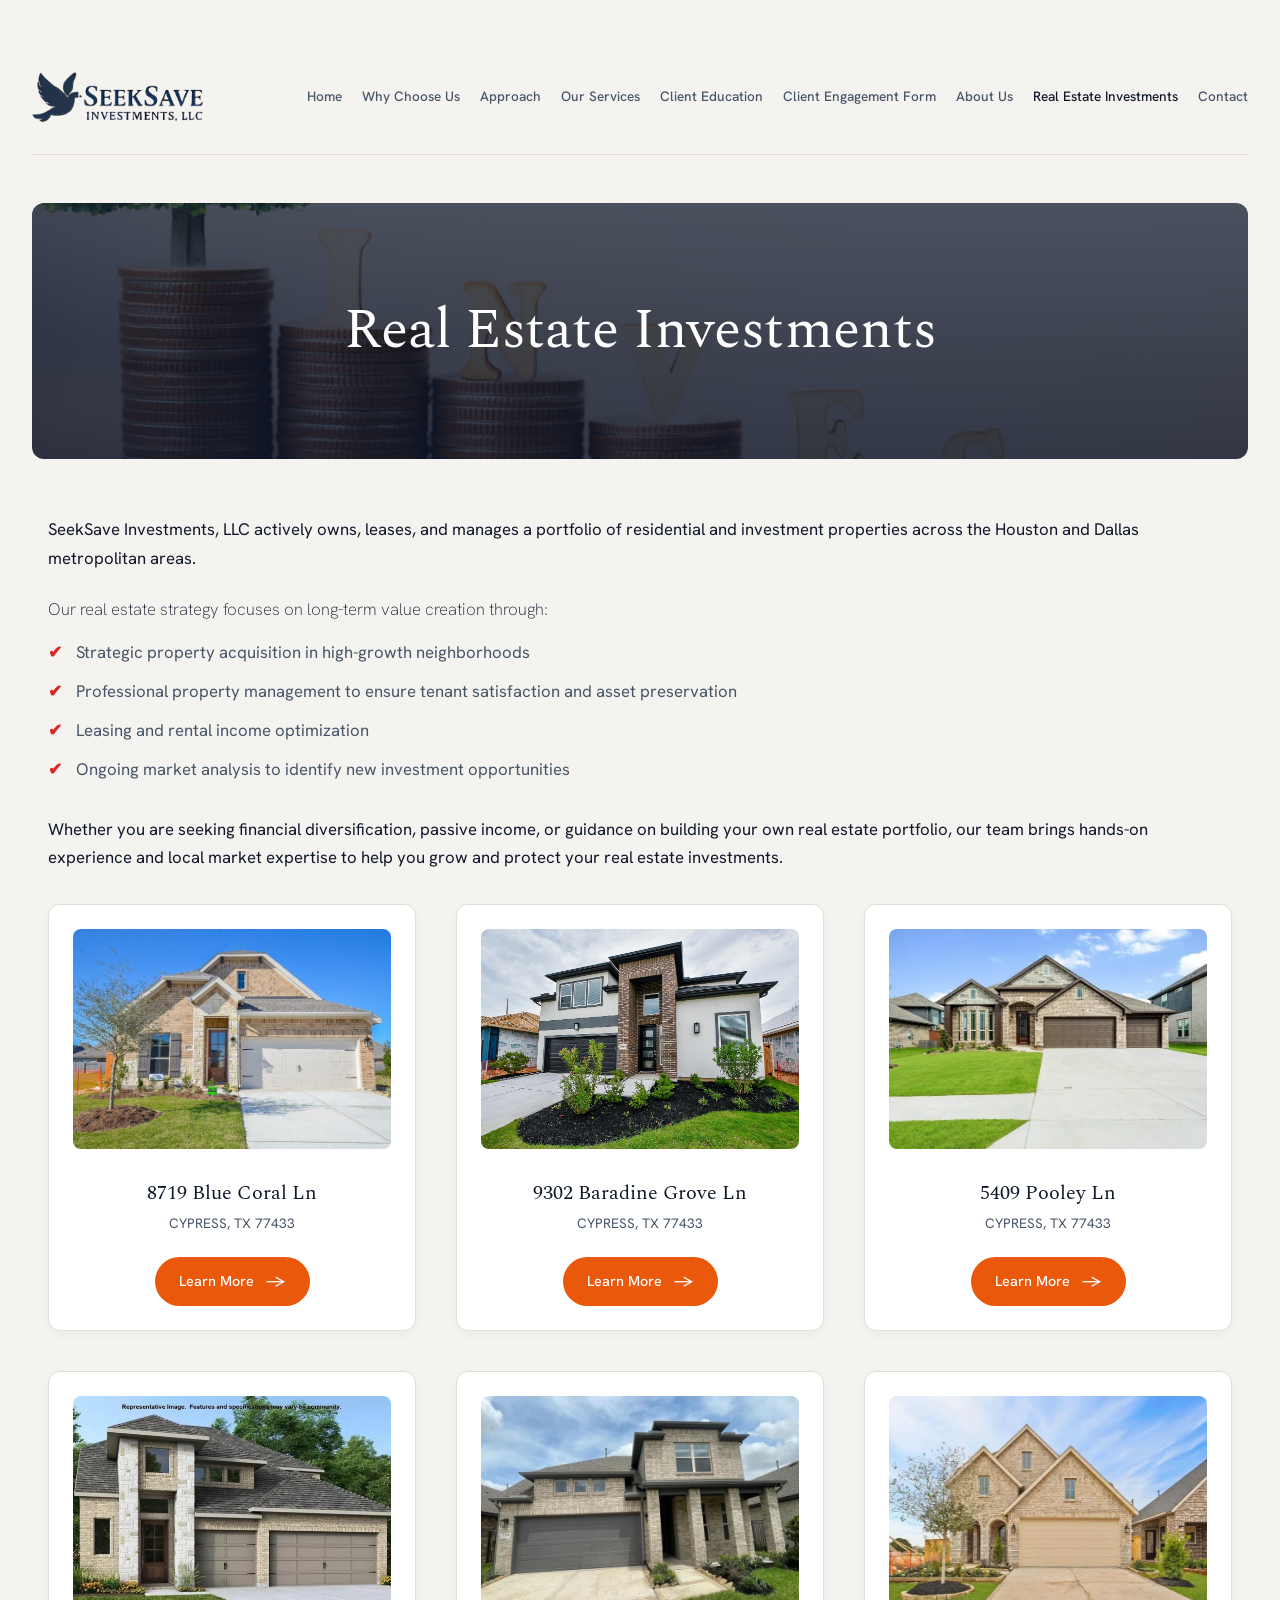
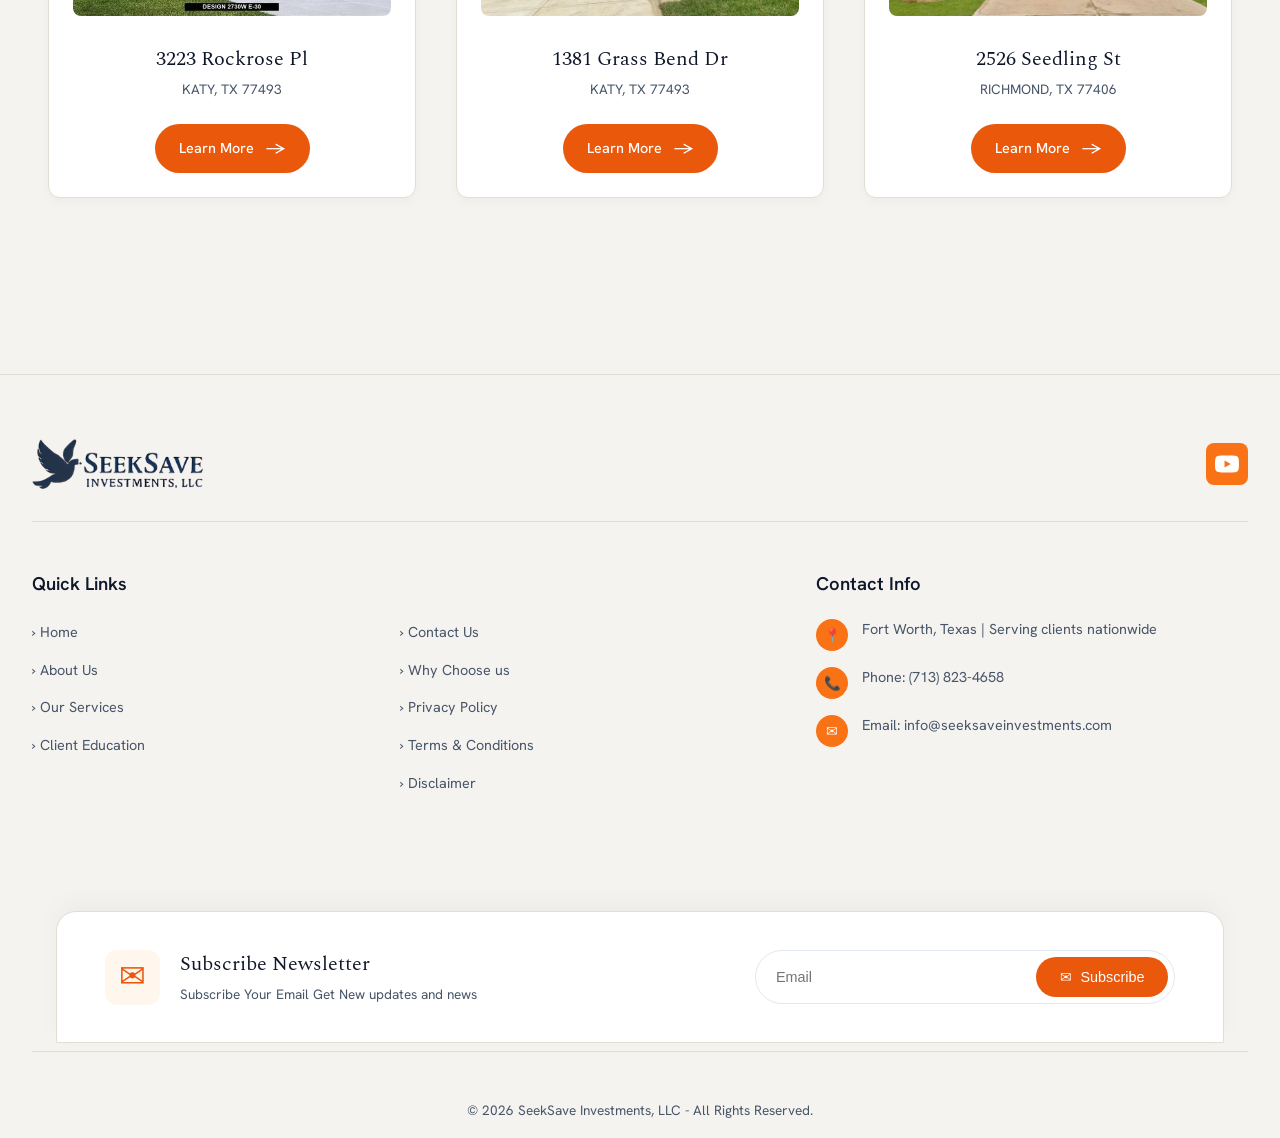
<file: real-estate.html>
<!DOCTYPE html>
<html lang="en">
<head>
<meta charset="utf-8">
<meta name="viewport" content="width=device-width, initial-scale=1, viewport-fit=cover">
<title>Real Estate Investments — SeekSave Investments</title>
<link rel="preconnect" href="https://fonts.googleapis.com">
<link rel="preconnect" href="https://fonts.gstatic.com" crossorigin>
<link href="https://fonts.googleapis.com/css2?family=Spectral:wght@400;600&family=Hanken+Grotesk:wght@400;500;600&display=swap" rel="stylesheet">
<link rel="stylesheet" href="style.css">
</head>
<body>

<div class="wrap">
  <!-- Header / Navigation -->
  <header>
    <a class="logo" href="index.html">
      <img src="f20ca648-1de9-4590-8b15-9d2f7f2d26ae-Photoroom.png" alt="SeekSave Investments" style="height: 50px; width: auto; vertical-align: middle;">
    </a>
    <nav aria-label="Main">
      <a href="index.html">Home</a>
      <a href="why-choose-us.html">Why Choose Us</a>
      <a href="approach.html">Approach</a>
      <a href="our-services.html">Our Services</a>
      <a href="client-education.html">Client Education</a>
      <a href="client-engagement.html">Client Engagement Form</a>
      <a href="about-us.html">About Us</a>
      <a href="real-estate.html" class="active">Real Estate Investments</a>
      <a href="contact.html">Contact</a>
    </nav>
  </header>

  <main>
    <!-- Page Header Hero Block -->
    <section class="page-hero-section" style="background-image: linear-gradient(rgba(15, 23, 42, 0.75), rgba(15, 23, 42, 0.85)), url('invest.png'); background-size: cover; background-position: center; background-repeat: no-repeat; padding: 6rem 2rem; border-radius: 12px; margin-bottom: 3.5rem !important; text-align: center; color: #ffffff;">
      <h1 style="font-family: 'Spectral', serif; font-size: 3.5rem; font-weight: 400; line-height: 1.15; margin: 0; color: #ffffff;">
        Real Estate Investments
      </h1>
    </section>

    <!-- Intro Text Section -->
    <section style="max-width: 1300px; margin: 0 auto 4rem auto; padding: 0 1rem;">
      <p style="font-size: 1.05rem; color: var(--text); line-height: 1.7; margin-bottom: 1.5rem;">
        SeekSave Investments, LLC actively owns, leases, and manages a portfolio of residential and investment properties across the Houston and Dallas metropolitan areas.
      </p>
      
      <p style="font-size: 1.05rem; font-weight: 200; color: var(--text); margin-bottom: 1rem;">
        Our real estate strategy focuses on long-term value creation through:
      </p>

      <ul style="list-style: none; padding: 0; margin: 0 0 2rem 0; display: flex; flex-direction: column; gap: 0.75rem;">
        <li style="position: relative; padding-left: 1.75rem; color: var(--muted); font-size: 1.05rem;">
          <span style="position: absolute; left: 0; color: #dc2626; font-weight: bold;">✔</span> Strategic property acquisition in high-growth neighborhoods
        </li>
        <li style="position: relative; padding-left: 1.75rem; color: var(--muted); font-size: 1.05rem;">
          <span style="position: absolute; left: 0; color: #dc2626; font-weight: bold;">✔</span> Professional property management to ensure tenant satisfaction and asset preservation
        </li>
        <li style="position: relative; padding-left: 1.75rem; color: var(--muted); font-size: 1.05rem;">
          <span style="position: absolute; left: 0; color: #dc2626; font-weight: bold;">✔</span> Leasing and rental income optimization
        </li>
        <li style="position: relative; padding-left: 1.75rem; color: var(--muted); font-size: 1.05rem;">
          <span style="position: absolute; left: 0; color: #dc2626; font-weight: bold;">✔</span> Ongoing market analysis to identify new investment opportunities
        </li>
      </ul>

      <p style="font-size: 1.05rem; color: var(--text); line-height: 1.7;">
        Whether you are seeking financial diversification, passive income, or guidance on building your own real estate portfolio, our team brings hands-on experience and local market expertise to help you grow and protect your real estate investments.
      </p>
    </section>

    <!-- Real Estate Property Cards Grid Section -->
    <section class="highlights-section" style="background-color: transparent; width: 100%; position: static; margin: 0; padding: 2rem 0 6rem 0;">
      <div class="highlights-container" style="max-width: 1300px; margin: 0 auto; padding: 0 1rem;">
        <div class="cards-grid" style="display: grid; grid-template-columns: repeat(3, 1fr); gap: 2.5rem;">
          
          <!-- Property 1 -->
          <div class="card" style="background-color: var(--surface); border: 1px solid var(--border); padding: 1.5rem; border-radius: 12px; display: flex; flex-direction: column; justify-content: space-between; box-shadow: 0 4px 12px rgba(0,0,0,0.03);">
            <div class="card-image">
              <img src="property-1.jpeg" alt="8719 Blue Coral Ln" style="width: 100%; height: 220px; object-fit: cover; border-radius: 8px; margin-bottom: 1.25rem;">
            </div>
            <div class="card-content" style="text-align: center;">
              <h3 style="font-family: 'Spectral', serif; font-size: 1.25rem; color: var(--text); margin-bottom: 0.25rem;">8719 Blue Coral Ln</h3>
              <p style="font-size: 0.85rem; color: var(--muted); margin-bottom: 1.5rem;">CYPRESS, TX 77433</p>
              <a href="contact.html" class="cta-btn" style="display: inline-flex; align-items: center; justify-content: center; gap: 0.75rem; background-color: #ea580c; color: #ffffff; padding: 0.65rem 1.5rem; border-radius: 50px; text-decoration: none; font-size: 0.9rem; font-weight: 500; border: none; width: auto; margin: 0 auto;">
                <span>Learn More</span> <span style="font-size: 1.1rem;">→</span>
              </a>
            </div>
          </div>

          <!-- Property 2 -->
          <div class="card" style="background-color: var(--surface); border: 1px solid var(--border); padding: 1.5rem; border-radius: 12px; display: flex; flex-direction: column; justify-content: space-between; box-shadow: 0 4px 12px rgba(0,0,0,0.03);">
            <div class="card-image">
              <img src="property-2.webp" alt="9302 Baradine Grove Ln" style="width: 100%; height: 220px; object-fit: cover; border-radius: 8px; margin-bottom: 1.25rem;">
            </div>
            <div class="card-content" style="text-align: center;">
              <h3 style="font-family: 'Spectral', serif; font-size: 1.25rem; color: var(--text); margin-bottom: 0.25rem;">9302 Baradine Grove Ln</h3>
              <p style="font-size: 0.85rem; color: var(--muted); margin-bottom: 1.5rem;">CYPRESS, TX 77433</p>
              <a href="contact.html" class="cta-btn" style="display: inline-flex; align-items: center; justify-content: center; gap: 0.75rem; background-color: #ea580c; color: #ffffff; padding: 0.65rem 1.5rem; border-radius: 50px; text-decoration: none; font-size: 0.9rem; font-weight: 500; border: none; width: auto; margin: 0 auto;">
                <span>Learn More</span> <span style="font-size: 1.1rem;">→</span>
              </a>
            </div>
          </div>

          <!-- Property 3 -->
          <div class="card" style="background-color: var(--surface); border: 1px solid var(--border); padding: 1.5rem; border-radius: 12px; display: flex; flex-direction: column; justify-content: space-between; box-shadow: 0 4px 12px rgba(0,0,0,0.03);">
            <div class="card-image">
              <img src="property-3.webp" alt="5409 Pooley Ln" style="width: 100%; height: 220px; object-fit: cover; border-radius: 8px; margin-bottom: 1.25rem;">
            </div>
            <div class="card-content" style="text-align: center;">
              <h3 style="font-family: 'Spectral', serif; font-size: 1.25rem; color: var(--text); margin-bottom: 0.25rem;">5409 Pooley Ln</h3>
              <p style="font-size: 0.85rem; color: var(--muted); margin-bottom: 1.5rem;">CYPRESS, TX 77433</p>
              <a href="contact.html" class="cta-btn" style="display: inline-flex; align-items: center; justify-content: center; gap: 0.75rem; background-color: #ea580c; color: #ffffff; padding: 0.65rem 1.5rem; border-radius: 50px; text-decoration: none; font-size: 0.9rem; font-weight: 500; border: none; width: auto; margin: 0 auto;">
                <span>Learn More</span> <span style="font-size: 1.1rem;">→</span>
              </a>
            </div>
          </div>

          <!-- Property 4 -->
          <div class="card" style="background-color: var(--surface); border: 1px solid var(--border); padding: 1.5rem; border-radius: 12px; display: flex; flex-direction: column; justify-content: space-between; box-shadow: 0 4px 12px rgba(0,0,0,0.03);">
            <div class="card-image">
              <img src="property-4.webp" alt="3223 Rockrose Pl" style="width: 100%; height: 220px; object-fit: cover; border-radius: 8px; margin-bottom: 1.25rem;">
            </div>
            <div class="card-content" style="text-align: center;">
              <h3 style="font-family: 'Spectral', serif; font-size: 1.25rem; color: var(--text); margin-bottom: 0.25rem;">3223 Rockrose Pl</h3>
              <p style="font-size: 0.85rem; color: var(--muted); margin-bottom: 1.5rem;">KATY, TX 77493</p>
              <a href="contact.html" class="cta-btn" style="display: inline-flex; align-items: center; justify-content: center; gap: 0.75rem; background-color: #ea580c; color: #ffffff; padding: 0.65rem 1.5rem; border-radius: 50px; text-decoration: none; font-size: 0.9rem; font-weight: 500; border: none; width: auto; margin: 0 auto;">
                <span>Learn More</span> <span style="font-size: 1.1rem;">→</span>
              </a>
            </div>
          </div>

          <!-- Property 5 -->
          <div class="card" style="background-color: var(--surface); border: 1px solid var(--border); padding: 1.5rem; border-radius: 12px; display: flex; flex-direction: column; justify-content: space-between; box-shadow: 0 4px 12px rgba(0,0,0,0.03);">
            <div class="card-image">
              <img src="property-5.webp" alt="1381 Grass Bend Dr" style="width: 100%; height: 220px; object-fit: cover; border-radius: 8px; margin-bottom: 1.25rem;">
            </div>
            <div class="card-content" style="text-align: center;">
              <h3 style="font-family: 'Spectral', serif; font-size: 1.25rem; color: var(--text); margin-bottom: 0.25rem;">1381 Grass Bend Dr</h3>
              <p style="font-size: 0.85rem; color: var(--muted); margin-bottom: 1.5rem;">KATY, TX 77493</p>
              <a href="contact.html" class="cta-btn" style="display: inline-flex; align-items: center; justify-content: center; gap: 0.75rem; background-color: #ea580c; color: #ffffff; padding: 0.65rem 1.5rem; border-radius: 50px; text-decoration: none; font-size: 0.9rem; font-weight: 500; border: none; width: auto; margin: 0 auto;">
                <span>Learn More</span> <span style="font-size: 1.1rem;">→</span>
              </a>
            </div>
          </div>

          <!-- Property 6 -->
          <div class="card" style="background-color: var(--surface); border: 1px solid var(--border); padding: 1.5rem; border-radius: 12px; display: flex; flex-direction: column; justify-content: space-between; box-shadow: 0 4px 12px rgba(0,0,0,0.03);">
            <div class="card-image">
              <img src="property-6.webp" alt="2526 Seedling St" style="width: 100%; height: 220px; object-fit: cover; border-radius: 8px; margin-bottom: 1.25rem;">
            </div>
            <div class="card-content" style="text-align: center;">
              <h3 style="font-family: 'Spectral', serif; font-size: 1.25rem; color: var(--text); margin-bottom: 0.25rem;">2526 Seedling St</h3>
              <p style="font-size: 0.85rem; color: var(--muted); margin-bottom: 1.5rem;">RICHMOND, TX 77406</p>
              <a href="contact.html" class="cta-btn" style="display: inline-flex; align-items: center; justify-content: center; gap: 0.75rem; background-color: #ea580c; color: #ffffff; padding: 0.65rem 1.5rem; border-radius: 50px; text-decoration: none; font-size: 0.9rem; font-weight: 500; border: none; width: auto; margin: 0 auto;">
                <span>Learn More</span> <span style="font-size: 1.1rem;">→</span>
              </a>
            </div>
          </div>

        </div>
      </div>
    </section>

  </main>
</div>

<!-- Footer Section -->
<footer class="site-footer">
  <div class="footer-container">
    <!-- Top Row: Logo & YouTube Social Icon -->
    <div class="footer-top-row">
      <div class="footer-logo">
        <a href="index.html" class="logo">
          <img src="f20ca648-1de9-4590-8b15-9d2f7f2d26ae-Photoroom.png" alt="SeekSave Investments" style="height: 50px; width: auto; vertical-align: middle;">
        </a>
      </div>
      <div class="footer-social">
        <a href="https://www.youtube.com/@SeekSaveInvestments" target="_blank" aria-label="YouTube" class="social-icon">
          <svg width="24" height="24" viewBox="0 0 24 24" fill="currentColor">
            <path d="M23.498 6.186a3.016 3.016 0 0 0-2.122-2.136C19.505 3.545 12 3.545 12 3.545s-7.505 0-9.377.505A3.017 3.017 0 0 0 .502 6.186C0 8.07 0 12 0 12s0 3.93.502 5.814a3.016 3.016 0 0 0 2.122 2.136c1.871.505 9.376.505 9.376.505s7.505 0 9.377-.505a3.015 3.015 0 0 0 2.122-2.136C24 15.93 24 12 24 12s0-3.93-.502-5.814zM9.545 15.568V8.432L15.818 12l-6.273 3.568z"/>
          </svg>
        </a>
      </div>
    </div>

    <hr class="footer-divider">

    <!-- Columns Row -->
    <div class="footer-grid">
      <!-- Column 1: Quick Links (Split into 2 Sub-columns) -->
      <div class="footer-col quick-links-col">
        <h4>Quick Links</h4>
        <div class="links-subgrid">
          <ul class="footer-links">
            <li><a href="index.html">› Home</a></li>
            <li><a href="about-us.html">› About Us</a></li>
            <li><a href="our-services.html">› Our Services</a></li>
            <li><a href="client-education.html">› Client Education</a></li>
          </ul>
          <ul class="footer-links">
            <li><a href="contact.html">› Contact Us</a></li>
            <li><a href="why-choose-us.html">› Why Choose us</a></li>
            <li><a href="privacy.html">› Privacy Policy</a></li>
            <li><a href="terms.html">› Terms & Conditions</a></li>
            <li><a href="disclaimer.html">› Disclaimer</a></li>
          </ul>
        </div>
      </div>

      <!-- Column 2: Contact Info -->
      <div class="footer-col">
        <h4>Contact Info</h4>
        <ul class="footer-contact-list">
          <li>
            <span class="contact-badge location-badge">📍</span>
            <span>Fort Worth, Texas | Serving clients nationwide</span>
          </li>
          <li>
            <span class="contact-badge phone-badge">📞</span>
            <span>Phone: (713) 823-4658</span>
          </li>
          <li>
            <span class="contact-badge email-badge">✉</span>
            <span>Email: info@seeksaveinvestments.com</span>
          </li>
        </ul>
      </div>
    </div>
  </div>

  <!-- Floating Newsletter Card -->
  <div class="newsletter-card-wrapper">
    <div class="newsletter-card">
      <div class="newsletter-icon-title">
        <div class="envelope-icon">✉</div>
        <div>
          <h3>Subscribe Newsletter</h3>
          <p>Subscribe Your Email Get New updates and news</p>
        </div>
      </div>
      <form class="newsletter-form" onsubmit="event.preventDefault();">
        <input type="email" placeholder="Email" required>
        <button type="submit" class="subscribe-btn">
          <span>✉</span> Subscribe
        </button>
      </form>
    </div>
  </div>

  <!-- Copyright Bar -->
  <div class="footer-bottom-bar">
    <p>© 2026 SeekSave Investments, LLC - All Rights Reserved.</p>
  </div>
</footer>

</body>
</html>
</file>
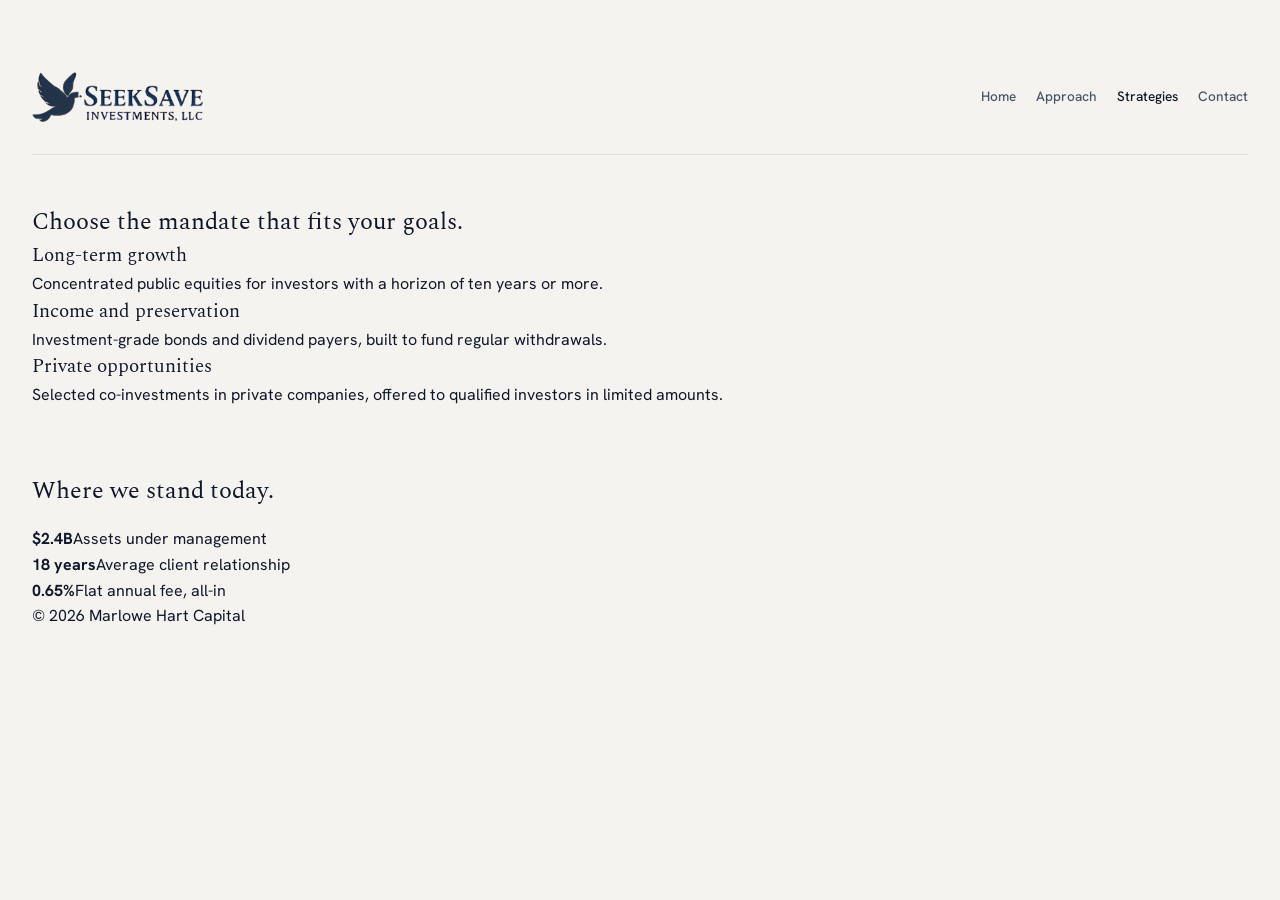
<file: strategies.html>
<!DOCTYPE html>
<html lang="en">
<head>
<meta charset="utf-8">
<meta name="viewport" content="width=device-width, initial-scale=1, viewport-fit=cover">
<title>Strategies — Marlowe Hart Capital</title>
<link rel="preconnect" href="https://fonts.googleapis.com">
<link rel="preconnect" href="https://fonts.gstatic.com" crossorigin>
<link href="https://fonts.googleapis.com/css2?family=Spectral:wght@400;600&family=Hanken+Grotesk:wght@400;500;600&display=swap" rel="stylesheet">
<link rel="stylesheet" href="style.css">
</head>
<body>
<div class="wrap">
<header>
<a class="logo" href="index.html">
  <img src="f20ca648-1de9-4590-8b15-9d2f7f2d26ae-Photoroom.png" alt="SeekSave Investments" style="height: 50px; width: auto; vertical-align: middle;">
</a>
<nav aria-label="Main">
  <a href="index.html">Home</a>
  <a href="approach.html">Approach</a>
  <a href="strategies.html" class="active">Strategies</a>
  <a href="contact.html">Contact</a>
</nav>
</header>

<main>
<h2>Choose the mandate that fits your goals.</h2>
<div class="row-grid" style="margin-bottom: 4rem;">
<div class="row"><h3>Long-term growth</h3><p>Concentrated public equities for investors with a horizon of ten years or more.</p></div>
<div class="row"><h3>Income and preservation</h3><p>Investment-grade bonds and dividend payers, built to fund regular withdrawals.</p></div>
<div class="row"><h3>Private opportunities</h3><p>Selected co-investments in private companies, offered to qualified investors in limited amounts.</p></div>
</div>

<h2 style="margin-bottom: 1rem;">Where we stand today.</h2>
<div class="band-grid">
<div><b>$2.4B</b><span>Assets under management</span></div>
<div><b>18 years</b><span>Average client relationship</span></div>
<div><b>0.65%</b><span>Flat annual fee, all-in</span></div>
</div>
</main>

<footer>
<p>&copy; 2026 Marlowe Hart Capital</p>
</footer>
</div>
</body>
</html>
</file>
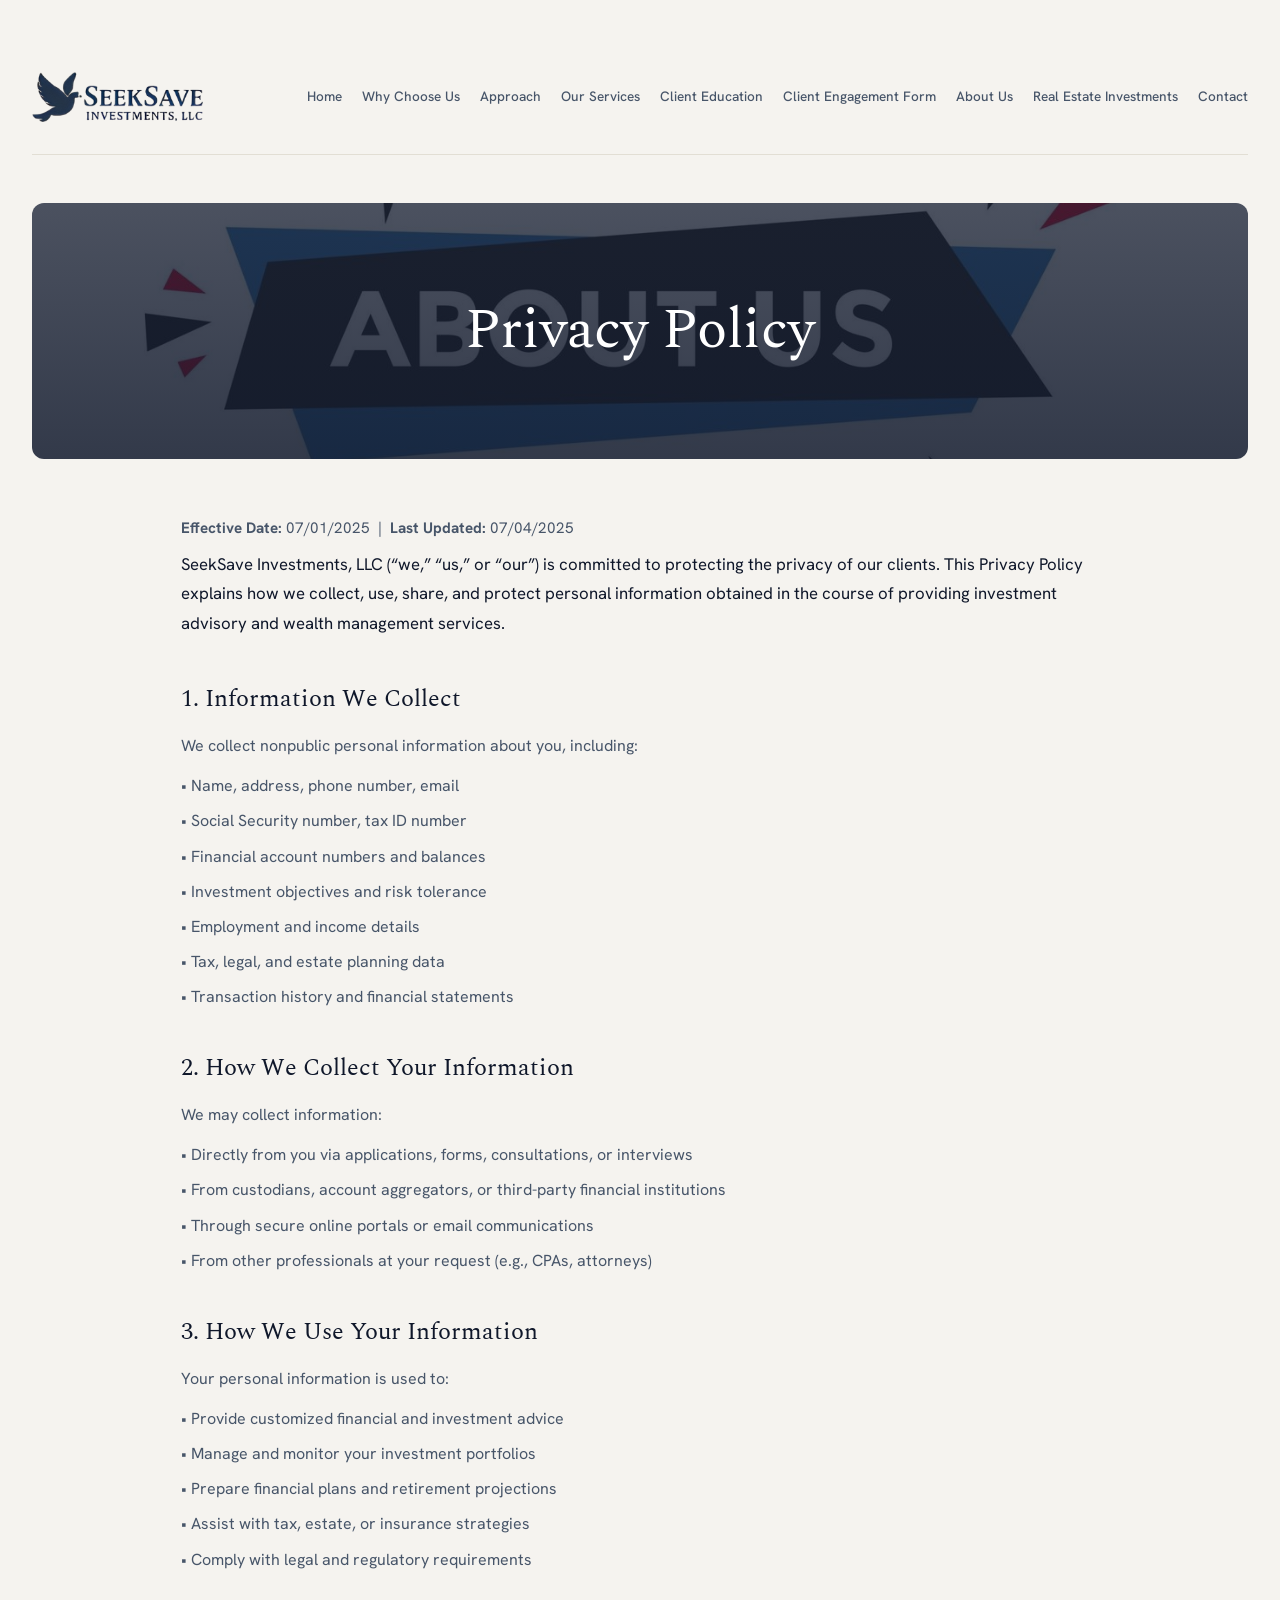
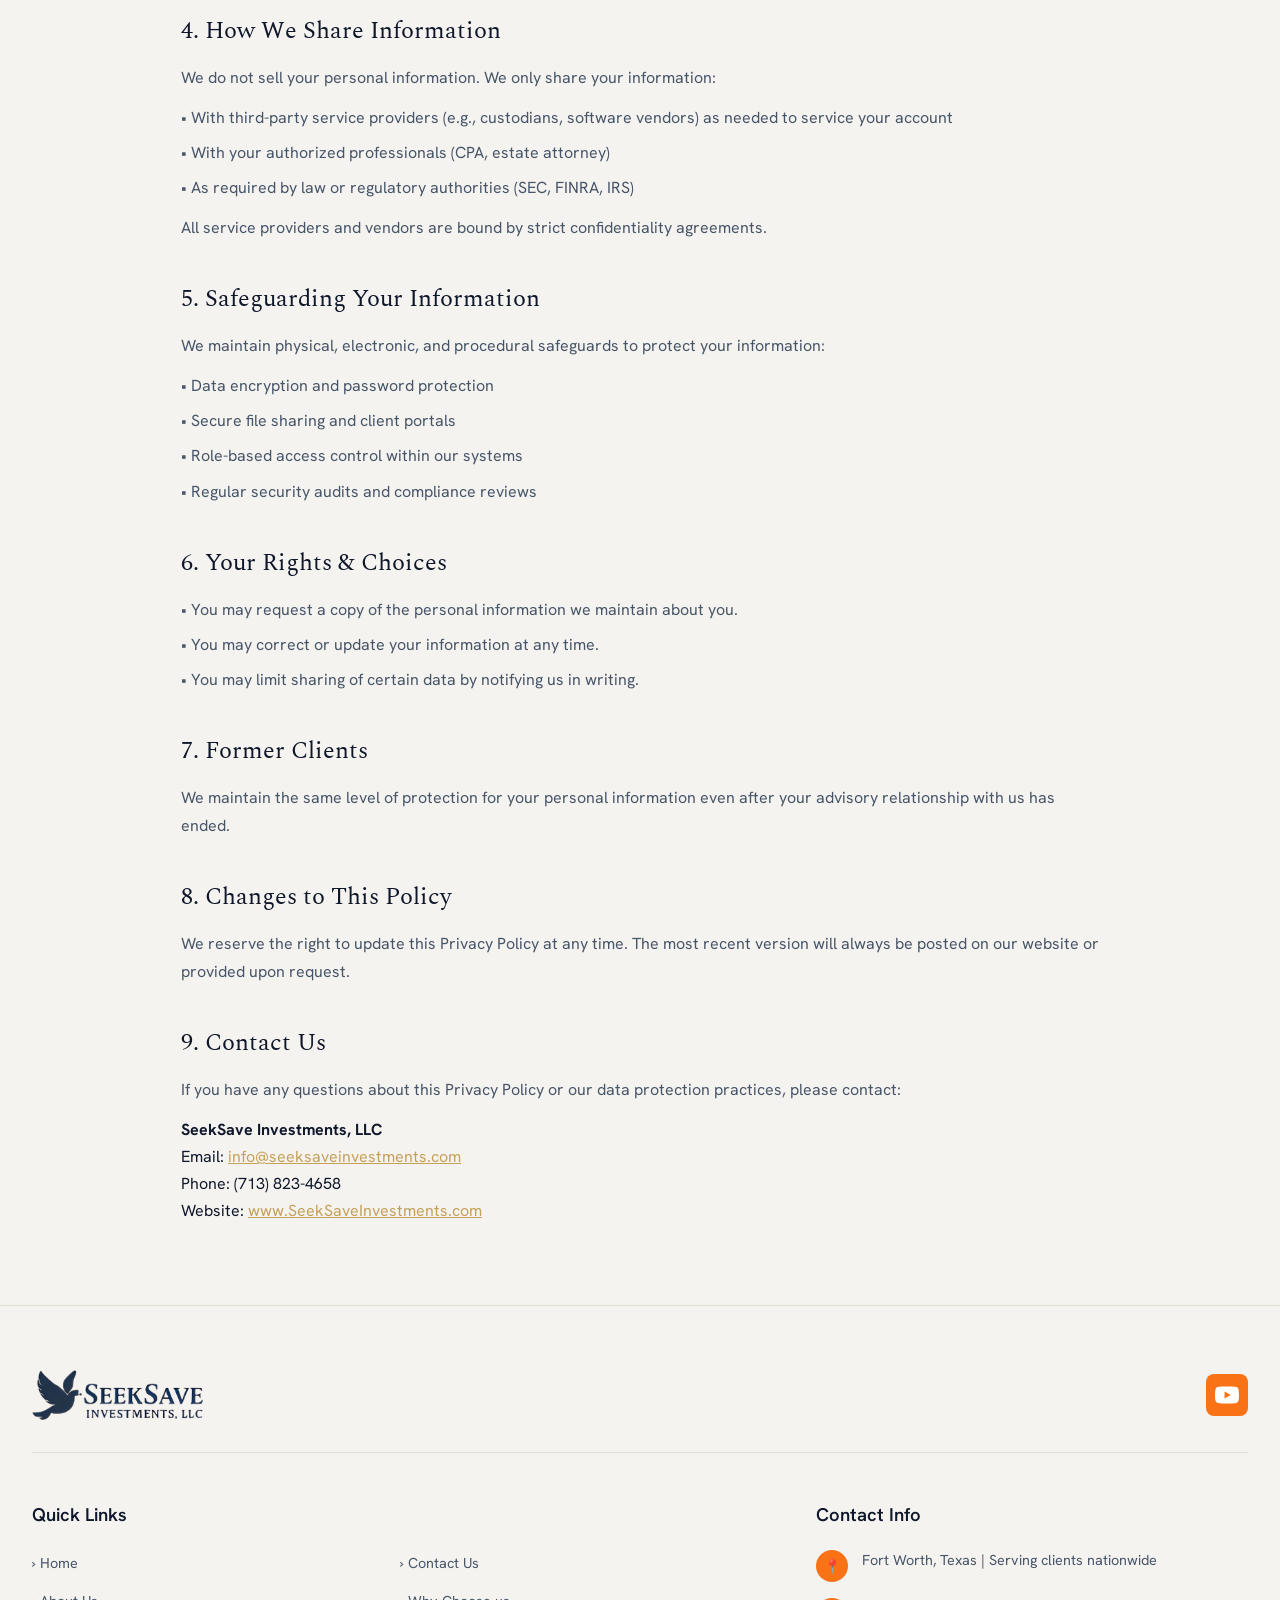
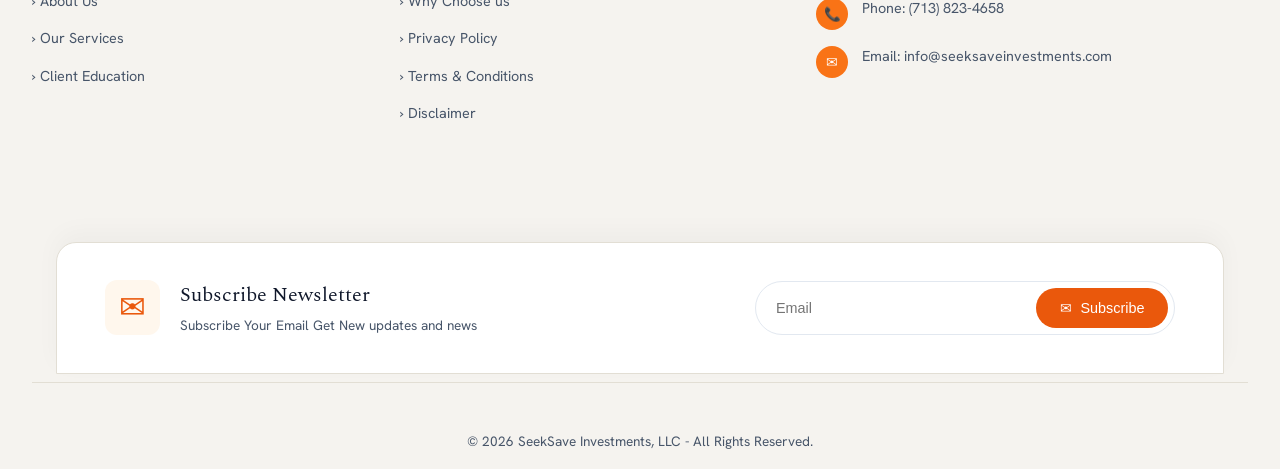
<file: terms.html>
<!DOCTYPE html>
<html lang="en">
<head>
<meta charset="utf-8">
<meta name="viewport" content="width=device-width, initial-scale=1, viewport-fit=cover">
<title>Privacy Policy — SeekSave Investments</title>
<link rel="preconnect" href="https://fonts.googleapis.com">
<link rel="preconnect" href="https://fonts.gstatic.com" crossorigin>
<link href="https://fonts.googleapis.com/css2?family=Spectral:wght@400;600&family=Hanken+Grotesk:wght@400;500;600&display=swap" rel="stylesheet">
<link rel="stylesheet" href="style.css">
</head>
<body>

<div class="wrap">
  <!-- Header / Navigation -->
  <header>
    <a class="logo" href="index.html">
      <img src="f20ca648-1de9-4590-8b15-9d2f7f2d26ae-Photoroom.png" alt="SeekSave Investments" style="height: 50px; width: auto; vertical-align: middle;">
    </a>
    <nav aria-label="Main">
      <a href="index.html">Home</a>
      <a href="why-choose-us.html">Why Choose Us</a>
      <a href="approach.html">Approach</a>
      <a href="our-services.html">Our Services</a>
      <a href="client-education.html">Client Education</a>
      <a href="client-engagement.html">Client Engagement Form</a>
      <a href="about-us.html">About Us</a>
      <a href="real-estate.html">Real Estate Investments</a>
      <a href="contact.html">Contact</a>
    </nav>
  </header>

  <main>
    <!-- Page Header Hero Block -->
    <section class="page-hero-section" style="background-image: linear-gradient(rgba(15, 23, 42, 0.75), rgba(15, 23, 42, 0.85)), url('about-us.jpg'); background-size: cover; background-position: center; background-repeat: no-repeat; padding: 6rem 2rem; border-radius: 12px; margin-bottom: 3.5rem !important; text-align: center; color: #ffffff;">
      <h1 style="font-family: 'Spectral', serif; font-size: 3.5rem; font-weight: 400; line-height: 1.15; margin: 0; color: #ffffff;">
        Privacy Policy
      </h1>
    </section>

    <!-- Privacy Policy Content Section -->
    <section style="max-width: 950px; margin: 0 auto 6rem auto; padding: 0 1rem; color: var(--text); line-height: 1.75;">
      <p style="color: var(--muted); font-size: 0.95rem; margin-bottom: 0.5rem;">
        <strong>Effective Date:</strong> 07/01/2025  |  <strong>Last Updated:</strong> 07/04/2025
      </p>

      <p style="margin-bottom: 2.5rem; font-size: 1.05rem;">
        SeekSave Investments, LLC (“we,” “us,” or “our”) is committed to protecting the privacy of our clients. This Privacy Policy explains how we collect, use, share, and protect personal information obtained in the course of providing investment advisory and wealth management services.
      </p>

      <!-- 1. Information We Collect -->
      <div style="margin-bottom: 2.25rem;">
        <h2 style="font-family: 'Spectral', serif; font-size: 1.5rem; color: var(--text); margin-bottom: 0.75rem;">1. Information We Collect</h2>
        <p style="color: var(--muted); margin-bottom: 0.75rem;">We collect nonpublic personal information about you, including:</p>
        <ul style="list-style: none; padding: 0; margin: 0; display: flex; flex-direction: column; gap: 0.45rem; color: var(--muted);">
          <li>• Name, address, phone number, email</li>
          <li>• Social Security number, tax ID number</li>
          <li>• Financial account numbers and balances</li>
          <li>• Investment objectives and risk tolerance</li>
          <li>• Employment and income details</li>
          <li>• Tax, legal, and estate planning data</li>
          <li>• Transaction history and financial statements</li>
        </ul>
      </div>

      <!-- 2. How We Collect Your Information -->
      <div style="margin-bottom: 2.25rem;">
        <h2 style="font-family: 'Spectral', serif; font-size: 1.5rem; color: var(--text); margin-bottom: 0.75rem;">2. How We Collect Your Information</h2>
        <p style="color: var(--muted); margin-bottom: 0.75rem;">We may collect information:</p>
        <ul style="list-style: none; padding: 0; margin: 0; display: flex; flex-direction: column; gap: 0.45rem; color: var(--muted);">
          <li>• Directly from you via applications, forms, consultations, or interviews</li>
          <li>• From custodians, account aggregators, or third-party financial institutions</li>
          <li>• Through secure online portals or email communications</li>
          <li>• From other professionals at your request (e.g., CPAs, attorneys)</li>
        </ul>
      </div>

      <!-- 3. How We Use Your Information -->
      <div style="margin-bottom: 2.25rem;">
        <h2 style="font-family: 'Spectral', serif; font-size: 1.5rem; color: var(--text); margin-bottom: 0.75rem;">3. How We Use Your Information</h2>
        <p style="color: var(--muted); margin-bottom: 0.75rem;">Your personal information is used to:</p>
        <ul style="list-style: none; padding: 0; margin: 0; display: flex; flex-direction: column; gap: 0.45rem; color: var(--muted);">
          <li>• Provide customized financial and investment advice</li>
          <li>• Manage and monitor your investment portfolios</li>
          <li>• Prepare financial plans and retirement projections</li>
          <li>• Assist with tax, estate, or insurance strategies</li>
          <li>• Comply with legal and regulatory requirements</li>
        </ul>
      </div>

      <!-- 4. How We Share Information -->
      <div style="margin-bottom: 2.25rem;">
        <h2 style="font-family: 'Spectral', serif; font-size: 1.5rem; color: var(--text); margin-bottom: 0.75rem;">4. How We Share Information</h2>
        <p style="color: var(--muted); margin-bottom: 0.75rem;">We do not sell your personal information. We only share your information:</p>
        <ul style="list-style: none; padding: 0; margin: 0 0 0.75rem 0; display: flex; flex-direction: column; gap: 0.45rem; color: var(--muted);">
          <li>• With third-party service providers (e.g., custodians, software vendors) as needed to service your account</li>
          <li>• With your authorized professionals (CPA, estate attorney)</li>
          <li>• As required by law or regulatory authorities (SEC, FINRA, IRS)</li>
        </ul>
        <p style="color: var(--muted); margin: 0;">All service providers and vendors are bound by strict confidentiality agreements.</p>
      </div>

      <!-- 5. Safeguarding Your Information -->
      <div style="margin-bottom: 2.25rem;">
        <h2 style="font-family: 'Spectral', serif; font-size: 1.5rem; color: var(--text); margin-bottom: 0.75rem;">5. Safeguarding Your Information</h2>
        <p style="color: var(--muted); margin-bottom: 0.75rem;">We maintain physical, electronic, and procedural safeguards to protect your information:</p>
        <ul style="list-style: none; padding: 0; margin: 0; display: flex; flex-direction: column; gap: 0.45rem; color: var(--muted);">
          <li>• Data encryption and password protection</li>
          <li>• Secure file sharing and client portals</li>
          <li>• Role-based access control within our systems</li>
          <li>• Regular security audits and compliance reviews</li>
        </ul>
      </div>

      <!-- 6. Your Rights & Choices -->
      <div style="margin-bottom: 2.25rem;">
        <h2 style="font-family: 'Spectral', serif; font-size: 1.5rem; color: var(--text); margin-bottom: 0.75rem;">6. Your Rights & Choices</h2>
        <ul style="list-style: none; padding: 0; margin: 0; display: flex; flex-direction: column; gap: 0.45rem; color: var(--muted);">
          <li>• You may request a copy of the personal information we maintain about you.</li>
          <li>• You may correct or update your information at any time.</li>
          <li>• You may limit sharing of certain data by notifying us in writing.</li>
        </ul>
      </div>

      <!-- 7. Former Clients -->
      <div style="margin-bottom: 2.25rem;">
        <h2 style="font-family: 'Spectral', serif; font-size: 1.5rem; color: var(--text); margin-bottom: 0.75rem;">7. Former Clients</h2>
        <p style="color: var(--muted); margin: 0;">We maintain the same level of protection for your personal information even after your advisory relationship with us has ended.</p>
      </div>

      <!-- 8. Changes to This Policy -->
      <div style="margin-bottom: 2.25rem;">
        <h2 style="font-family: 'Spectral', serif; font-size: 1.5rem; color: var(--text); margin-bottom: 0.75rem;">8. Changes to This Policy</h2>
        <p style="color: var(--muted); margin: 0;">We reserve the right to update this Privacy Policy at any time. The most recent version will always be posted on our website or provided upon request.</p>
      </div>

      <!-- 9. Contact Us -->
      <div>
        <h2 style="font-family: 'Spectral', serif; font-size: 1.5rem; color: var(--text); margin-bottom: 0.75rem;">9. Contact Us</h2>
        <p style="color: var(--muted); margin-bottom: 0.75rem;">If you have any questions about this Privacy Policy or our data protection practices, please contact:</p>
        <p style="color: var(--text); margin: 0; line-height: 1.7;">
          <strong>SeekSave Investments, LLC</strong><br>
          Email: <a href="mailto:info@seeksaveinvestments.com" style="color: var(--accent);">info@seeksaveinvestments.com</a><br>
          Phone: (713) 823-4658<br>
          Website: <a href="https://www.SeekSaveInvestments.com" target="_blank" style="color: var(--accent);">www.SeekSaveInvestments.com</a>
        </p>
      </div>
    </section>
  </main>
</div>

<!-- Footer Section -->
<footer class="site-footer">
  <div class="footer-container">
    <!-- Top Row: Logo & YouTube Social Icon -->
    <div class="footer-top-row">
      <div class="footer-logo">
        <a href="index.html" class="logo">
          <img src="f20ca648-1de9-4590-8b15-9d2f7f2d26ae-Photoroom.png" alt="SeekSave Investments" style="height: 50px; width: auto; vertical-align: middle;">
        </a>
      </div>
      <div class="footer-social">
        <a href="https://www.youtube.com/@SeekSaveInvestments" target="_blank" aria-label="YouTube" class="social-icon">
          <svg width="24" height="24" viewBox="0 0 24 24" fill="currentColor">
            <path d="M23.498 6.186a3.016 3.016 0 0 0-2.122-2.136C19.505 3.545 12 3.545 12 3.545s-7.505 0-9.377.505A3.017 3.017 0 0 0 .502 6.186C0 8.07 0 12 0 12s0 3.93.502 5.814a3.016 3.016 0 0 0 2.122 2.136c1.871.505 9.376.505 9.376.505s7.505 0 9.377-.505a3.015 3.015 0 0 0 2.122-2.136C24 15.93 24 12 24 12s0-3.93-.502-5.814zM9.545 15.568V8.432L15.818 12l-6.273 3.568z"/>
          </svg>
        </a>
      </div>
    </div>

    <hr class="footer-divider">

    <!-- Columns Row -->
    <div class="footer-grid">
      <!-- Column 1: Quick Links (Split into 2 Sub-columns) -->
      <div class="footer-col quick-links-col">
        <h4>Quick Links</h4>
        <div class="links-subgrid">
          <ul class="footer-links">
            <li><a href="index.html">› Home</a></li>
            <li><a href="about-us.html">› About Us</a></li>
            <li><a href="our-services.html">› Our Services</a></li>
            <li><a href="client-education.html">› Client Education</a></li>
          </ul>
          <ul class="footer-links">
            <li><a href="contact.html">› Contact Us</a></li>
            <li><a href="why-choose-us.html">› Why Choose us</a></li>
            <li><a href="privacy.html" class="active">› Privacy Policy</a></li>
            <li><a href="terms.html">› Terms & Conditions</a></li>
            <li><a href="disclaimer.html">› Disclaimer</a></li>
          </ul>
        </div>
      </div>

      <!-- Column 2: Contact Info -->
      <div class="footer-col">
        <h4>Contact Info</h4>
        <ul class="footer-contact-list">
          <li>
            <span class="contact-badge location-badge">📍</span>
            <span>Fort Worth, Texas | Serving clients nationwide</span>
          </li>
          <li>
            <span class="contact-badge phone-badge">📞</span>
            <span>Phone: (713) 823-4658</span>
          </li>
          <li>
            <span class="contact-badge email-badge">✉</span>
            <span>Email: info@seeksaveinvestments.com</span>
          </li>
        </ul>
      </div>
    </div>
  </div>

  <!-- Floating Newsletter Card -->
  <div class="newsletter-card-wrapper">
    <div class="newsletter-card">
      <div class="newsletter-icon-title">
        <div class="envelope-icon">✉</div>
        <div>
          <h3>Subscribe Newsletter</h3>
          <p>Subscribe Your Email Get New updates and news</p>
        </div>
      </div>
      <form class="newsletter-form" onsubmit="event.preventDefault();">
        <input type="email" placeholder="Email" required>
        <button type="submit" class="subscribe-btn">
          <span>✉</span> Subscribe
        </button>
      </form>
    </div>
  </div>

  <!-- Copyright Bar -->
  <div class="footer-bottom-bar">
    <p>© 2026 SeekSave Investments, LLC - All Rights Reserved.</p>
  </div>
</footer>

</body>
</html>
</file>
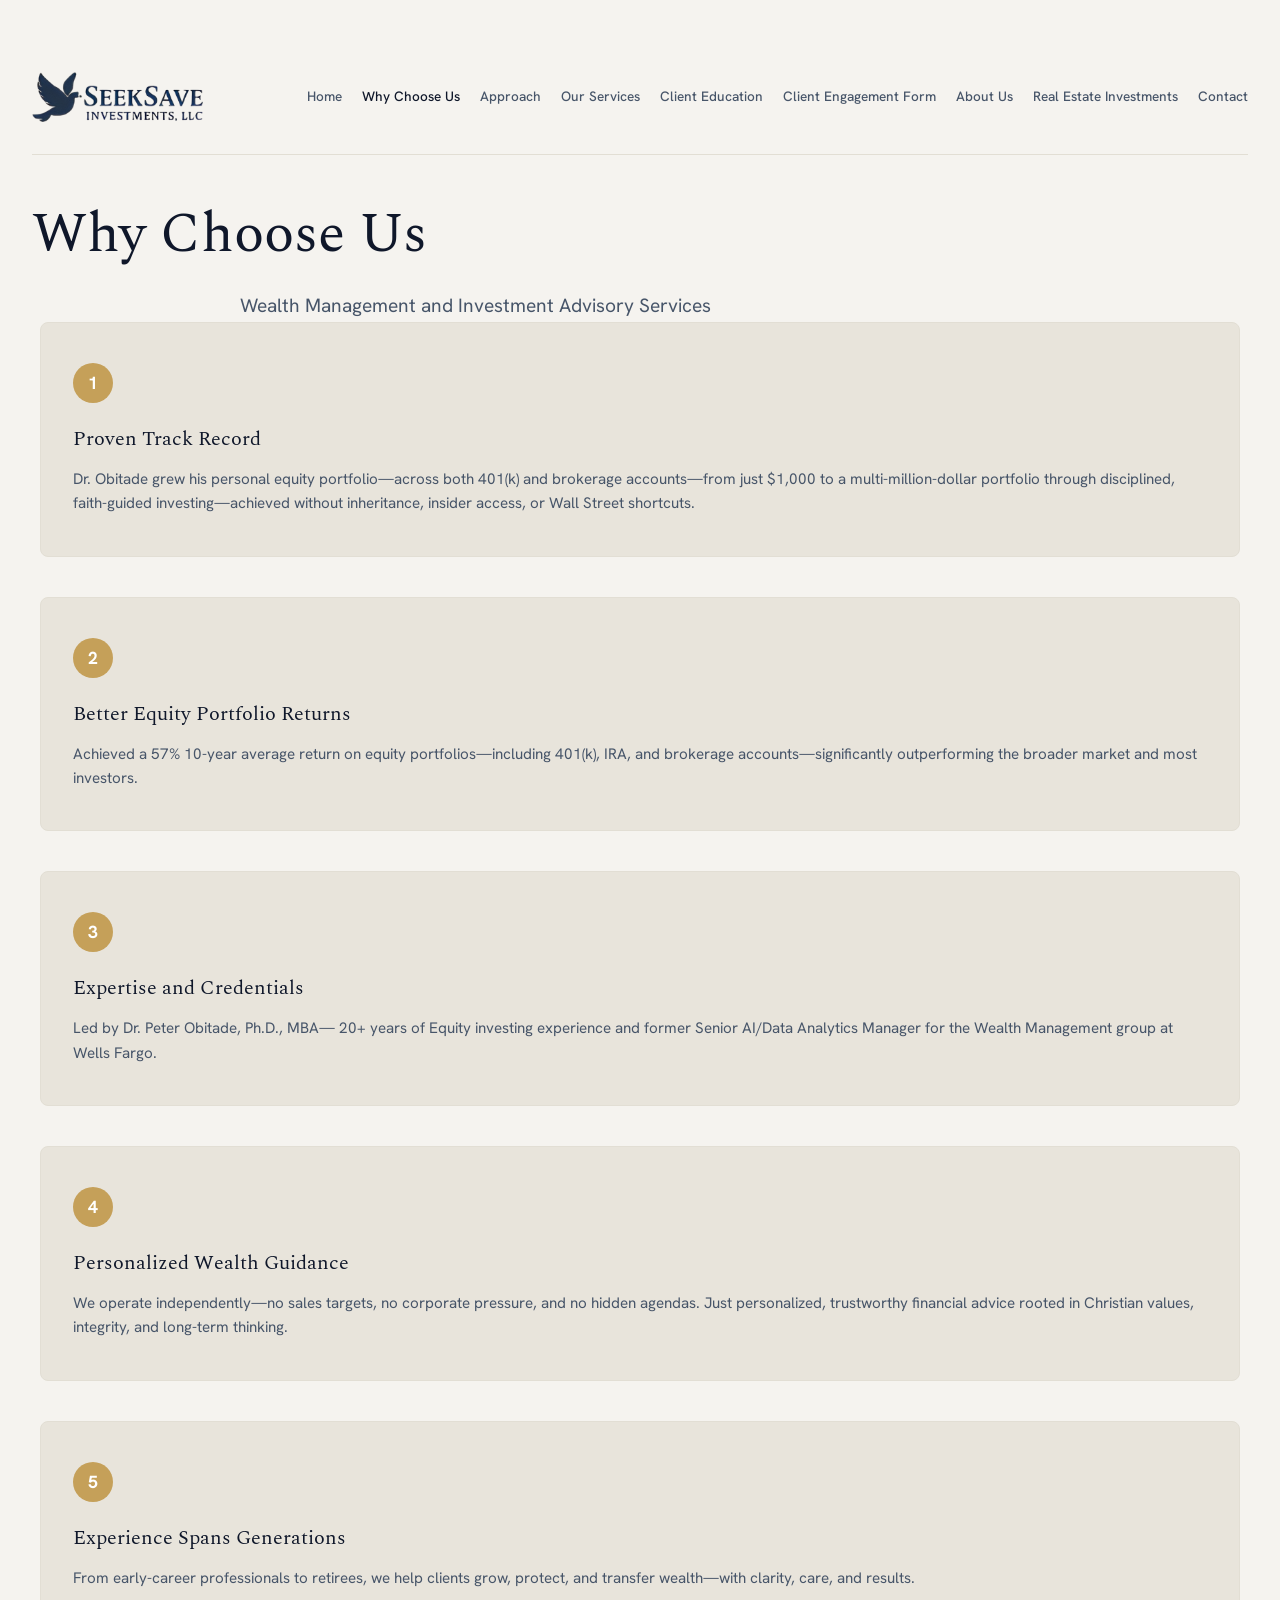
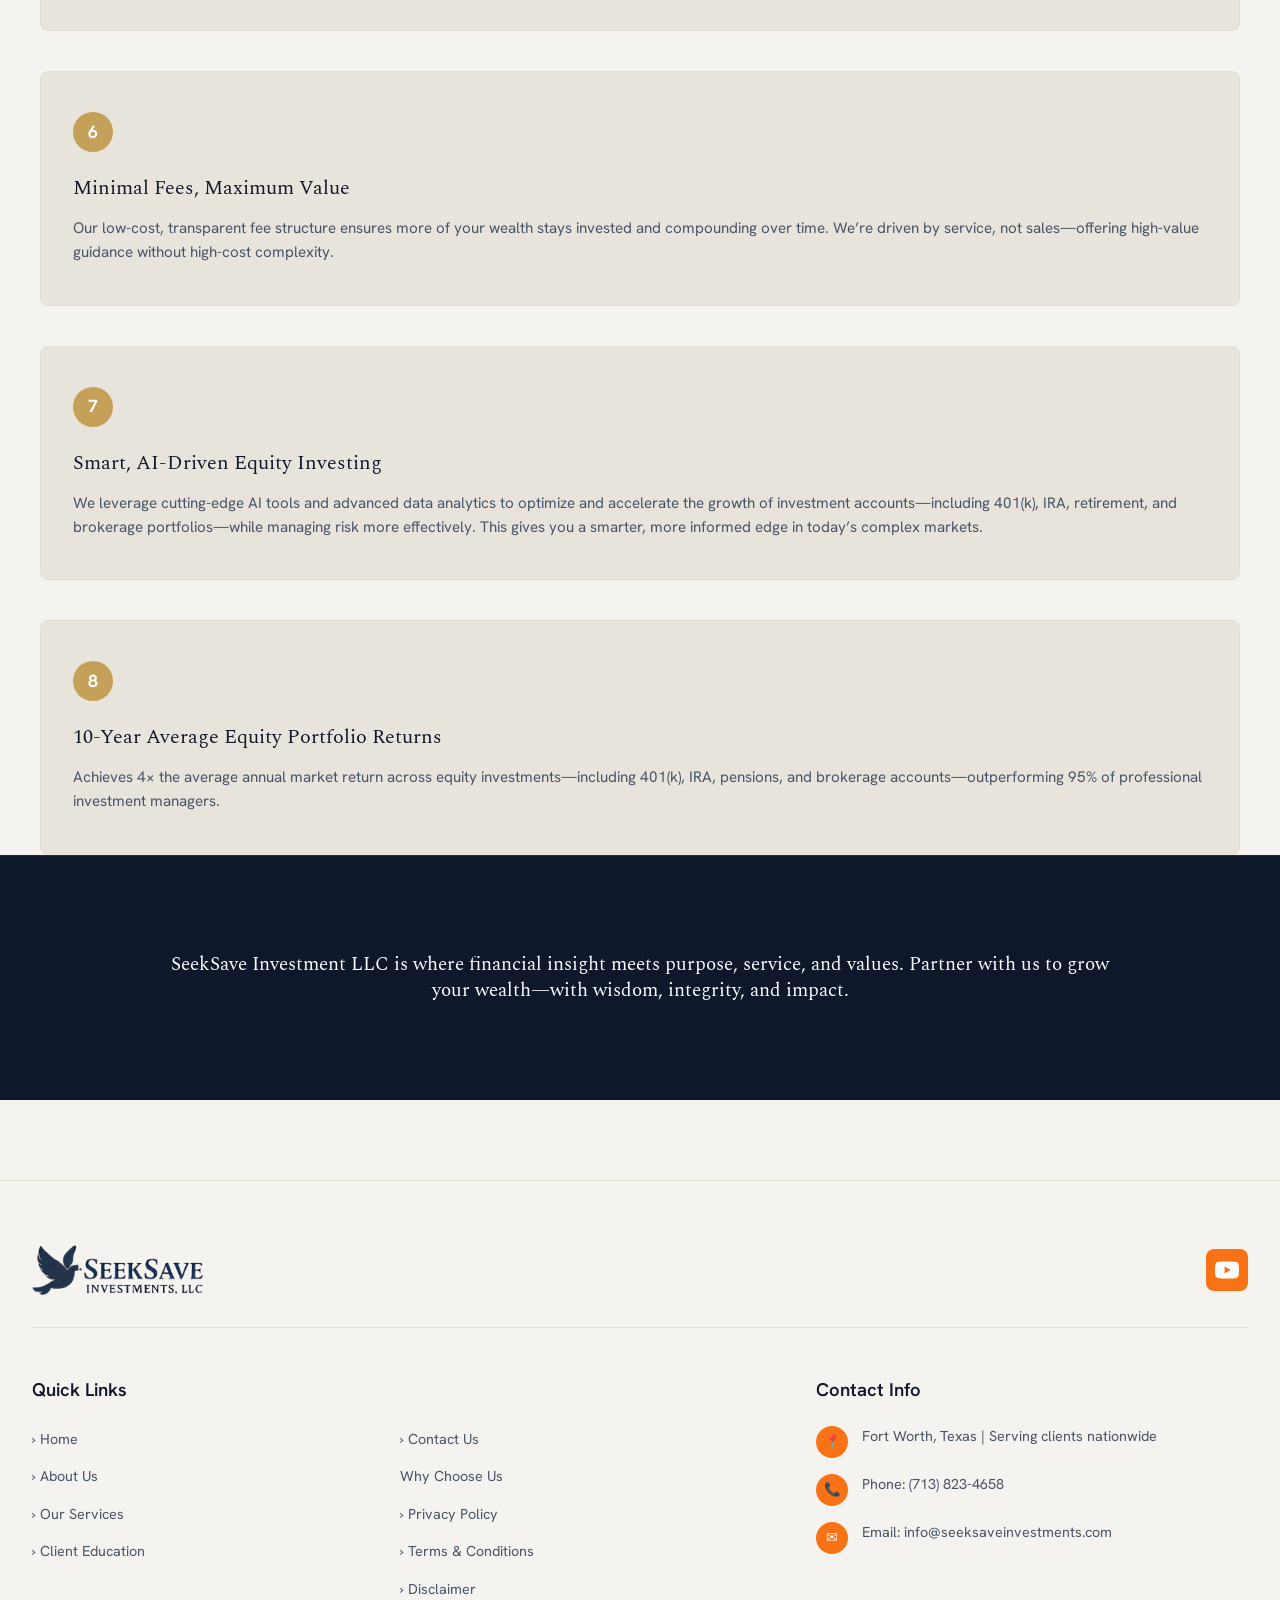
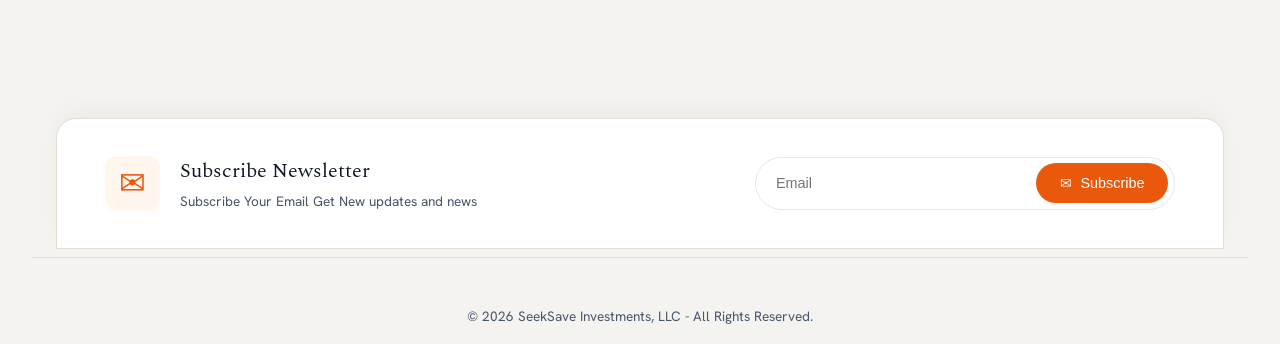
<file: why-choose-us.html>
<!DOCTYPE html>
<html lang="en">
<head>
<meta charset="utf-8">
<meta name="viewport" content="width=device-width, initial-scale=1, viewport-fit=cover">
<title>Why Choose Us — SeekSave Investments</title>
<link rel="preconnect" href="https://fonts.googleapis.com">
<link rel="preconnect" href="https://fonts.gstatic.com" crossorigin>
<link href="https://fonts.googleapis.com/css2?family=Spectral:wght@400;600&family=Hanken+Grotesk:wght@400;500;600&display=swap" rel="stylesheet">
<link rel="stylesheet" href="style.css">
</head>
<body>

<div class="wrap">
  <!-- Header / Navigation -->
  <header>
    <a class="logo" href="index.html">
      <img src="f20ca648-1de9-4590-8b15-9d2f7f2d26ae-Photoroom.png" alt="SeekSave Investments" style="height: 50px; width: auto; vertical-align: middle;">
    </a>
    <nav aria-label="Main">
      <a href="index.html">Home</a>
      <a href="why-choose-us.html" class="active">Why Choose Us</a>
      <a href="approach.html">Approach</a>
      <a href="our-services.html">Our Services</a>
      <a href="client-education.html">Client Education</a>
      <a href="client-engagement.html">Client Engagement Form</a>
      <a href="about-us.html">About Us</a>
      <a href="real-estate.html">Real Estate Investments</a>
      <a href="contact.html">Contact</a>
    </nav>
  </header>

  <main>
    <!-- Page Header Hero Block -->
    <section class="page-hero-section">
      <h1 style="font-family: 'Spectral', serif; font-size: 3.5rem; font-weight: 400; line-height: 1.15; margin-bottom: 1.5rem;">
        Why Choose Us
      </h1>
      <p style="font-size: 1.2rem; color: var(--muted); max-width: 800px; margin: 0 auto; line-height: 1.6;">
        Wealth Management and Investment Advisory Services
      </p>
    </section>

    <!-- Why Choose Us Grid Content Section -->
    <section class="why-choose-content-section" style="max-width: 1200px; margin: 0 auto 6rem auto;">
      <div class="row-grid" style="display: grid; grid-template-columns: 1fr; gap: 2.5rem;">
        
        <div class="row" style="background: var(--bg-darker); padding: 2.5rem 2rem; border-radius: 8px; border: 1px solid var(--border);">
          <div class="reason-badge" style="width: 40px; height: 40px; background-color: var(--accent); color: #ffffff; font-weight: bold; border-radius: 50%; display: flex; align-items: center; justify-content: center; margin-bottom: 1.25rem; font-size: 1.1rem;">1</div>
          <h3 style="font-family: 'Spectral', serif; font-size: 1.25rem; margin-bottom: 0.75rem; color: var(--text);">Proven Track Record</h3>
          <p style="color: var(--muted); font-size: 0.95rem; line-height: 1.6; margin: 0;">Dr. Obitade grew his personal equity portfolio—across both 401(k) and brokerage accounts—from just $1,000 to a multi-million-dollar portfolio through disciplined, faith-guided investing—achieved without inheritance, insider access, or Wall Street shortcuts.</p>
        </div>

        <div class="row" style="background: var(--bg-darker); padding: 2.5rem 2rem; border-radius: 8px; border: 1px solid var(--border);">
          <div class="reason-badge" style="width: 40px; height: 40px; background-color: var(--accent); color: #ffffff; font-weight: bold; border-radius: 50%; display: flex; align-items: center; justify-content: center; margin-bottom: 1.25rem; font-size: 1.1rem;">2</div>
          <h3 style="font-family: 'Spectral', serif; font-size: 1.25rem; margin-bottom: 0.75rem; color: var(--text);">Better Equity Portfolio Returns</h3>
          <p style="color: var(--muted); font-size: 0.95rem; line-height: 1.6; margin: 0;">Achieved a 57% 10-year average return on equity portfolios—including 401(k), IRA, and brokerage accounts—significantly outperforming the broader market and most investors.</p>
        </div>

        <div class="row" style="background: var(--bg-darker); padding: 2.5rem 2rem; border-radius: 8px; border: 1px solid var(--border);">
          <div class="reason-badge" style="width: 40px; height: 40px; background-color: var(--accent); color: #ffffff; font-weight: bold; border-radius: 50%; display: flex; align-items: center; justify-content: center; margin-bottom: 1.25rem; font-size: 1.1rem;">3</div>
          <h3 style="font-family: 'Spectral', serif; font-size: 1.25rem; margin-bottom: 0.75rem; color: var(--text);">Expertise and Credentials</h3>
          <p style="color: var(--muted); font-size: 0.95rem; line-height: 1.6; margin: 0;">Led by Dr. Peter Obitade, Ph.D., MBA— 20+ years of Equity investing experience and former Senior AI/Data Analytics Manager for the Wealth Management group at Wells Fargo.</p>
        </div>

        <div class="row" style="background: var(--bg-darker); padding: 2.5rem 2rem; border-radius: 8px; border: 1px solid var(--border);">
          <div class="reason-badge" style="width: 40px; height: 40px; background-color: var(--accent); color: #ffffff; font-weight: bold; border-radius: 50%; display: flex; align-items: center; justify-content: center; margin-bottom: 1.25rem; font-size: 1.1rem;">4</div>
          <h3 style="font-family: 'Spectral', serif; font-size: 1.25rem; margin-bottom: 0.75rem; color: var(--text);">Personalized Wealth Guidance</h3>
          <p style="color: var(--muted); font-size: 0.95rem; line-height: 1.6; margin: 0;">We operate independently—no sales targets, no corporate pressure, and no hidden agendas. Just personalized, trustworthy financial advice rooted in Christian values, integrity, and long-term thinking.</p>
        </div>

        <div class="row" style="background: var(--bg-darker); padding: 2.5rem 2rem; border-radius: 8px; border: 1px solid var(--border);">
          <div class="reason-badge" style="width: 40px; height: 40px; background-color: var(--accent); color: #ffffff; font-weight: bold; border-radius: 50%; display: flex; align-items: center; justify-content: center; margin-bottom: 1.25rem; font-size: 1.1rem;">5</div>
          <h3 style="font-family: 'Spectral', serif; font-size: 1.25rem; margin-bottom: 0.75rem; color: var(--text);">Experience Spans Generations</h3>
          <p style="color: var(--muted); font-size: 0.95rem; line-height: 1.6; margin: 0;">From early-career professionals to retirees, we help clients grow, protect, and transfer wealth—with clarity, care, and results.</p>
        </div>

        <div class="row" style="background: var(--bg-darker); padding: 2.5rem 2rem; border-radius: 8px; border: 1px solid var(--border);">
          <div class="reason-badge" style="width: 40px; height: 40px; background-color: var(--accent); color: #ffffff; font-weight: bold; border-radius: 50%; display: flex; align-items: center; justify-content: center; margin-bottom: 1.25rem; font-size: 1.1rem;">6</div>
          <h3 style="font-family: 'Spectral', serif; font-size: 1.25rem; margin-bottom: 0.75rem; color: var(--text);">Minimal Fees, Maximum Value</h3>
          <p style="color: var(--muted); font-size: 0.95rem; line-height: 1.6; margin: 0;">Our low-cost, transparent fee structure ensures more of your wealth stays invested and compounding over time. We’re driven by service, not sales—offering high-value guidance without high-cost complexity.</p>
        </div>

        <div class="row" style="background: var(--bg-darker); padding: 2.5rem 2rem; border-radius: 8px; border: 1px solid var(--border);">
          <div class="reason-badge" style="width: 40px; height: 40px; background-color: var(--accent); color: #ffffff; font-weight: bold; border-radius: 50%; display: flex; align-items: center; justify-content: center; margin-bottom: 1.25rem; font-size: 1.1rem;">7</div>
          <h3 style="font-family: 'Spectral', serif; font-size: 1.25rem; margin-bottom: 0.75rem; color: var(--text);">Smart, AI-Driven Equity Investing</h3>
          <p style="color: var(--muted); font-size: 0.95rem; line-height: 1.6; margin: 0;">We leverage cutting-edge AI tools and advanced data analytics to optimize and accelerate the growth of investment accounts—including 401(k), IRA, retirement, and brokerage portfolios—while managing risk more effectively. This gives you a smarter, more informed edge in today’s complex markets.</p>
        </div>

        <div class="row" style="background: var(--bg-darker); padding: 2.5rem 2rem; border-radius: 8px; border: 1px solid var(--border);">
          <div class="reason-badge" style="width: 40px; height: 40px; background-color: var(--accent); color: #ffffff; font-weight: bold; border-radius: 50%; display: flex; align-items: center; justify-content: center; margin-bottom: 1.25rem; font-size: 1.1rem;">8</div>
          <h3 style="font-family: 'Spectral', serif; font-size: 1.25rem; margin-bottom: 0.75rem; color: var(--text);">10-Year Average Equity Portfolio Returns</h3>
          <p style="color: var(--muted); font-size: 0.95rem; line-height: 1.6; margin: 0;">Achieves 4× the average annual market return across equity investments—including 401(k), IRA, pensions, and brokerage accounts—outperforming 95% of professional investment managers.</p>
        </div>

      </div>
    </section>

    <section class="cta-section">
      <div class="cta-container">
        <h3 style="color: #ffffff; font-family: 'Spectral', serif; font-weight: 400; line-height: 1.4;">
          SeekSave Investment LLC is where financial insight meets purpose, service, and values.
          Partner with us to grow your wealth—with wisdom, integrity, and impact.
        </h3>
      </div>
    </section>

    
  </main>
</div>

<!-- Footer Section -->
<footer class="site-footer">
  <div class="footer-container">
    <!-- Top Row: Logo & YouTube Social Icon -->
    <div class="footer-top-row">
      <div class="footer-logo">
        <a href="index.html" class="logo">
          <img src="f20ca648-1de9-4590-8b15-9d2f7f2d26ae-Photoroom.png" alt="SeekSave Investments" style="height: 50px; width: auto; vertical-align: middle;">
        </a>
      </div>
      <div class="footer-social">
        <a href="https://www.youtube.com/@SeekSaveInvestments" target="_blank" aria-label="YouTube" class="social-icon">
          <svg width="24" height="24" viewBox="0 0 24 24" fill="currentColor">
            <path d="M23.498 6.186a3.016 3.016 0 0 0-2.122-2.136C19.505 3.545 12 3.545 12 3.545s-7.505 0-9.377.505A3.017 3.017 0 0 0 .502 6.186C0 8.07 0 12 0 12s0 3.93.502 5.814a3.016 3.016 0 0 0 2.122 2.136c1.871.505 9.376.505 9.376.505s7.505 0 9.377-.505a3.015 3.015 0 0 0 2.122-2.136C24 15.93 24 12 24 12s0-3.93-.502-5.814zM9.545 15.568V8.432L15.818 12l-6.273 3.568z"/>
          </svg>
        </a>
      </div>
    </div>

    <hr class="footer-divider">

    <!-- Columns Row -->
    <div class="footer-grid">
      <!-- Column 1: Quick Links (Split into 2 Sub-columns) -->
      <div class="footer-col quick-links-col">
        <h4>Quick Links</h4>
        <div class="links-subgrid">
          <ul class="footer-links">
            <li><a href="index.html">› Home</a></li>
            <li><a href="about-us.html">› About Us</a></li>
            <li><a href="our-services.html">› Our Services</a></li>
            <li><a href="client-education.html">› Client Education</a></li>
          </ul>
          <ul class="footer-links">
            <li><a href="contact.html">› Contact Us</a></li>
            <li><a href="why-choose-us.html" class="active">Why Choose Us</a></li>
            <li><a href="privacy.html">› Privacy Policy</a></li>
            <li><a href="terms.html">› Terms & Conditions</a></li>
            <li><a href="disclaimer.html">› Disclaimer</a></li>
          </ul>
        </div>
      </div>

      <!-- Column 2: Contact Info -->
      <div class="footer-col">
        <h4>Contact Info</h4>
        <ul class="footer-contact-list">
          <li>
            <span class="contact-badge location-badge">📍</span>
            <span>Fort Worth, Texas | Serving clients nationwide</span>
          </li>
          <li>
            <span class="contact-badge phone-badge">📞</span>
            <span>Phone: (713) 823-4658</span>
          </li>
          <li>
            <span class="contact-badge email-badge">✉</span>
            <span>Email: info@seeksaveinvestments.com</span>
          </li>
        </ul>
      </div>
    </div>
  </div>

  <!-- Floating Newsletter Card -->
  <div class="newsletter-card-wrapper">
    <div class="newsletter-card">
      <div class="newsletter-icon-title">
        <div class="envelope-icon">✉</div>
        <div>
          <h3>Subscribe Newsletter</h3>
          <p>Subscribe Your Email Get New updates and news</p>
        </div>
      </div>
      <form class="newsletter-form" onsubmit="event.preventDefault();">
        <input type="email" placeholder="Email" required>
        <button type="submit" class="subscribe-btn">
          <span>✉</span> Subscribe
        </button>
      </form>
    </div>
  </div>

  <!-- Copyright Bar -->
  <div class="footer-bottom-bar">
    <p>© 2026 SeekSave Investments, LLC - All Rights Reserved.</p>
  </div>
</footer>

</body>
</html>
</file>
<file: style.css>
/* ==========================================================================
   1. Base Variables & Core Setup
   ========================================================================== */
:root {
  --bg: #f5f3ef;         /* Warm cream background */
  --bg-darker: #e8e4db;  /* Richer variant of cream theme */
  --surface: #ffffff;    /* Card and input background (pure white) */
  --text: #0f172a;       /* Institutional Deep Navy / Dark Charcoal */
  --muted: #475569;      /* Muted gray for subtext and descriptions */
  --border: #e2ded4;     /* Soft warm border color */
  --accent: #c5a059;     /* Editorial gold/bronze accent */
}

* { 
  box-sizing: border-box; 
  margin: 0; 
  padding: 0; 
}

body {
  background-color: var(--bg);
  color: var(--text);
  font-family: 'Hanken Grotesk', sans-serif;
  line-height: 1.6;
  -webkit-font-smoothing: antialiased;
}

h1, h2, h3, .logo {
  font-family: 'Spectral', serif;
  font-weight: 400;
  color: var(--text);
}

.wrap {
  max-width: 1300px;
  margin: 0 auto;
  padding: 2.5rem 2rem 5rem 2rem;
}

/* --- Global Reset to Prevent White Gaps Between Sections --- */
html, body {
  background-color: #f5f3ef; /* Matches your warm cream theme */
  margin: 0;
  padding: 0;
}

/* Ensure all consecutive full-width and regular sections touch seamlessly */
section, 
.full-screen-section, 
.why-choose-section, 
.highlights-section, 
.cta-section, 
.site-footer {
  margin-top: 0 !important;
  margin-bottom: 0 !important;
}

/* Remove default paragraph bottom spacing that can create internal box spacing */
p:last-child {
  margin-bottom: 0;
}

/* ==========================================================================
   2. Header & Navigation
   ========================================================================== */
header {
  display: flex;
  justify-content: space-between;
  align-items: center;
  padding: 2rem 0;
  border-bottom: 1px solid var(--border);
  margin-bottom: 3rem;
  flex-wrap: nowrap
}

header .logo {
  font-size: 1.25rem;
  color: var(--text);
  text-decoration: none;
}

header nav {
  display: flex;
  gap: 1.25rem;
  flex-wrap: wrap;
  align-items: center
}

header nav a {
  color: var(--muted);
  text-decoration: none;
  font-size: 0.85rem;
  font-weight: 500;
  white-space: nowrap;
  transition: color 0.2s ease;
}

header nav a:hover, 
header nav a.active {
  color: var(--text);
}


/* ==========================================================================
   3. Hero Section & General Typography / Components
   ========================================================================== */
.hero {
  display: grid;
  grid-template-columns: 1.2fr 1fr;
  gap: 4rem;
  align-items: center;
  margin-bottom: 6rem;
}

.hero h1 {
  font-size: 3rem;
  line-height: 1.15;
  margin-bottom: 1.5rem;
}

.hero p {
  color: var(--muted);
  font-size: 1.1rem;
  margin-bottom: 2rem;
}

.btn {
  display: inline-block;
  background: var(--text);
  color: #ffffff;
  padding: 0.85rem 1.75rem;
  border-radius: 50px;
  text-decoration: none;
  font-weight: 500;
  font-size: 0.95rem;
  transition: background-color 0.2s ease, opacity 0.2s ease;
}

.btn:hover { 
  background-color: #1e293b;
}

/* SVG Chart styles */
.chart { 
  width: 100%; 
  height: auto; 
  background: var(--bg-darker);
  border-radius: 12px;
  border: 1px solid var(--border);
}
.grid { stroke: var(--border); stroke-dasharray: 4; }
.base { fill: none; stroke: var(--muted); stroke-width: 2; }
.gain { fill: none; stroke: var(--accent); stroke-width: 2.5; }
.chart text { fill: var(--muted); font-size: 12px; font-family: 'Hanken Grotesk', sans-serif; }


/* ==========================================================================
   4. Sections & Layout Blocks
   ========================================================================== */
.centered-section {
  text-align: center;
  max-width: 800px;
  margin: 0 auto;
  padding: 4rem 0;
  border-bottom: 1px solid var(--border);
}

.section-eyebrow {
  color: var(--muted);
  font-size: 0.85rem;
  text-transform: uppercase;
  letter-spacing: 1px;
  margin-bottom: 0.75rem;
  display: block;
}

.centered-section h2 {
  font-size: 2.25rem;
  margin-bottom: 1.5rem;
}

.centered-section .row p {
  color: var(--muted);
  font-size: 1.1rem;
  line-height: 1.7;
}

/* Highlight & Full-Screen Sections */
.highlight-section {
  background-color: var(--bg-darker);
  padding: 4rem 2rem;
  border-radius: 8px;
  margin: 2rem 0;
  border: 1px solid var(--border);
}

.full-screen-section {
  width: 100vw;
  position: relative;
  left: 50%;
  right: 50%;
  margin-left: -50vw;
  margin-right: -50vw;
  background-color: var(--bg-darker);
  padding: 5rem 0;
  border-top: 1px solid var(--border);
  border-bottom: 1px solid var(--border);
  box-sizing: border-box;
}

.full-screen-container {
  max-width: 1500px;
  margin: 0 auto;
  padding: 0 3rem;
  display: grid;
  grid-template-columns: 1fr 1.4fr;
  gap: 3.5rem;
  align-items: center;
}

.full-screen-section .split-image img {
  width: 100%;
  height: auto;
  max-height: 600px;
  object-fit: contain;
  border-radius: 6px;
}

.full-screen-container-single {
  max-width: 1150px;
  margin: 0 auto;
  padding: 0 2rem;
  display: grid;
  grid-template-columns: 1fr 1fr;
  gap: 3rem;
  align-items: center;
}

.full-screen-container-single .image img {
  width: 100%;
  height: 310px;
  object-fit: cover;
  border-radius: 6px;
  border: 1px solid var(--border);
}

/* Service & Stats Grids */
.split-stats {
  display: grid;
  grid-template-columns: 1fr 1fr;
  gap: 1.5rem;
  border-top: 1px solid var(--border);
  padding-top: 1.25rem;
}

.split-stats h3 {
  font-size: 1.2rem;
  color: var(--text);
  margin-bottom: 0.15rem;
}

.split-stats p {
  font-size: 0.85rem;
  color: var(--muted);
  margin-bottom: 0;
}

.service-grid {
  display: grid;
  grid-template-columns: 1fr 1fr;
  gap: 1.5rem;
  border-top: 1px solid var(--border);
  padding-top: 1.5rem;
}

.service-grid h3 {
  font-size: 1.05rem;
  color: var(--text);
  margin-bottom: 0.25rem;
}

.service-grid p {
  font-size: 0.85rem;
  color: var(--muted);
  line-height: 1.5;
  margin-bottom: 0;
}


/* ==========================================================================
   5. Performance Highlights Cards Section (Deep Navy)
   ========================================================================== */
.highlights-section {
  width: 100vw;
  position: relative;
  left: 50%;
  right: 50%;
  margin-left: -50vw;
  margin-right: -50vw;
  background-color: #0f172a;
  color: #f8fafc;
  padding: 6rem 0;
  box-sizing: border-box;
}

.highlights-container {
  max-width: 1400px;
  margin: 0 auto;
  padding: 0 2rem;
}

.highlights-header {
  text-align: center;
  margin-bottom: 3.5rem;
}

.highlights-header h2 {
  font-size: 2.5rem;
  color: #ffffff;
  margin-top: 0.5rem;
}

.cards-grid {
  display: grid;
  grid-template-columns: repeat(4, 1fr);
  gap: 2rem;
}

.card {
  background-color: #1e293b;
  border-radius: 8px;
  padding: 1.5rem;
  display: flex;
  flex-direction: column;
  justify-content: space-between;
  border: 1px solid rgba(255, 255, 255, 0.1);
}

.card-image img {
  width: 100%;
  height: 180px;
  object-fit: cover;
  border-radius: 6px;
  margin-bottom: 1rem;
}

.card-content h3 {
  font-size: 1.25rem;
  margin-bottom: 0.75rem;
  color: #ffffff;
}

.card-content p {
  font-size: 0.9rem;
  color: #94a3b8;
  line-height: 1.5;
  margin-bottom: 1.5rem;
}

.card-btn {
  display: inline-flex;
  align-items: center;
  gap: 0.5rem;
  color: var(--accent);
  text-decoration: none;
  font-weight: 500;
  font-size: 0.9rem;
  margin-top: auto;
}


/* ==========================================================================
   6. Why Clients Choose SeekSave (Interactive Carousel)
   ========================================================================== */
.why-choose-section.inverted-cream-theme {
  width: 100vw;
  position: relative;
  left: 50%;
  right: 50%;
  margin-left: -50vw;
  margin-right: -50vw;
  background-color: var(--bg);
  color: var(--text);
  padding: 6rem 2rem;
  border-top: 1px solid var(--border);
  border-bottom: 1px solid var(--border);
  overflow: hidden;
  box-sizing: border-box;
}

.why-container {
  max-width: 1400px;
  margin: 0 auto;
}

.why-header {
  display: flex;
  justify-content: space-between;
  align-items: flex-end;
  margin-bottom: 3rem;
}

.why-title {
  font-size: 2.25rem;
  letter-spacing: 1px;
  margin-bottom: 0.5rem;
  color: var(--text);
}

.carousel-nav {
  display: flex;
  gap: 0.75rem;
}

.carousel-btn {
  background-color: var(--bg-darker);
  border: 1px solid var(--border);
  color: var(--text);
  width: 45px;
  height: 45px;
  border-radius: 50%;
  font-size: 1.25rem;
  display: flex;
  align-items: center;
  justify-content: center;
  cursor: pointer;
  transition: all 0.2s ease;
}

.carousel-btn:hover {
  background-color: var(--accent);
  color: #ffffff;
  border-color: var(--accent);
}

.carousel-viewport {
  width: 100%;
  overflow: hidden;
}

.reasons-carousel-track {
  display: flex;
  gap: 1.5rem;
  transition: transform 0.4s ease-in-out;
}

.reason-card {
  min-width: 320px;
  flex: 0 0 calc(33.333% - 1rem);
  background-color: var(--bg-darker);
  border: 1px solid var(--border);
  border-radius: 8px;
  padding: 2.5rem 2rem;
  display: flex;
  flex-direction: column;
  box-sizing: border-box;
  text-decoration: none;
  color: inherit;
  transition: transform 0.2s ease, border-color 0.2s ease, box-shadow 0.2s ease;
}

.reason-card:hover {
  transform: translateY(-4px);
  border-color: var(--accent);
  box-shadow: 0 10px 25px rgba(0, 0, 0, 0.05);
}

.reason-badge {
  width: 40px;
  height: 40px;
  background-color: var(--accent);
  color: #ffffff;
  font-weight: bold;
  border-radius: 50%;
  display: flex;
  align-items: center;
  justify-content: center;
  margin-bottom: 1.25rem;
  font-size: 1.1rem;
}

.reason-card h3 {
  font-size: 1.25rem;
  margin-bottom: 0.75rem;
  color: var(--text);
}

.reason-card p {
  font-size: 0.9rem;
  color: var(--muted);
  line-height: 1.5;
  margin: 0;
}


/* ==========================================================================
   7. Call to Action Section (Deep Navy)
   ========================================================================== */
.cta-section {
  width: 100vw;
  position: relative;
  left: 50%;
  right: 50%;
  margin-left: -50vw;
  margin-right: -50vw;
  background-color: #0f172a;
  color: #ffffff;
  padding: 6rem 2rem;
  text-align: center;
  border-top: 1px solid rgba(255, 255, 255, 0.08);
  box-sizing: border-box;
}

.cta-container {
  max-width: 950px;
  margin: 0 auto;
}

.cta-section h2 {
  font-size: 2.75rem;
  font-weight: 400;
  line-height: 1.25;
  margin-bottom: 2.5rem;
  color: #ffffff;
}

.cta-buttons {
  display: flex;
  justify-content: center;
  gap: 1.25rem;
  flex-wrap: wrap;
}

.cta-btn {
  display: inline-flex;
  align-items: center;
  justify-content: space-between;
  gap: 2rem;
  background-color: #1e293b;
  color: #ffffff;
  border: 1px solid rgba(255, 255, 255, 0.15);
  padding: 1rem 1.75rem;
  border-radius: 50px;
  text-decoration: none;
  font-size: 0.95rem;
  font-weight: 500;
  transition: all 0.25s ease;
}

.cta-btn .btn-arrow {
  width: 32px;
  height: 32px;
  background-color: var(--bg);
  color: #0f172a;
  border-radius: 50%;
  display: flex;
  align-items: center;
  justify-content: center;
  font-size: 1rem;
  transition: background-color 0.25s ease, transform 0.25s ease;
}

.cta-btn:hover {
  border-color: var(--accent);
  transform: translateY(-2px);
}

.cta-btn:hover .btn-arrow {
  background-color: var(--accent);
  color: #ffffff;
  transform: translateX(3px);
}


/* ==========================================================================
   8. Footer & Floating Newsletter
   ========================================================================== */
.site-footer {
  width: 100vw;
  position: relative;
  left: 50%;
  right: 50%;
  margin-left: -50vw;
  margin-right: -50vw;
  background-color: var(--bg);
  color: var(--text);
  padding: 4rem 2rem 0 2rem;
  border-top: 1px solid var(--border);
  box-sizing: border-box;
}

.footer-container {
  max-width: 1400px;
  margin: 0 auto;
}

.footer-top-row {
  display: flex;
  justify-content: space-between;
  align-items: center;
  margin-bottom: 2rem;
}

.social-icon {
  background-color: #f97316;
  color: #ffffff;
  width: 42px;
  height: 42px;
  border-radius: 8px;
  display: flex;
  align-items: center;
  justify-content: center;
  transition: background-color 0.2s ease;
}

.social-icon:hover {
  background-color: #ea580c;
}

.footer-divider {
  border: none;
  border-top: 1px solid var(--border);
  margin-bottom: 3rem;
}

.footer-grid {
  display: grid;
  grid-template-columns: 2fr 1.2fr;
  gap: 4rem;
  align-items: start;
}

.footer-col h4 {
  font-size: 1.15rem;
  color: var(--text);
  margin-bottom: 1.25rem;
  font-weight: 600;
}

.links-subgrid {
  display: grid;
  grid-template-columns: 1fr 1fr;
  gap: 1rem;
}

.footer-links {
  list-style: none;
  padding: 0;
  margin: 0;
}

.footer-links li {
  margin-bottom: 0.75rem;
}

.footer-links a {
  color: var(--muted);
  text-decoration: none;
  font-size: 0.9rem;
  transition: color 0.2s ease;
}

.footer-links a:hover {
  color: var(--text);
}

.footer-contact-list {
  list-style: none;
  padding: 0;
  margin: 0;
}

.footer-contact-list li {
  display: flex;
  align-items: flex-start;
  gap: 0.85rem;
  margin-bottom: 1rem;
  font-size: 0.9rem;
  color: var(--muted);
  line-height: 1.4;
}

.contact-badge {
  width: 32px;
  height: 32px;
  min-width: 32px;
  border-radius: 50%;
  background-color: #f97316;
  color: #ffffff;
  display: flex;
  align-items: center;
  justify-content: center;
  font-size: 0.85rem;
}

/* Floating Newsletter Card */
.newsletter-card-wrapper {
  max-width: 1200px;
  margin: 4rem auto 0 auto;
  padding: 0 1rem;
  position: relative;
  bottom: -40px;
  z-index: 10;
}

.newsletter-card {
  background-color: var(--surface);
  border: 1px solid var(--border);
  border-radius: 20px 20px 0 0;
  padding: 2.25rem 3rem;
  display: flex;
  justify-content: space-between;
  align-items: center;
  box-shadow: 0 -10px 25px rgba(0, 0, 0, 0.03);
}

.newsletter-icon-title {
  display: flex;
  align-items: center;
  gap: 1.25rem;
}

.envelope-icon {
  font-size: 2rem;
  color: #ea580c;
  background-color: #fff7ed;
  width: 55px;
  height: 55px;
  border-radius: 12px;
  display: flex;
  align-items: center;
  justify-content: center;
}

.newsletter-card h3 {
  font-size: 1.25rem;
  margin: 0 0 0.25rem 0;
  color: var(--text);
}

.newsletter-card p {
  font-size: 0.85rem;
  color: var(--muted);
  margin: 0;
}

.newsletter-form {
  display: flex;
  align-items: center;
  background-color: var(--surface);
  border: 1px solid #e2e8f0;
  border-radius: 50px;
  padding: 0.35rem 0.35rem 0.35rem 1.25rem;
  width: 420px;
}

.newsletter-form input {
  border: none;
  outline: none;
  background: transparent;
  font-size: 0.9rem;
  width: 100%;
  color: var(--text);
}

.subscribe-btn {
  background-color: #ea580c;
  color: #ffffff;
  border: none;
  border-radius: 50px;
  padding: 0.75rem 1.5rem;
  font-weight: 500;
  font-size: 0.9rem;
  display: flex;
  align-items: center;
  gap: 0.5rem;
  cursor: pointer;
  white-space: nowrap;
  transition: background-color 0.2s ease;
}

.subscribe-btn:hover {
  background-color: #c2410c;
}

.footer-bottom-bar {
  text-align: center;
  padding: 3rem 1rem 1rem 1rem;
  font-size: 0.85rem;
  color: var(--muted);
  border-top: 1px solid var(--border);
  margin-top: 3rem;
}


/* ==========================================================================
   9. Responsive Media Queries
   ========================================================================== */
@media(max-width: 1100px) {
  .cards-grid {
    grid-template-columns: repeat(2, 1fr);
  }
  .reason-card {
    flex: 0 0 calc(50% - 0.75rem);
  }
}

@media(max-width: 900px) {
  .newsletter-card {
    flex-direction: column;
    gap: 1.5rem;
    align-items: stretch;
    padding: 2rem;
  }
  .newsletter-form {
    width: 100%;
    box-sizing: border-box;
  }
}

@media(max-width: 768px) {
  .hero, 
  .full-screen-container, 
  .full-screen-container-single { 
    grid-template-columns: 1fr; 
    gap: 2rem; 
  }
  .hero h1 { font-size: 2.25rem; }
}

@media(max-width: 650px) {
  .cards-grid {
    grid-template-columns: 1fr;
  }
  .reason-card {
    flex: 0 0 100%;
  }
  .why-header {
    flex-direction: column;
    align-items: flex-start;
    gap: 1.5rem;
  }
  .cta-section h2 {
    font-size: 2rem;
  }
  .cta-buttons {
    flex-direction: column;
    align-items: stretch;
  }
  .cta-btn {
    justify-content: space-between;
  }
}


/* ==========================================================================
   10. Why Choose Us
   ========================================================================== */


/* --- Hero Block with Background Image --- */
.page-hero-section {
  position: relative;
  background-image: linear-gradient(rgba(15, 23, 42, 0.75), rgba(15, 23, 42, 0.85)), url('Container-1-min-2-150x150.png); /* Replace with your actual image file name */
  background-size: cover;
  background-position: center;
  background-repeat: no-repeat;
  padding: 6rem 2rem !important;
  border-radius: 12px;
  margin-top: 2rem;
  margin-bottom: 6rem;
  text-align: center;
  color: #ffffff !important;
}

.page-hero-section h1 {
  color: #ffffff !important;
}

.page-hero-section p {
  color: #cbd5e1 !important; /* Lighter muted text for readability */
}




/* --- Carousel Layout Fixes --- */
.carousel-viewport {
  width: 100%;
  overflow: hidden;
  position: relative;
}

.reasons-carousel-track {
  display: flex;
  gap: 2rem;
  transition: transform 0.4s ease-in-out;
  will-change: transform; 
}

.reasons-carousel-track::-webkit-scrollbar {
  display: none; /* Chrome, Safari, Edge */
}

.reason-card {
  min-width: 320px;
  flex: 0 0 calc(33.333% - 1.34rem);
  box-sizing: border-box;
}


/* ==========================================================================
   FAQ / Text Section Styling
   ========================================================================== */
.faq-section {
  background-color: #0f172a !important;
  width: 100vw;
  position: relative;
  left: 50%;
  right: 50%;
  margin-left: -50vw;
  margin-right: -50vw;
  padding: 6rem 2rem;
  color: #ffffff !important;
  box-sizing: border-box;
  border-top: 1px solid rgba(255, 255, 255, 0.08);
}

.faq-container {
  max-width: 900px;
  margin: 0 auto;
}

.faq-title {
  font-family: 'Spectral', serif;
  font-size: 2.75rem;
  text-align: center;
  font-weight: 400;
  margin-bottom: 3rem;
  color: #ffffff !important;
}


/* ==========================================================================
   Meet Our Team Section (About Us)
   ========================================================================== */
.team-section {
  max-width: 1300px;
  margin: 0 auto 6rem auto;
  padding: 0 2rem;
}

.team-header {
  text-align: center;
  margin-bottom: 4rem;
}

.team-header h2 {
  font-family: 'Spectral', serif;
  font-size: 2.75rem;
  font-weight: 400;
  color: var(--text);
}

.team-grid {
  display: grid;
  grid-template-columns: repeat(2, 1fr);
  gap: 3rem;
  align-items: start;
}

.team-card {
  background-color: var(--surface);
  border: 2px solid #e07a5f;
  border-radius: 12px;
  padding: 3rem 2.5rem;
  display: flex;
  flex-direction: column;
  box-sizing: border-box;
}

.team-card h3 {
  font-family: 'Spectral', serif;
  font-size: 1.5rem;
  text-align: center;
  color: var(--text);
  margin-bottom: 0.5rem;
}

.team-role {
  text-align: center;
  font-weight: 600;
  font-size: 0.95rem;
  color: var(--text);
  margin-bottom: 2rem;
  text-transform: uppercase;
  letter-spacing: 0.5px;
}

.team-card p {
  color: var(--muted);
  font-size: 0.95rem;
  line-height: 1.7;
  margin-bottom: 1.25rem;
}

.linkedin-btn {
  display: inline-flex;
  align-items: center;
  justify-content: center;
  width: 40px;
  height: 40px;
  background-color: #0a66c2;
  color: #ffffff;
  border-radius: 4px;
  text-decoration: none;
  font-size: 1.1rem;
  margin-top: 1rem;
  transition: opacity 0.2s ease;
}

.linkedin-btn:hover {
  opacity: 0.85;
}

@media (max-width: 900px) {
  .team-grid {
    grid-template-columns: 1fr;
  }
}
</file>
